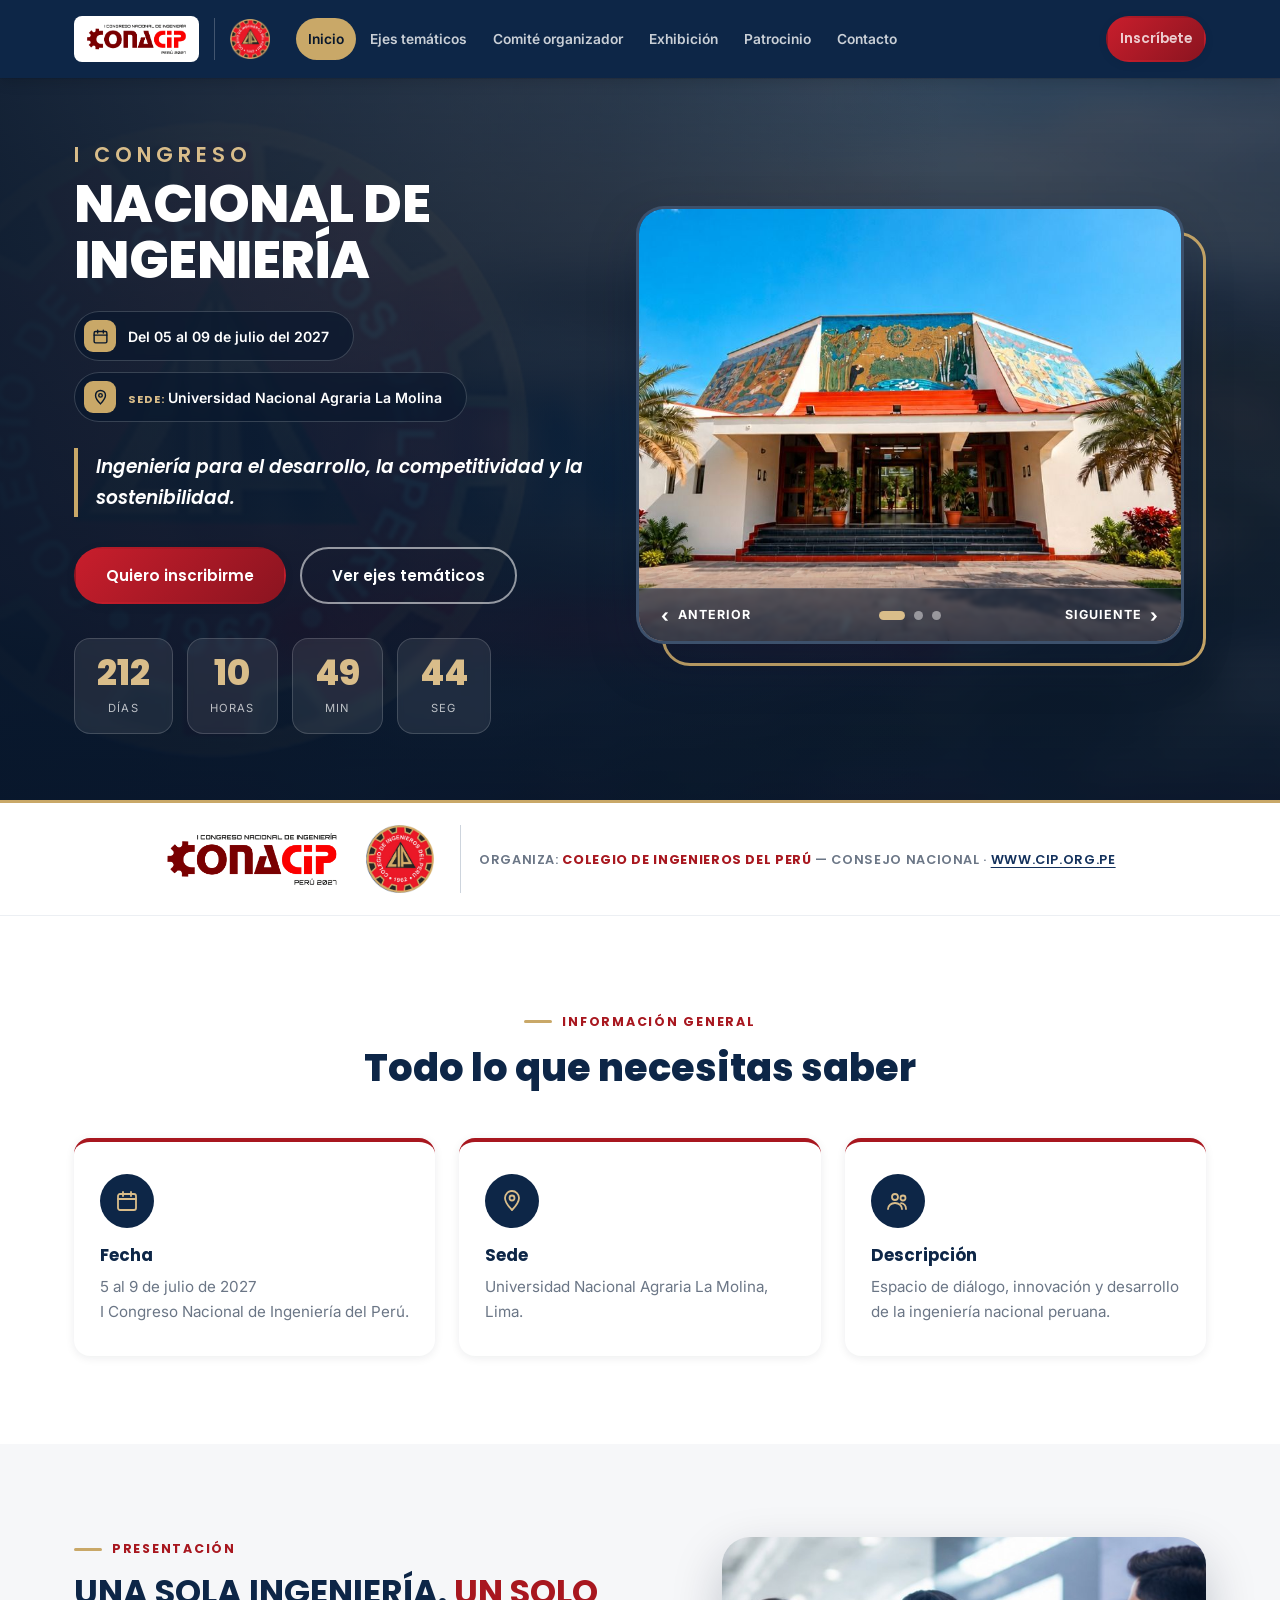
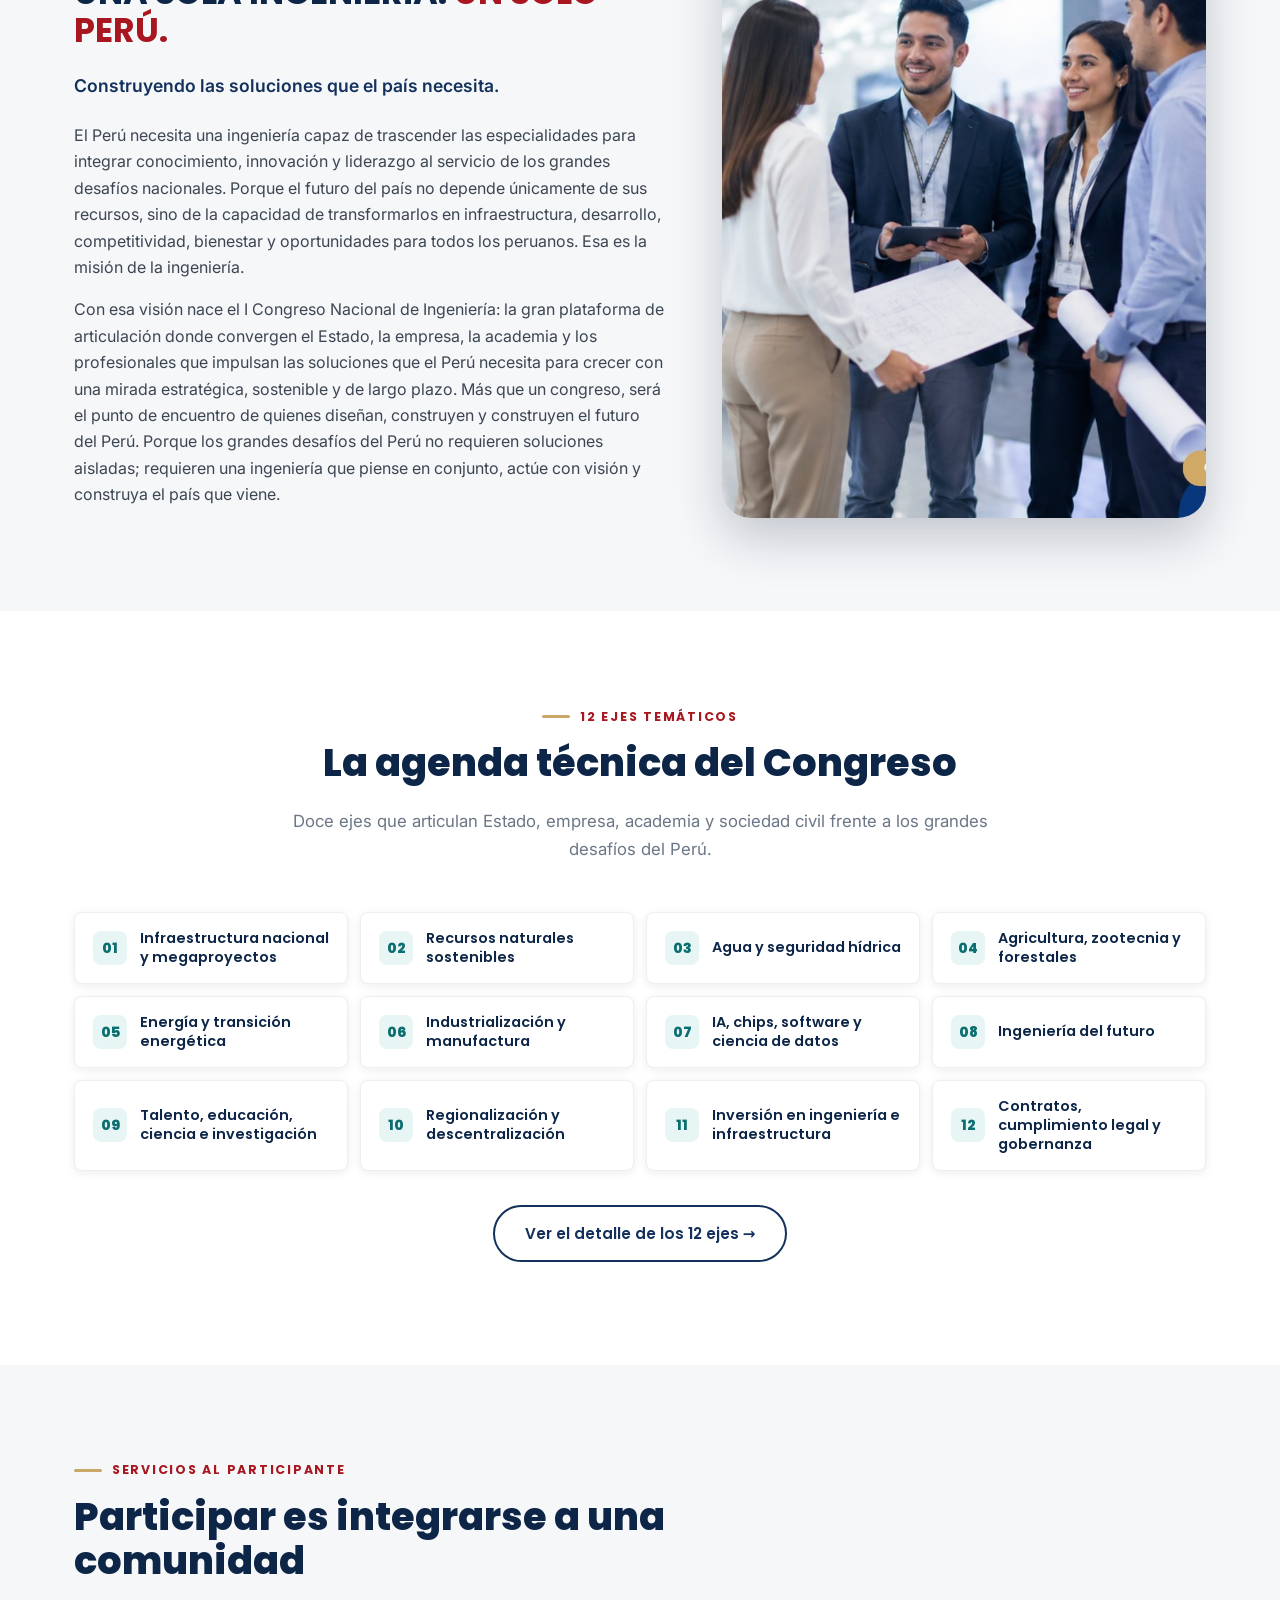
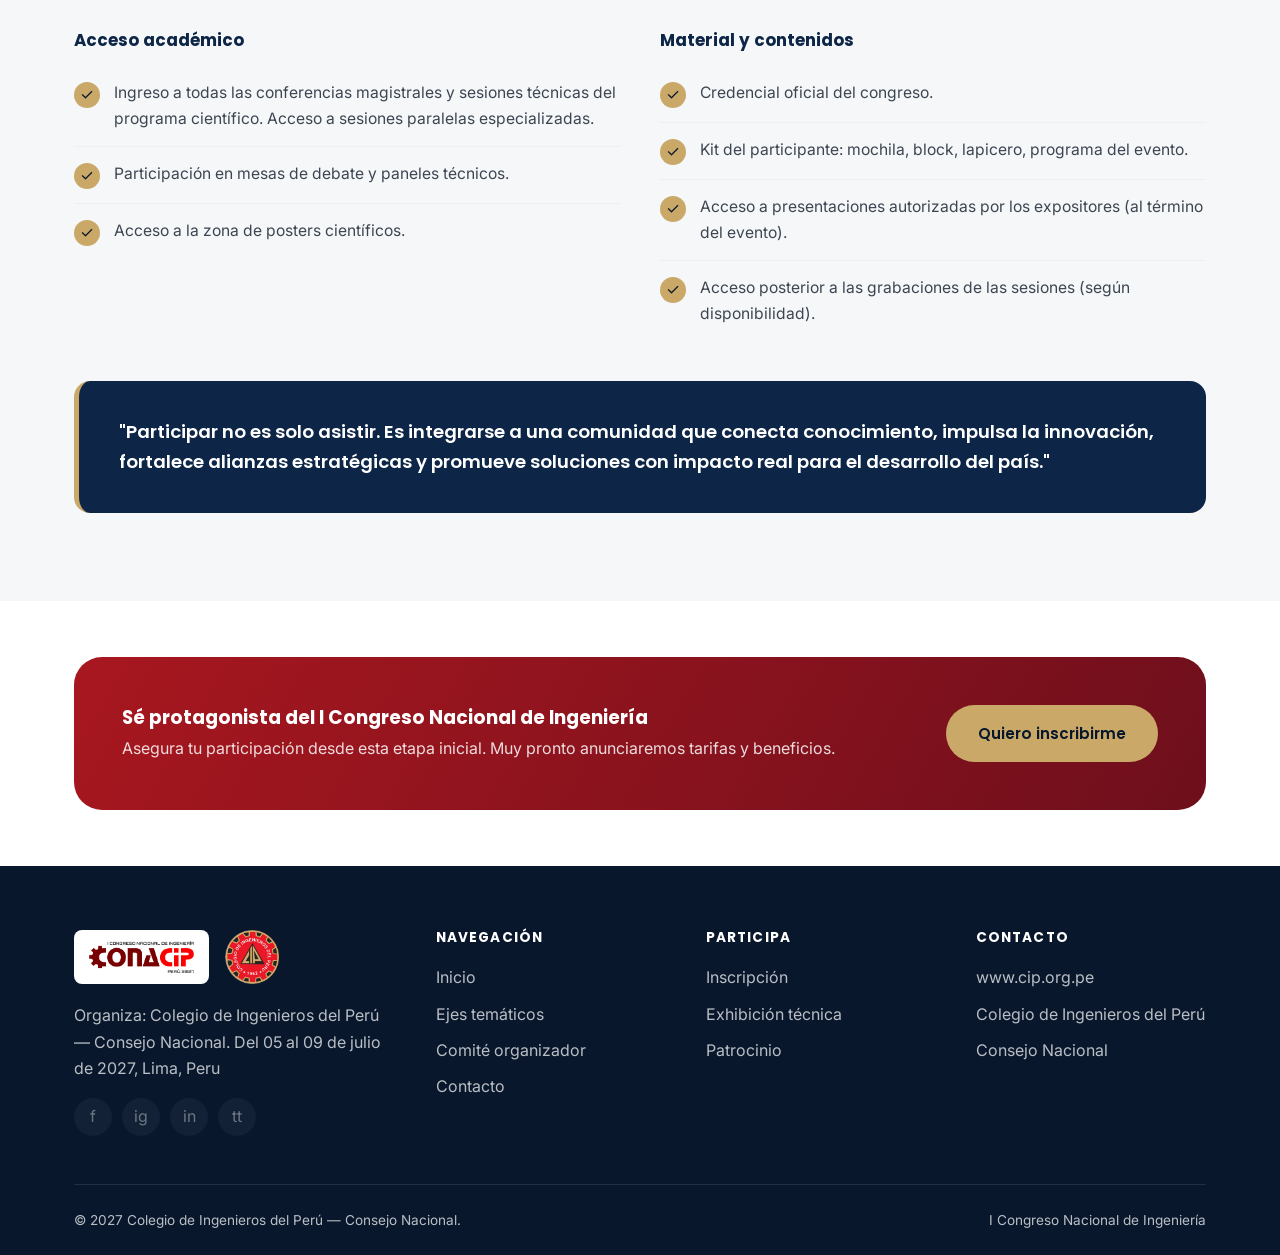
<file: index.html>
<!DOCTYPE html>
<html lang="es">
<head>
<meta charset="UTF-8">
<meta name="viewport" content="width=device-width, initial-scale=1.0">
<title>I Congreso Nacional de Ingeniería 2027 — CIP Consejo Nacional (Propuesta 3)</title>
<meta name="description" content="I Congreso Nacional de Ingeniería, organizado por el Colegio de Ingenieros del Perú - Consejo Nacional. Del 05 al 09 de julio de 2027, Lima, Peru">
<link rel="preconnect" href="https://fonts.googleapis.com">
<link rel="preconnect" href="https://fonts.gstatic.com" crossorigin>
<link href="https://fonts.googleapis.com/css2?family=Inter:wght@400;500;600;700&family=Poppins:wght@600;700;800&display=swap" rel="stylesheet">
<link rel="stylesheet" href="css/styles.css">
<link rel="stylesheet" href="css/styles-v3.css">
<script>
/* Habilita la aparicion al hacer scroll antes del primer pintado, para que el
   contenido no se vea y luego se esconda. Si js/main.js no llega a activar el
   observador, el respaldo muestra todo igualmente. */
(function () {
  var d = document.documentElement;
  d.classList.add("reveal-on");
  setTimeout(function () {
    if (!d.classList.contains("reveal-ready")) d.classList.remove("reveal-on");
  }, 2500);
})();
</script>
</head>
<body class="v3">

<header class="site-header">
  <div class="container">
    <a href="index.html" class="brand-lockup" aria-label="I Congreso Nacional de Ingeniería — Colegio de Ingenieros del Perú">
      <span class="plate"><img src="assets/img/logo-conacip.png" alt="I Congreso Nacional de Ingeniería — CONACIP Perú 2027"></span>
      <span class="rule" aria-hidden="true"></span>
      <img src="assets/img/logo-cip-seal.png" alt="Colegio de Ingenieros del Perú" class="seal">
    </a>
    <nav class="nav">
      <a href="index.html" class="active">Inicio</a>
      <a href="ejes-tematicos.html">Ejes temáticos</a>
      <a href="comite-organizador.html">Comité organizador</a>
      <a href="exhibicion.html">Exhibición</a>
      <a href="patrocinio.html">Patrocinio</a>
      <a href="contacto.html">Contacto</a>
      <a href="inscripcion.html" class="btn btn-primary nav-cta">Inscríbete</a>
    </nav>
    <button class="nav-toggle" aria-label="Abrir menú" aria-expanded="false">
      <span></span><span></span><span></span>
    </button>
  </div>
</header>

<section class="hero-v3">
  <div class="container">
    <div class="hero-v3-grid">
      <div class="hero-v3-content">
        <p class="kicker">I Congreso</p>
        <h1>Nacional de Ingeniería</h1>

        <div class="hero-v3-meta">
          <span class="chip-v3">
            <span class="ic" aria-hidden="true">
              <svg width="17" height="17" viewBox="0 0 24 24" fill="none" stroke="currentColor" stroke-width="2" stroke-linecap="round" stroke-linejoin="round"><rect x="3" y="5" width="18" height="16" rx="2"/><path d="M16 3v4M8 3v4M3 10h18"/></svg>
            </span>
            Del 05 al 09 de julio del 2027
          </span>
          <span class="chip-v3">
            <span class="ic" aria-hidden="true">
              <svg width="17" height="17" viewBox="0 0 24 24" fill="none" stroke="currentColor" stroke-width="2" stroke-linecap="round" stroke-linejoin="round"><path d="M12 21s7-7.2 7-12a7 7 0 1 0-14 0c0 4.8 7 12 7 12z"/><circle cx="12" cy="9" r="2.5"/></svg>
            </span>
            <span><span class="lbl">Sede:</span>Universidad Nacional Agraria La Molina</span>
          </span>
        </div>

        <p class="hero-v3-tagline">Ingeniería para el desarrollo, la competitividad y la sostenibilidad.</p>

        <div class="hero-actions">
          <a href="inscripcion.html" class="btn btn-primary">Quiero inscribirme</a>
          <a href="ejes-tematicos.html" class="btn btn-outline">Ver ejes temáticos</a>
        </div>

        <div class="countdown" data-countdown aria-label="Cuenta regresiva al 5 de julio de 2027">
          <div class="unit"><span class="num" data-days>00</span><span class="label">Días</span></div>
          <div class="unit"><span class="num" data-hours>00</span><span class="label">Horas</span></div>
          <div class="unit"><span class="num" data-minutes>00</span><span class="label">Min</span></div>
          <div class="unit"><span class="num" data-seconds>00</span><span class="label">Seg</span></div>
        </div>
      </div>

      <div class="hero-v3-visual">
        <span class="accent" aria-hidden="true"></span>
        <!-- Carrusel del hero: las imágenes se alternan solas cada 5 s.
             Para cambiarlas, agrega o quita <img> aquí; los puntos de
             navegación se generan solos según cuántas haya.
             La primera debe llevar class="is-active". -->
        <div class="frame hero-carousel" data-carousel
             aria-roledescription="carrusel"
             aria-label="Imágenes del I Congreso Nacional de Ingeniería">
          <img class="is-active" fetchpriority="high"
               src="assets/img/photo-sede-unalm.jpg"
               alt="Universidad Nacional Agraria La Molina, sede del Congreso">
          <img src="assets/img/photo-unalm-puerta.jpg" style="object-position: center"
               alt="Puerta principal de la Universidad Nacional Agraria La Molina">
          <img src="assets/img/photo-unalm-auditorio.jpg" style="object-position: center"
               alt="Auditorio de la Universidad Nacional Agraria La Molina lleno de asistentes">
        </div>
      </div>
    </div>
  </div>
</section>

<div class="organiza-strip">
  <div class="container">
    <span class="marks">
      <img src="assets/img/logo-conacip.png" alt="CONACIP Perú 2027" class="logo-event">
      <img src="assets/img/logo-cip-seal.png" alt="Sello del Colegio de Ingenieros del Perú" class="seal">
    </span>
    <p>Organiza: <strong>Colegio de Ingenieros del Perú</strong> — Consejo Nacional · <a href="https://www.cip.org.pe" target="_blank" rel="noopener">www.cip.org.pe</a></p>
  </div>
</div>

<!-- Franja de auspiciadores oculta por ahora; para mostrarla de nuevo,
     quita "hidden". -->
<div class="sponsor-strip" hidden>
  <div class="container">
    <span class="tag">Auspiciadores y aliados</span>
    <!-- Cinta giratoria de logos. js/main.js duplica los elementos las veces
         necesarias para que el giro no tenga cortes y calcula la duracion
         segun el ancho, para que siempre avance a la misma velocidad.
         Para poner un logo real: <span class="slot"><img src="..." alt="Nombre"></span> -->
    <div class="sponsor-marquee" data-marquee aria-label="Auspiciadores y aliados del Congreso">
      <div class="sponsor-slots">
        <span class="slot">Logo por confirmar</span>
        <span class="slot">Logo por confirmar</span>
        <span class="slot">Logo por confirmar</span>
        <span class="slot">Logo por confirmar</span>
        <span class="slot">Logo por confirmar</span>
        <span class="slot">Logo por confirmar</span>
      </div>
    </div>
  </div>
</div>

<section>
  <div class="container">
    <div class="section-head center">
      <span class="eyebrow" style="justify-content:center">Información general</span>
      <h2>Todo lo que necesitas saber</h2>
    </div>
    <div class="info-grid">
      <div class="info-card">
        <div class="icon">
          <svg width="24" height="24" viewBox="0 0 24 24" fill="none" stroke="currentColor" stroke-width="1.8" stroke-linecap="round" stroke-linejoin="round"><rect x="3" y="5" width="18" height="16" rx="2"/><path d="M16 3v4M8 3v4M3 10h18"/></svg>
        </div>
        <h3>Fecha</h3>
        <p>5 al 9 de julio de 2027<br>I Congreso Nacional de Ingeniería del Perú.</p>
      </div>
      <div class="info-card">
        <div class="icon">
          <svg width="24" height="24" viewBox="0 0 24 24" fill="none" stroke="currentColor" stroke-width="1.8" stroke-linecap="round" stroke-linejoin="round"><path d="M12 21s7-7.2 7-12a7 7 0 1 0-14 0c0 4.8 7 12 7 12z"/><circle cx="12" cy="9" r="2.5"/></svg>
        </div>
        <h3>Sede</h3>
        <p>Universidad Nacional Agraria La Molina, Lima.</p>
      </div>
      <div class="info-card">
        <div class="icon">
          <svg width="24" height="24" viewBox="0 0 24 24" fill="none" stroke="currentColor" stroke-width="1.8" stroke-linecap="round" stroke-linejoin="round"><circle cx="9" cy="8" r="3"/><path d="M2 20c0-3.3 3.1-6 7-6s7 2.7 7 6"/><circle cx="17" cy="9" r="2.5"/><path d="M15 14.2c2.9.5 5 2.7 5 5.8"/></svg>
        </div>
        <h3>Descripción</h3>
        <p>Espacio de diálogo, innovación y desarrollo de la ingeniería nacional peruana.</p>
      </div>
    </div>
  </div>
</section>

<section class="bg-gray">
  <div class="container">
    <div class="manifesto">
      <div class="manifesto-text">
        <span class="eyebrow">Presentación</span>
        <h2>UNA SOLA INGENIERÍA. <em>UN SOLO PERÚ.</em></h2>
        <p class="sub">Construyendo las soluciones que el país necesita.</p>
        <p>El Perú necesita una ingeniería capaz de trascender las especialidades para integrar conocimiento, innovación y liderazgo al servicio de los grandes desafíos nacionales. Porque el futuro del país no depende únicamente de sus recursos, sino de la capacidad de transformarlos en infraestructura, desarrollo, competitividad, bienestar y oportunidades para todos los peruanos. Esa es la misión de la ingeniería.</p>
        <p>Con esa visión nace el I Congreso Nacional de Ingeniería: la gran plataforma de articulación donde convergen el Estado, la empresa, la academia y los profesionales que impulsan las soluciones que el Perú necesita para crecer con una mirada estratégica, sostenible y de largo plazo. Más que un congreso, será el punto de encuentro de quienes diseñan, construyen y construyen el futuro del Perú. Porque los grandes desafíos del Perú no requieren soluciones aisladas; requieren una ingeniería que piense en conjunto, actúe con visión y construya el país que viene.</p>
      </div>
      <div class="manifesto-photo">
        <img src="assets/img/photo-comite.jpg" alt="Profesionales de la ingeniería revisando planos">
      </div>
    </div>
  </div>
</section>

<section>
  <div class="container">
    <div class="section-head center">
      <span class="eyebrow" style="justify-content:center">12 ejes temáticos</span>
      <h2>La agenda técnica del Congreso</h2>
      <p>Doce ejes que articulan Estado, empresa, academia y sociedad civil frente a los grandes desafíos del Perú.</p>
    </div>

    <!-- Se arma desde js/ejes-data.js; comparte datos con ejes-tematicos.html -->
    <div class="ejes-mini" id="ejes-mini"></div>

    <p class="ejes-note"><a href="ejes-tematicos.html" class="btn btn-outline-navy">Ver el detalle de los 12 ejes →</a></p>
  </div>
</section>

<section class="bg-gray">
  <div class="container">
    <div class="section-head">
      <span class="eyebrow">Servicios al participante</span>
      <h2>Participar es integrarse a una comunidad</h2>
    </div>
    <div class="services-grid">
      <div>
        <h3 style="font-size:1.05rem;margin-bottom:16px;">Acceso académico</h3>
        <ul class="service-list">
          <li><span class="check">✓</span>Ingreso a todas las conferencias magistrales y sesiones técnicas del programa científico. Acceso a sesiones paralelas especializadas.</li>
          <li><span class="check">✓</span>Participación en mesas de debate y paneles técnicos.</li>
          <li><span class="check">✓</span>Acceso a la zona de posters científicos.</li>
        </ul>
      </div>
      <div>
        <h3 style="font-size:1.05rem;margin-bottom:16px;">Material y contenidos</h3>
        <ul class="service-list">
          <li><span class="check">✓</span>Credencial oficial del congreso.</li>
          <li><span class="check">✓</span>Kit del participante: mochila, block, lapicero, programa del evento.</li>
          <li><span class="check">✓</span>Acceso a presentaciones autorizadas por los expositores (al término del evento).</li>
          <li><span class="check">✓</span>Acceso posterior a las grabaciones de las sesiones (según disponibilidad).</li>
        </ul>
      </div>
    </div>
    <div class="closing-quote">
      "Participar no es solo asistir. Es integrarse a una comunidad que conecta conocimiento, impulsa la innovación, fortalece alianzas estratégicas y promueve soluciones con impacto real para el desarrollo del país."
    </div>
  </div>
</section>

<section class="tight">
  <div class="container">
    <div class="cta-banner">
      <div>
        <h3>Sé protagonista del I Congreso Nacional de Ingeniería</h3>
        <p>Asegura tu participación desde esta etapa inicial. Muy pronto anunciaremos tarifas y beneficios.</p>
      </div>
      <a href="inscripcion.html" class="btn btn-gold">Quiero inscribirme</a>
    </div>
  </div>
</section>

<footer class="site-footer">
  <div class="container">
    <div class="footer-grid">
      <div class="footer-col">
        <div class="footer-brand">
          <span class="mark-badge"><img src="assets/img/logo-conacip.png" alt="I Congreso Nacional de Ingeniería"></span>
          <img src="assets/img/logo-cip-seal.png" alt="Colegio de Ingenieros del Perú" class="seal">
        </div>
        <p>Organiza: Colegio de Ingenieros del Perú — Consejo Nacional. Del 05 al 09 de julio de 2027, Lima, Peru</p>
        <div class="footer-social">
          <a href="#" aria-label="Facebook (próximamente)" title="Próximamente">f</a>
          <a href="#" aria-label="Instagram (próximamente)" title="Próximamente">ig</a>
          <a href="#" aria-label="LinkedIn (próximamente)" title="Próximamente">in</a>
          <a href="#" aria-label="TikTok (próximamente)" title="Próximamente">tt</a>
        </div>
      </div>
      <div class="footer-col">
        <h4>Navegación</h4>
        <ul>
          <li><a href="index.html">Inicio</a></li>
          <li><a href="ejes-tematicos.html">Ejes temáticos</a></li>
          <li><a href="comite-organizador.html">Comité organizador</a></li>
          <li><a href="contacto.html">Contacto</a></li>
        </ul>
      </div>
      <div class="footer-col">
        <h4>Participa</h4>
        <ul>
          <li><a href="inscripcion.html">Inscripción</a></li>
          <li><a href="exhibicion.html">Exhibición técnica</a></li>
          <li><a href="patrocinio.html">Patrocinio</a></li>
        </ul>
      </div>
      <div class="footer-col">
        <h4>Contacto</h4>
        <ul>
          <li><a href="https://www.cip.org.pe" target="_blank" rel="noopener">www.cip.org.pe</a></li>
          <li>Colegio de Ingenieros del Perú</li>
          <li>Consejo Nacional</li>
        </ul>
      </div>
    </div>
    <div class="footer-bottom">
      <span>© 2027 Colegio de Ingenieros del Perú — Consejo Nacional.</span>
      <span>I Congreso Nacional de Ingeniería</span>
    </div>
  </div>
</footer>

<script src="js/main.js"></script>
<script src="js/ejes-data.js"></script>
<script src="js/ejes.js"></script>
</body>
</html>
</file>
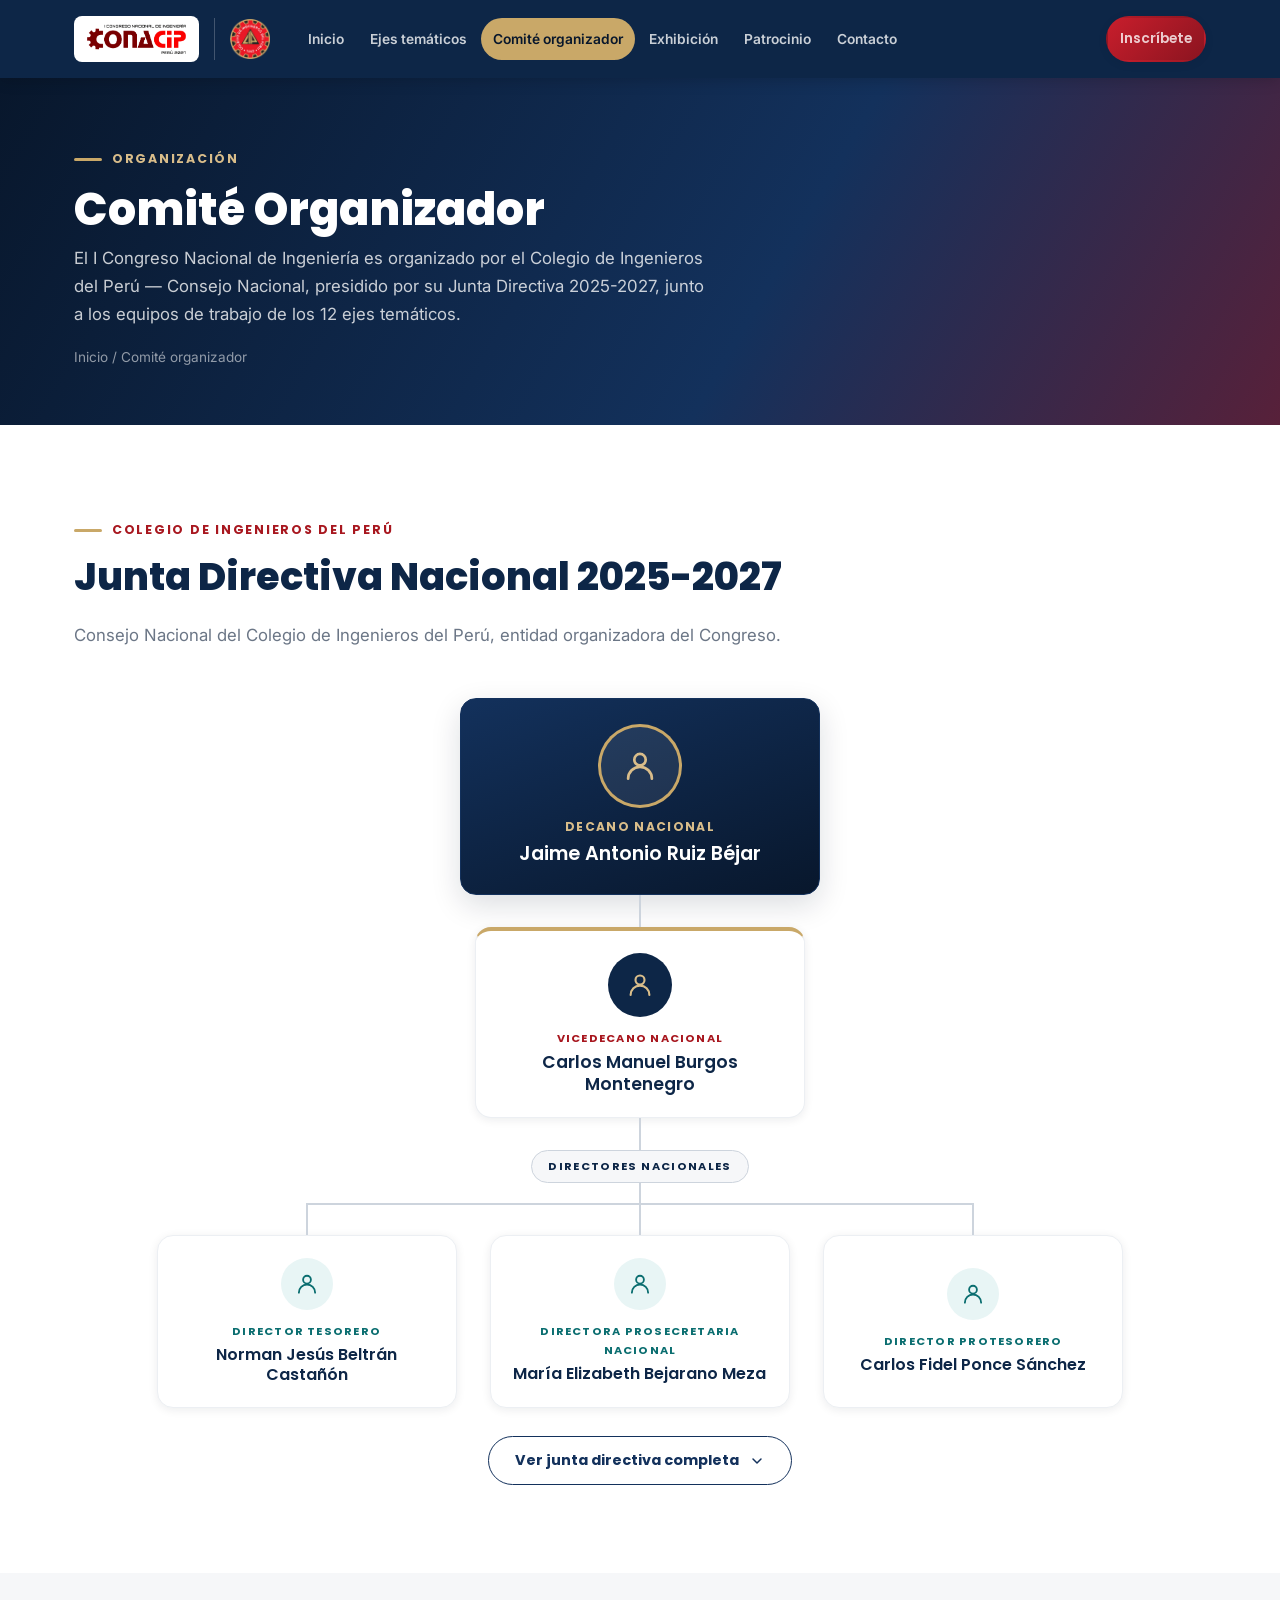
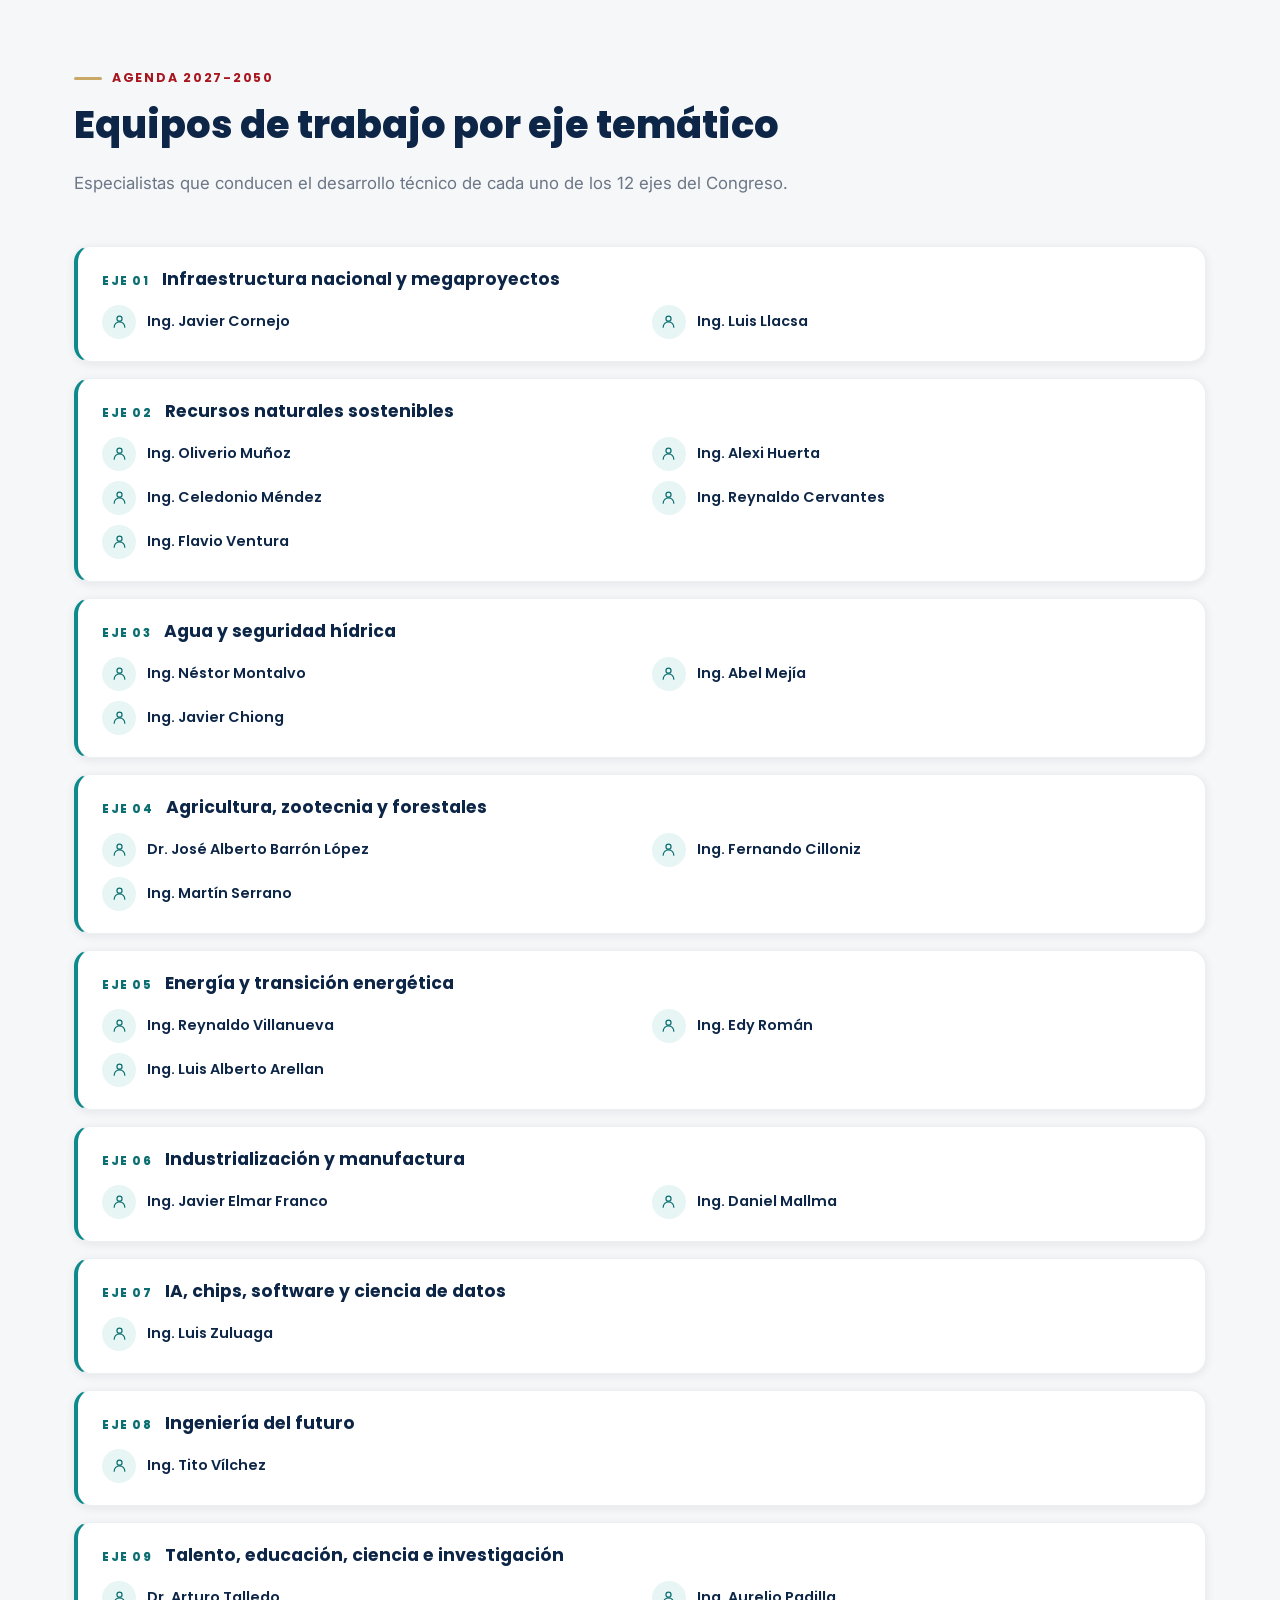
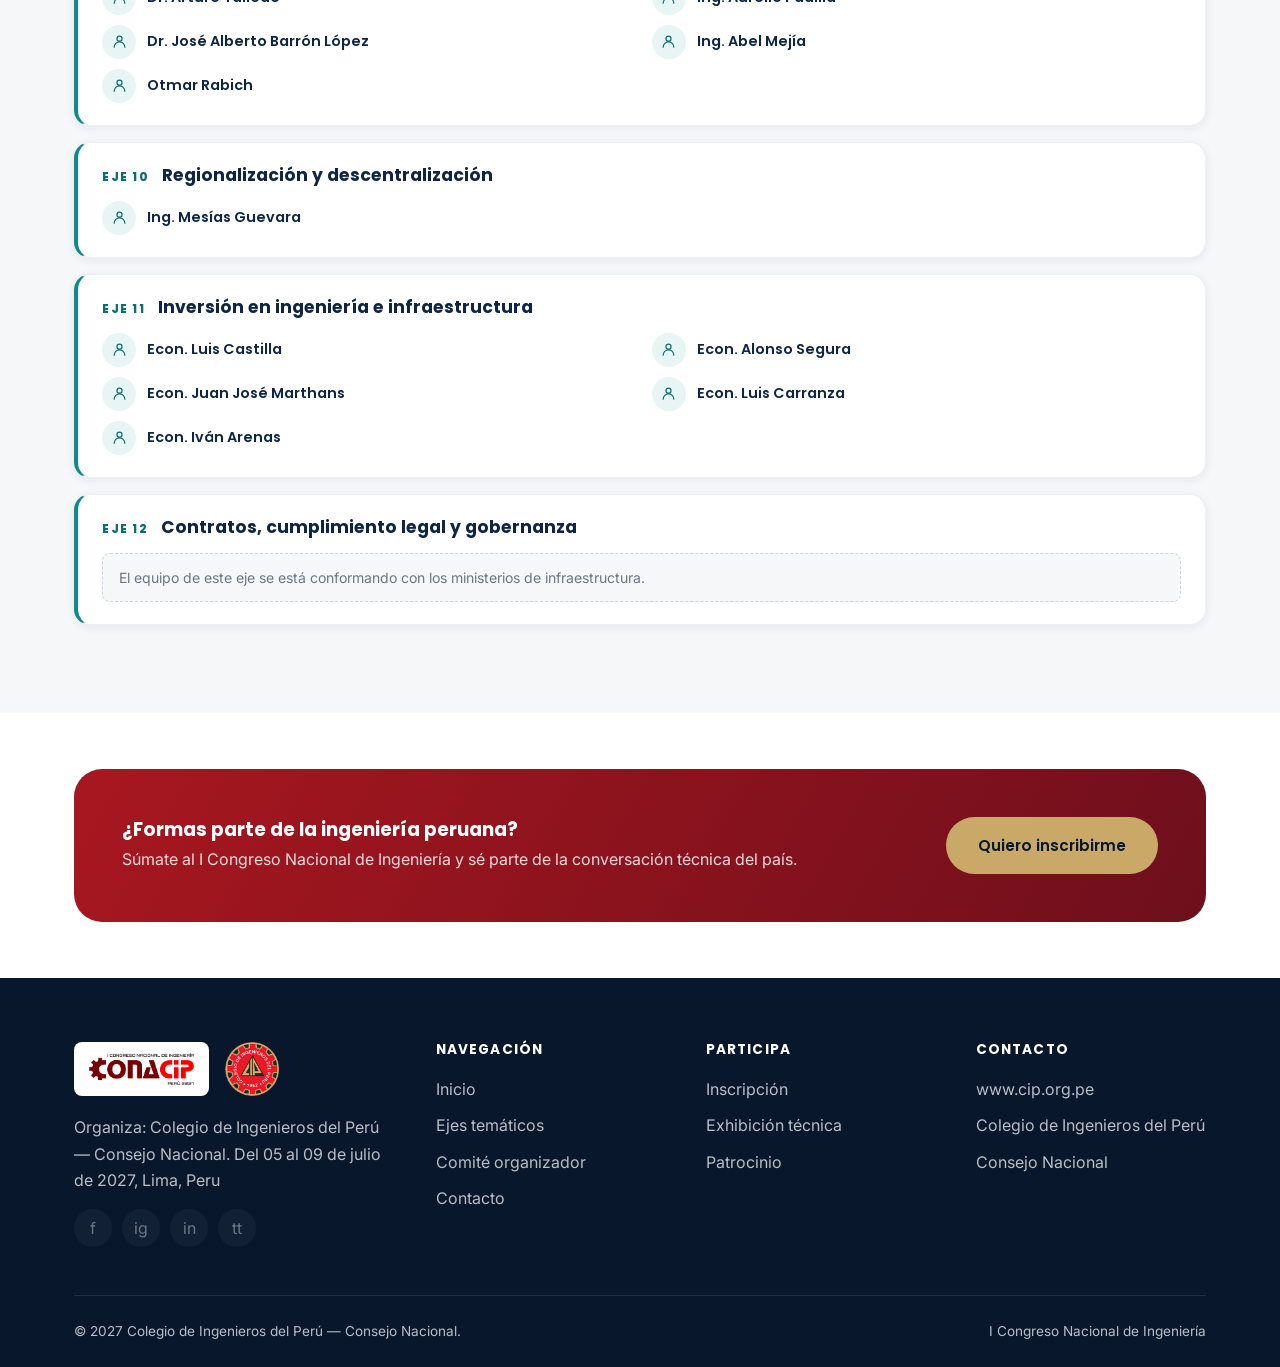
<file: comite-organizador.html>
<!DOCTYPE html>
<html lang="es">
<head>
<meta charset="UTF-8">
<meta name="viewport" content="width=device-width, initial-scale=1.0">
<title>Comité Organizador — I Congreso Nacional de Ingeniería 2027</title>
<meta name="description" content="Comité Organizador del I Congreso Nacional de Ingeniería: Junta Directiva 2025-2027 del Colegio de Ingenieros del Perú y equipos de trabajo de los 12 ejes temáticos.">
<link rel="preconnect" href="https://fonts.googleapis.com">
<link rel="preconnect" href="https://fonts.gstatic.com" crossorigin>
<link href="https://fonts.googleapis.com/css2?family=Inter:wght@400;500;600;700&family=Poppins:wght@600;700;800&display=swap" rel="stylesheet">
<link rel="stylesheet" href="css/styles.css">
<link rel="stylesheet" href="css/styles-v3.css">
<script>
/* Habilita la aparicion al hacer scroll antes del primer pintado, para que el
   contenido no se vea y luego se esconda. Si js/main.js no llega a activar el
   observador, el respaldo muestra todo igualmente. */
(function () {
  var d = document.documentElement;
  d.classList.add("reveal-on");
  setTimeout(function () {
    if (!d.classList.contains("reveal-ready")) d.classList.remove("reveal-on");
  }, 2500);
})();
</script>
</head>
<body class="v3">

<header class="site-header">
  <div class="container">
    <a href="index.html" class="brand-lockup" aria-label="I Congreso Nacional de Ingeniería — Colegio de Ingenieros del Perú">
      <span class="plate"><img src="assets/img/logo-conacip.png" alt="I Congreso Nacional de Ingeniería — CONACIP Perú 2027"></span>
      <span class="rule" aria-hidden="true"></span>
      <img src="assets/img/logo-cip-seal.png" alt="Colegio de Ingenieros del Perú" class="seal">
    </a>
    <nav class="nav">
      <a href="index.html">Inicio</a>
      <a href="ejes-tematicos.html">Ejes temáticos</a>
      <a href="comite-organizador.html" class="active">Comité organizador</a>
      <a href="exhibicion.html">Exhibición</a>
      <a href="patrocinio.html">Patrocinio</a>
      <a href="contacto.html">Contacto</a>
      <a href="inscripcion.html" class="btn btn-primary nav-cta">Inscríbete</a>
    </nav>
    <button class="nav-toggle" aria-label="Abrir menú" aria-expanded="false">
      <span></span><span></span><span></span>
    </button>
  </div>
</header>

<div class="page-header">
  <div class="container">
    <span class="eyebrow">Organización</span>
    <h1>Comité Organizador</h1>
    <p>El I Congreso Nacional de Ingeniería es organizado por el Colegio de Ingenieros del Perú — Consejo Nacional, presidido por su Junta Directiva 2025-2027, junto a los equipos de trabajo de los 12 ejes temáticos.</p>
    <p class="crumb"><a href="index.html">Inicio</a> / Comité organizador</p>
  </div>
</div>

<section>
  <div class="container">
    <div class="section-head">
      <span class="eyebrow">Colegio de Ingenieros del Perú</span>
      <h2>Junta Directiva Nacional 2025-2027</h2>
      <p>Consejo Nacional del Colegio de Ingenieros del Perú, entidad organizadora del Congreso.</p>
    </div>

    <!-- Junta Directiva Nacional en forma de organigrama:
         Decano > Vicedecano > Directores -->
    <div class="organigrama" role="list" aria-label="Organigrama de la Junta Directiva Nacional">
      <div class="org-nivel org-nivel-1" role="listitem">
        <div class="persona org-nodo org-decano">
          <span class="avatar"><svg viewBox="0 0 24 24" fill="none" stroke="currentColor" stroke-width="1.7" stroke-linecap="round" stroke-linejoin="round" aria-hidden="true"><circle cx="12" cy="8" r="3.6"/><path d="M4.5 20a7.5 7.5 0 0 1 15 0"/></svg></span>
          <div class="persona-datos">
            <span class="persona-cargo">Decano Nacional</span>
            <span class="persona-nombre">Jaime Antonio Ruiz Béjar</span>
          </div>
        </div>
      </div>

      <div class="org-nivel org-nivel-2" role="listitem">
        <div class="persona org-nodo org-vice">
          <span class="avatar"><svg viewBox="0 0 24 24" fill="none" stroke="currentColor" stroke-width="1.7" stroke-linecap="round" stroke-linejoin="round" aria-hidden="true"><circle cx="12" cy="8" r="3.6"/><path d="M4.5 20a7.5 7.5 0 0 1 15 0"/></svg></span>
          <div class="persona-datos">
            <span class="persona-cargo">Vicedecano Nacional</span>
            <span class="persona-nombre">Carlos Manuel Burgos Montenegro</span>
          </div>
        </div>
      </div>

      <div class="org-nivel org-nivel-3" role="listitem">
        <span class="org-etiqueta">Directores Nacionales</span>
        <div class="org-ramas">
          <div class="org-rama">
            <div class="persona org-nodo">
              <span class="avatar"><svg viewBox="0 0 24 24" fill="none" stroke="currentColor" stroke-width="1.7" stroke-linecap="round" stroke-linejoin="round" aria-hidden="true"><circle cx="12" cy="8" r="3.6"/><path d="M4.5 20a7.5 7.5 0 0 1 15 0"/></svg></span>
              <div class="persona-datos">
                <span class="persona-cargo">Director Tesorero</span>
                <span class="persona-nombre">Norman Jesús Beltrán Castañón</span>
              </div>
            </div>
          </div>
          <div class="org-rama">
            <div class="persona org-nodo">
              <span class="avatar"><svg viewBox="0 0 24 24" fill="none" stroke="currentColor" stroke-width="1.7" stroke-linecap="round" stroke-linejoin="round" aria-hidden="true"><circle cx="12" cy="8" r="3.6"/><path d="M4.5 20a7.5 7.5 0 0 1 15 0"/></svg></span>
              <div class="persona-datos">
                <span class="persona-cargo">Directora Prosecretaria Nacional</span>
                <span class="persona-nombre">María Elizabeth Bejarano Meza</span>
              </div>
            </div>
          </div>
          <div class="org-rama">
            <div class="persona org-nodo">
              <span class="avatar"><svg viewBox="0 0 24 24" fill="none" stroke="currentColor" stroke-width="1.7" stroke-linecap="round" stroke-linejoin="round" aria-hidden="true"><circle cx="12" cy="8" r="3.6"/><path d="M4.5 20a7.5 7.5 0 0 1 15 0"/></svg></span>
              <div class="persona-datos">
                <span class="persona-cargo">Director Protesorero</span>
                <span class="persona-nombre">Carlos Fidel Ponce Sánchez</span>
              </div>
            </div>
          </div>
        </div>
      </div>
    </div>

    <div class="ver-completo">
      <!-- El panel de abajo empieza abierto; js/main.js lo cierra al cargar.
           Asi, si el JavaScript falla, la informacion sigue estando visible. -->
      <button type="button" class="btn-ver" data-ver-completo
              aria-expanded="true" aria-controls="junta-completa">
        <span>Ver junta directiva completa</span>
        <svg viewBox="0 0 24 24" fill="none" stroke="currentColor" stroke-width="2.2"
             stroke-linecap="round" stroke-linejoin="round" aria-hidden="true">
          <path d="M6 9l6 6 6-6"/>
        </svg>
      </button>
    </div>

    <div class="panel-junta" id="junta-completa">
      <div class="bloque">
        <h3>Past Decana Nacional</h3>
        <div class="personas">
          <div class="persona">
            <span class="avatar"><svg viewBox="0 0 24 24" fill="none" stroke="currentColor" stroke-width="1.7" stroke-linecap="round" stroke-linejoin="round" aria-hidden="true"><circle cx="12" cy="8" r="3.6"/><path d="M4.5 20a7.5 7.5 0 0 1 15 0"/></svg></span>
            <div class="persona-datos">
              <span class="persona-cargo">Past Decana Nacional</span>
              <span class="persona-nombre">María del Carmen Ponce Mejía</span>
            </div>
          </div>
        </div>
      </div>

      <div class="bloque">
        <h3>Decanos de Consejos Departamentales</h3>
        <div class="personas">
          <div class="persona">
            <span class="avatar"><svg viewBox="0 0 24 24" fill="none" stroke="currentColor" stroke-width="1.7" stroke-linecap="round" stroke-linejoin="round" aria-hidden="true"><circle cx="12" cy="8" r="3.6"/><path d="M4.5 20a7.5 7.5 0 0 1 15 0"/></svg></span>
            <div class="persona-datos">
              <span class="persona-cargo">Decano CD Amazonas</span>
              <span class="persona-nombre">Carlos Humberto Durango Guerra</span>
            </div>
          </div>
          <div class="persona">
            <span class="avatar"><svg viewBox="0 0 24 24" fill="none" stroke="currentColor" stroke-width="1.7" stroke-linecap="round" stroke-linejoin="round" aria-hidden="true"><circle cx="12" cy="8" r="3.6"/><path d="M4.5 20a7.5 7.5 0 0 1 15 0"/></svg></span>
            <div class="persona-datos">
              <span class="persona-cargo">Decano CD Apurímac</span>
              <span class="persona-nombre">William Hurtado Casaverde</span>
            </div>
          </div>
          <div class="persona">
            <span class="avatar"><svg viewBox="0 0 24 24" fill="none" stroke="currentColor" stroke-width="1.7" stroke-linecap="round" stroke-linejoin="round" aria-hidden="true"><circle cx="12" cy="8" r="3.6"/><path d="M4.5 20a7.5 7.5 0 0 1 15 0"/></svg></span>
            <div class="persona-datos">
              <span class="persona-cargo">Decano CD Huancavelica</span>
              <span class="persona-nombre">José Cayllahua Castro</span>
            </div>
          </div>
          <div class="persona">
            <span class="avatar"><svg viewBox="0 0 24 24" fill="none" stroke="currentColor" stroke-width="1.7" stroke-linecap="round" stroke-linejoin="round" aria-hidden="true"><circle cx="12" cy="8" r="3.6"/><path d="M4.5 20a7.5 7.5 0 0 1 15 0"/></svg></span>
            <div class="persona-datos">
              <span class="persona-cargo">Decano CD Huánuco</span>
              <span class="persona-nombre">Fernando Husserl Espinoza Soto</span>
            </div>
          </div>
          <div class="persona">
            <span class="avatar"><svg viewBox="0 0 24 24" fill="none" stroke="currentColor" stroke-width="1.7" stroke-linecap="round" stroke-linejoin="round" aria-hidden="true"><circle cx="12" cy="8" r="3.6"/><path d="M4.5 20a7.5 7.5 0 0 1 15 0"/></svg></span>
            <div class="persona-datos">
              <span class="persona-cargo">Decano CD Ica</span>
              <span class="persona-nombre">Ángel Rosan Huanca Borda</span>
            </div>
          </div>
          <div class="persona">
            <span class="avatar"><svg viewBox="0 0 24 24" fill="none" stroke="currentColor" stroke-width="1.7" stroke-linecap="round" stroke-linejoin="round" aria-hidden="true"><circle cx="12" cy="8" r="3.6"/><path d="M4.5 20a7.5 7.5 0 0 1 15 0"/></svg></span>
            <div class="persona-datos">
              <span class="persona-cargo">Decano CD Junín</span>
              <span class="persona-nombre">Nilo Maximino Fernández Aquino</span>
            </div>
          </div>
          <div class="persona">
            <span class="avatar"><svg viewBox="0 0 24 24" fill="none" stroke="currentColor" stroke-width="1.7" stroke-linecap="round" stroke-linejoin="round" aria-hidden="true"><circle cx="12" cy="8" r="3.6"/><path d="M4.5 20a7.5 7.5 0 0 1 15 0"/></svg></span>
            <div class="persona-datos">
              <span class="persona-cargo">Decano CD Loreto</span>
              <span class="persona-nombre">Jimmy Max Ramírez Villacorta</span>
            </div>
          </div>
          <div class="persona">
            <span class="avatar"><svg viewBox="0 0 24 24" fill="none" stroke="currentColor" stroke-width="1.7" stroke-linecap="round" stroke-linejoin="round" aria-hidden="true"><circle cx="12" cy="8" r="3.6"/><path d="M4.5 20a7.5 7.5 0 0 1 15 0"/></svg></span>
            <div class="persona-datos">
              <span class="persona-cargo">Decano CD Pasco</span>
              <span class="persona-nombre">Eduardo Juan Rojas Quispe</span>
            </div>
          </div>
          <div class="persona">
            <span class="avatar"><svg viewBox="0 0 24 24" fill="none" stroke="currentColor" stroke-width="1.7" stroke-linecap="round" stroke-linejoin="round" aria-hidden="true"><circle cx="12" cy="8" r="3.6"/><path d="M4.5 20a7.5 7.5 0 0 1 15 0"/></svg></span>
            <div class="persona-datos">
              <span class="persona-cargo">Decano CD Puno</span>
              <span class="persona-nombre">Wilhem Rogger Limachi Viamonte</span>
            </div>
          </div>
          <div class="persona">
            <span class="avatar"><svg viewBox="0 0 24 24" fill="none" stroke="currentColor" stroke-width="1.7" stroke-linecap="round" stroke-linejoin="round" aria-hidden="true"><circle cx="12" cy="8" r="3.6"/><path d="M4.5 20a7.5 7.5 0 0 1 15 0"/></svg></span>
            <div class="persona-datos">
              <span class="persona-cargo">Decano CD Tacna</span>
              <span class="persona-nombre">Rómulo Martín Chapi Riquelme</span>
            </div>
          </div>
          <div class="persona">
            <span class="avatar"><svg viewBox="0 0 24 24" fill="none" stroke="currentColor" stroke-width="1.7" stroke-linecap="round" stroke-linejoin="round" aria-hidden="true"><circle cx="12" cy="8" r="3.6"/><path d="M4.5 20a7.5 7.5 0 0 1 15 0"/></svg></span>
            <div class="persona-datos">
              <span class="persona-cargo">Decano CD Ucayali</span>
              <span class="persona-nombre">Manuel Antonio Gómez Ramírez</span>
            </div>
          </div>
        </div>
      </div>

      <p class="fuente-oficial">Relación oficial de directivos en
        <a href="https://www.cip.org.pe/directivos/" target="_blank" rel="noopener">cip.org.pe/directivos</a>.</p>
    </div>
  </div>
</section>

<section class="bg-gray">
  <div class="container">
    <div class="section-head">
      <span class="eyebrow">Agenda 2027-2050</span>
      <h2>Equipos de trabajo por eje temático</h2>
      <p>Especialistas que conducen el desarrollo técnico de cada uno de los 12 ejes del Congreso.</p>
    </div>

    <div class="equipos">
      <article class="equipo">
        <div class="equipo-head">
          <span class="equipo-num">Eje 01</span>
          <h3><a href="eje.html?eje=1">Infraestructura nacional y megaproyectos</a></h3>
        </div>
        <ul class="equipo-miembros">
          <li><span class="avatar"><svg viewBox="0 0 24 24" fill="none" stroke="currentColor" stroke-width="1.7" stroke-linecap="round" stroke-linejoin="round" aria-hidden="true"><circle cx="12" cy="8" r="3.6"/><path d="M4.5 20a7.5 7.5 0 0 1 15 0"/></svg></span><b>Ing. Javier Cornejo</b></li>
          <li><span class="avatar"><svg viewBox="0 0 24 24" fill="none" stroke="currentColor" stroke-width="1.7" stroke-linecap="round" stroke-linejoin="round" aria-hidden="true"><circle cx="12" cy="8" r="3.6"/><path d="M4.5 20a7.5 7.5 0 0 1 15 0"/></svg></span><b>Ing. Luis Llacsa</b></li>
        </ul>
      </article>
      <article class="equipo">
        <div class="equipo-head">
          <span class="equipo-num">Eje 02</span>
          <h3><a href="eje.html?eje=2">Recursos naturales sostenibles</a></h3>
        </div>
        <ul class="equipo-miembros">
          <li><span class="avatar"><svg viewBox="0 0 24 24" fill="none" stroke="currentColor" stroke-width="1.7" stroke-linecap="round" stroke-linejoin="round" aria-hidden="true"><circle cx="12" cy="8" r="3.6"/><path d="M4.5 20a7.5 7.5 0 0 1 15 0"/></svg></span><b>Ing. Oliverio Muñoz</b></li>
          <li><span class="avatar"><svg viewBox="0 0 24 24" fill="none" stroke="currentColor" stroke-width="1.7" stroke-linecap="round" stroke-linejoin="round" aria-hidden="true"><circle cx="12" cy="8" r="3.6"/><path d="M4.5 20a7.5 7.5 0 0 1 15 0"/></svg></span><b>Ing. Alexi Huerta</b></li>
          <li><span class="avatar"><svg viewBox="0 0 24 24" fill="none" stroke="currentColor" stroke-width="1.7" stroke-linecap="round" stroke-linejoin="round" aria-hidden="true"><circle cx="12" cy="8" r="3.6"/><path d="M4.5 20a7.5 7.5 0 0 1 15 0"/></svg></span><b>Ing. Celedonio Méndez</b></li>
          <li><span class="avatar"><svg viewBox="0 0 24 24" fill="none" stroke="currentColor" stroke-width="1.7" stroke-linecap="round" stroke-linejoin="round" aria-hidden="true"><circle cx="12" cy="8" r="3.6"/><path d="M4.5 20a7.5 7.5 0 0 1 15 0"/></svg></span><b>Ing. Reynaldo Cervantes</b></li>
          <li><span class="avatar"><svg viewBox="0 0 24 24" fill="none" stroke="currentColor" stroke-width="1.7" stroke-linecap="round" stroke-linejoin="round" aria-hidden="true"><circle cx="12" cy="8" r="3.6"/><path d="M4.5 20a7.5 7.5 0 0 1 15 0"/></svg></span><b>Ing. Flavio Ventura</b></li>
        </ul>
      </article>
      <article class="equipo">
        <div class="equipo-head">
          <span class="equipo-num">Eje 03</span>
          <h3><a href="eje.html?eje=3">Agua y seguridad hídrica</a></h3>
        </div>
        <ul class="equipo-miembros">
          <li><span class="avatar"><svg viewBox="0 0 24 24" fill="none" stroke="currentColor" stroke-width="1.7" stroke-linecap="round" stroke-linejoin="round" aria-hidden="true"><circle cx="12" cy="8" r="3.6"/><path d="M4.5 20a7.5 7.5 0 0 1 15 0"/></svg></span><b>Ing. Néstor Montalvo</b></li>
          <li><span class="avatar"><svg viewBox="0 0 24 24" fill="none" stroke="currentColor" stroke-width="1.7" stroke-linecap="round" stroke-linejoin="round" aria-hidden="true"><circle cx="12" cy="8" r="3.6"/><path d="M4.5 20a7.5 7.5 0 0 1 15 0"/></svg></span><b>Ing. Abel Mejía</b></li>
          <li><span class="avatar"><svg viewBox="0 0 24 24" fill="none" stroke="currentColor" stroke-width="1.7" stroke-linecap="round" stroke-linejoin="round" aria-hidden="true"><circle cx="12" cy="8" r="3.6"/><path d="M4.5 20a7.5 7.5 0 0 1 15 0"/></svg></span><b>Ing. Javier Chiong</b></li>
        </ul>
      </article>
      <article class="equipo">
        <div class="equipo-head">
          <span class="equipo-num">Eje 04</span>
          <h3><a href="eje.html?eje=4">Agricultura, zootecnia y forestales</a></h3>
        </div>
        <ul class="equipo-miembros">
          <li><span class="avatar"><svg viewBox="0 0 24 24" fill="none" stroke="currentColor" stroke-width="1.7" stroke-linecap="round" stroke-linejoin="round" aria-hidden="true"><circle cx="12" cy="8" r="3.6"/><path d="M4.5 20a7.5 7.5 0 0 1 15 0"/></svg></span><b>Dr. José Alberto Barrón López</b></li>
          <li><span class="avatar"><svg viewBox="0 0 24 24" fill="none" stroke="currentColor" stroke-width="1.7" stroke-linecap="round" stroke-linejoin="round" aria-hidden="true"><circle cx="12" cy="8" r="3.6"/><path d="M4.5 20a7.5 7.5 0 0 1 15 0"/></svg></span><b>Ing. Fernando Cilloniz</b></li>
          <li><span class="avatar"><svg viewBox="0 0 24 24" fill="none" stroke="currentColor" stroke-width="1.7" stroke-linecap="round" stroke-linejoin="round" aria-hidden="true"><circle cx="12" cy="8" r="3.6"/><path d="M4.5 20a7.5 7.5 0 0 1 15 0"/></svg></span><b>Ing. Martín Serrano</b></li>
        </ul>
      </article>
      <article class="equipo">
        <div class="equipo-head">
          <span class="equipo-num">Eje 05</span>
          <h3><a href="eje.html?eje=5">Energía y transición energética</a></h3>
        </div>
        <ul class="equipo-miembros">
          <li><span class="avatar"><svg viewBox="0 0 24 24" fill="none" stroke="currentColor" stroke-width="1.7" stroke-linecap="round" stroke-linejoin="round" aria-hidden="true"><circle cx="12" cy="8" r="3.6"/><path d="M4.5 20a7.5 7.5 0 0 1 15 0"/></svg></span><b>Ing. Reynaldo Villanueva</b></li>
          <li><span class="avatar"><svg viewBox="0 0 24 24" fill="none" stroke="currentColor" stroke-width="1.7" stroke-linecap="round" stroke-linejoin="round" aria-hidden="true"><circle cx="12" cy="8" r="3.6"/><path d="M4.5 20a7.5 7.5 0 0 1 15 0"/></svg></span><b>Ing. Edy Román</b></li>
          <li><span class="avatar"><svg viewBox="0 0 24 24" fill="none" stroke="currentColor" stroke-width="1.7" stroke-linecap="round" stroke-linejoin="round" aria-hidden="true"><circle cx="12" cy="8" r="3.6"/><path d="M4.5 20a7.5 7.5 0 0 1 15 0"/></svg></span><b>Ing. Luis Alberto Arellan</b></li>
        </ul>
      </article>
      <article class="equipo">
        <div class="equipo-head">
          <span class="equipo-num">Eje 06</span>
          <h3><a href="eje.html?eje=6">Industrialización y manufactura</a></h3>
        </div>
        <ul class="equipo-miembros">
          <li><span class="avatar"><svg viewBox="0 0 24 24" fill="none" stroke="currentColor" stroke-width="1.7" stroke-linecap="round" stroke-linejoin="round" aria-hidden="true"><circle cx="12" cy="8" r="3.6"/><path d="M4.5 20a7.5 7.5 0 0 1 15 0"/></svg></span><b>Ing. Javier Elmar Franco</b></li>
          <li><span class="avatar"><svg viewBox="0 0 24 24" fill="none" stroke="currentColor" stroke-width="1.7" stroke-linecap="round" stroke-linejoin="round" aria-hidden="true"><circle cx="12" cy="8" r="3.6"/><path d="M4.5 20a7.5 7.5 0 0 1 15 0"/></svg></span><b>Ing. Daniel Mallma</b></li>
        </ul>
      </article>
      <article class="equipo">
        <div class="equipo-head">
          <span class="equipo-num">Eje 07</span>
          <h3><a href="eje.html?eje=7">IA, chips, software y ciencia de datos</a></h3>
        </div>
        <ul class="equipo-miembros">
          <li><span class="avatar"><svg viewBox="0 0 24 24" fill="none" stroke="currentColor" stroke-width="1.7" stroke-linecap="round" stroke-linejoin="round" aria-hidden="true"><circle cx="12" cy="8" r="3.6"/><path d="M4.5 20a7.5 7.5 0 0 1 15 0"/></svg></span><b>Ing. Luis Zuluaga</b></li>
        </ul>
      </article>
      <article class="equipo">
        <div class="equipo-head">
          <span class="equipo-num">Eje 08</span>
          <h3><a href="eje.html?eje=8">Ingeniería del futuro</a></h3>
        </div>
        <ul class="equipo-miembros">
          <li><span class="avatar"><svg viewBox="0 0 24 24" fill="none" stroke="currentColor" stroke-width="1.7" stroke-linecap="round" stroke-linejoin="round" aria-hidden="true"><circle cx="12" cy="8" r="3.6"/><path d="M4.5 20a7.5 7.5 0 0 1 15 0"/></svg></span><b>Ing. Tito Vílchez</b></li>
        </ul>
      </article>
      <article class="equipo">
        <div class="equipo-head">
          <span class="equipo-num">Eje 09</span>
          <h3><a href="eje.html?eje=9">Talento, educación, ciencia e investigación</a></h3>
        </div>
        <ul class="equipo-miembros">
          <li><span class="avatar"><svg viewBox="0 0 24 24" fill="none" stroke="currentColor" stroke-width="1.7" stroke-linecap="round" stroke-linejoin="round" aria-hidden="true"><circle cx="12" cy="8" r="3.6"/><path d="M4.5 20a7.5 7.5 0 0 1 15 0"/></svg></span><b>Dr. Arturo Talledo</b></li>
          <li><span class="avatar"><svg viewBox="0 0 24 24" fill="none" stroke="currentColor" stroke-width="1.7" stroke-linecap="round" stroke-linejoin="round" aria-hidden="true"><circle cx="12" cy="8" r="3.6"/><path d="M4.5 20a7.5 7.5 0 0 1 15 0"/></svg></span><b>Ing. Aurelio Padilla</b></li>
          <li><span class="avatar"><svg viewBox="0 0 24 24" fill="none" stroke="currentColor" stroke-width="1.7" stroke-linecap="round" stroke-linejoin="round" aria-hidden="true"><circle cx="12" cy="8" r="3.6"/><path d="M4.5 20a7.5 7.5 0 0 1 15 0"/></svg></span><b>Dr. José Alberto Barrón López</b></li>
          <li><span class="avatar"><svg viewBox="0 0 24 24" fill="none" stroke="currentColor" stroke-width="1.7" stroke-linecap="round" stroke-linejoin="round" aria-hidden="true"><circle cx="12" cy="8" r="3.6"/><path d="M4.5 20a7.5 7.5 0 0 1 15 0"/></svg></span><b>Ing. Abel Mejía</b></li>
          <li><span class="avatar"><svg viewBox="0 0 24 24" fill="none" stroke="currentColor" stroke-width="1.7" stroke-linecap="round" stroke-linejoin="round" aria-hidden="true"><circle cx="12" cy="8" r="3.6"/><path d="M4.5 20a7.5 7.5 0 0 1 15 0"/></svg></span><b>Otmar Rabich</b></li>
        </ul>
      </article>
      <article class="equipo">
        <div class="equipo-head">
          <span class="equipo-num">Eje 10</span>
          <h3><a href="eje.html?eje=10">Regionalización y descentralización</a></h3>
        </div>
        <ul class="equipo-miembros">
          <li><span class="avatar"><svg viewBox="0 0 24 24" fill="none" stroke="currentColor" stroke-width="1.7" stroke-linecap="round" stroke-linejoin="round" aria-hidden="true"><circle cx="12" cy="8" r="3.6"/><path d="M4.5 20a7.5 7.5 0 0 1 15 0"/></svg></span><b>Ing. Mesías Guevara</b></li>
        </ul>
      </article>
      <article class="equipo">
        <div class="equipo-head">
          <span class="equipo-num">Eje 11</span>
          <h3><a href="eje.html?eje=11">Inversión en ingeniería e infraestructura</a></h3>
        </div>
        <ul class="equipo-miembros">
          <li><span class="avatar"><svg viewBox="0 0 24 24" fill="none" stroke="currentColor" stroke-width="1.7" stroke-linecap="round" stroke-linejoin="round" aria-hidden="true"><circle cx="12" cy="8" r="3.6"/><path d="M4.5 20a7.5 7.5 0 0 1 15 0"/></svg></span><b>Econ. Luis Castilla</b></li>
          <li><span class="avatar"><svg viewBox="0 0 24 24" fill="none" stroke="currentColor" stroke-width="1.7" stroke-linecap="round" stroke-linejoin="round" aria-hidden="true"><circle cx="12" cy="8" r="3.6"/><path d="M4.5 20a7.5 7.5 0 0 1 15 0"/></svg></span><b>Econ. Alonso Segura</b></li>
          <li><span class="avatar"><svg viewBox="0 0 24 24" fill="none" stroke="currentColor" stroke-width="1.7" stroke-linecap="round" stroke-linejoin="round" aria-hidden="true"><circle cx="12" cy="8" r="3.6"/><path d="M4.5 20a7.5 7.5 0 0 1 15 0"/></svg></span><b>Econ. Juan José Marthans</b></li>
          <li><span class="avatar"><svg viewBox="0 0 24 24" fill="none" stroke="currentColor" stroke-width="1.7" stroke-linecap="round" stroke-linejoin="round" aria-hidden="true"><circle cx="12" cy="8" r="3.6"/><path d="M4.5 20a7.5 7.5 0 0 1 15 0"/></svg></span><b>Econ. Luis Carranza</b></li>
          <li><span class="avatar"><svg viewBox="0 0 24 24" fill="none" stroke="currentColor" stroke-width="1.7" stroke-linecap="round" stroke-linejoin="round" aria-hidden="true"><circle cx="12" cy="8" r="3.6"/><path d="M4.5 20a7.5 7.5 0 0 1 15 0"/></svg></span><b>Econ. Iván Arenas</b></li>
        </ul>
      </article>
      <article class="equipo">
        <div class="equipo-head">
          <span class="equipo-num">Eje 12</span>
          <h3><a href="eje.html?eje=12">Contratos, cumplimiento legal y gobernanza</a></h3>
        </div>
        <p class="equipo-pendiente">El equipo de este eje se está conformando con los ministerios de infraestructura.</p>
      </article>
    </div>
  </div>
</section>

<section class="tight">
  <div class="container">
    <div class="cta-banner">
      <div>
        <h3>¿Formas parte de la ingeniería peruana?</h3>
        <p>Súmate al I Congreso Nacional de Ingeniería y sé parte de la conversación técnica del país.</p>
      </div>
      <a href="inscripcion.html" class="btn btn-gold">Quiero inscribirme</a>
    </div>
  </div>
</section>

<footer class="site-footer">
  <div class="container">
    <div class="footer-grid">
      <div class="footer-col">
        <div class="footer-brand">
          <span class="mark-badge"><img src="assets/img/logo-conacip.png" alt="I Congreso Nacional de Ingeniería"></span>
          <img class="seal" src="assets/img/logo-cip-seal.png" alt="Colegio de Ingenieros del Perú">
        </div>
        <p>Organiza: Colegio de Ingenieros del Perú — Consejo Nacional. Del 05 al 09 de julio de 2027, Lima, Peru</p>
        <div class="footer-social">
          <a href="#" aria-label="Facebook (próximamente)" title="Próximamente">f</a>
          <a href="#" aria-label="Instagram (próximamente)" title="Próximamente">ig</a>
          <a href="#" aria-label="LinkedIn (próximamente)" title="Próximamente">in</a>
          <a href="#" aria-label="TikTok (próximamente)" title="Próximamente">tt</a>
        </div>
      </div>
      <div class="footer-col">
        <h4>Navegación</h4>
        <ul>
          <li><a href="index.html">Inicio</a></li>
          <li><a href="ejes-tematicos.html">Ejes temáticos</a></li>
          <li><a href="comite-organizador.html">Comité organizador</a></li>
          <li><a href="contacto.html">Contacto</a></li>
        </ul>
      </div>
      <div class="footer-col">
        <h4>Participa</h4>
        <ul>
          <li><a href="inscripcion.html">Inscripción</a></li>
          <li><a href="exhibicion.html">Exhibición técnica</a></li>
          <li><a href="patrocinio.html">Patrocinio</a></li>
        </ul>
      </div>
      <div class="footer-col">
        <h4>Contacto</h4>
        <ul>
          <li><a href="https://www.cip.org.pe" target="_blank" rel="noopener">www.cip.org.pe</a></li>
          <li>Colegio de Ingenieros del Perú</li>
          <li>Consejo Nacional</li>
        </ul>
      </div>
    </div>
    <div class="footer-bottom">
      <span>© 2027 Colegio de Ingenieros del Perú — Consejo Nacional.</span>
      <span>I Congreso Nacional de Ingeniería</span>
    </div>
  </div>
</footer>

<script src="js/main.js"></script>
</body>
</html>
</file>
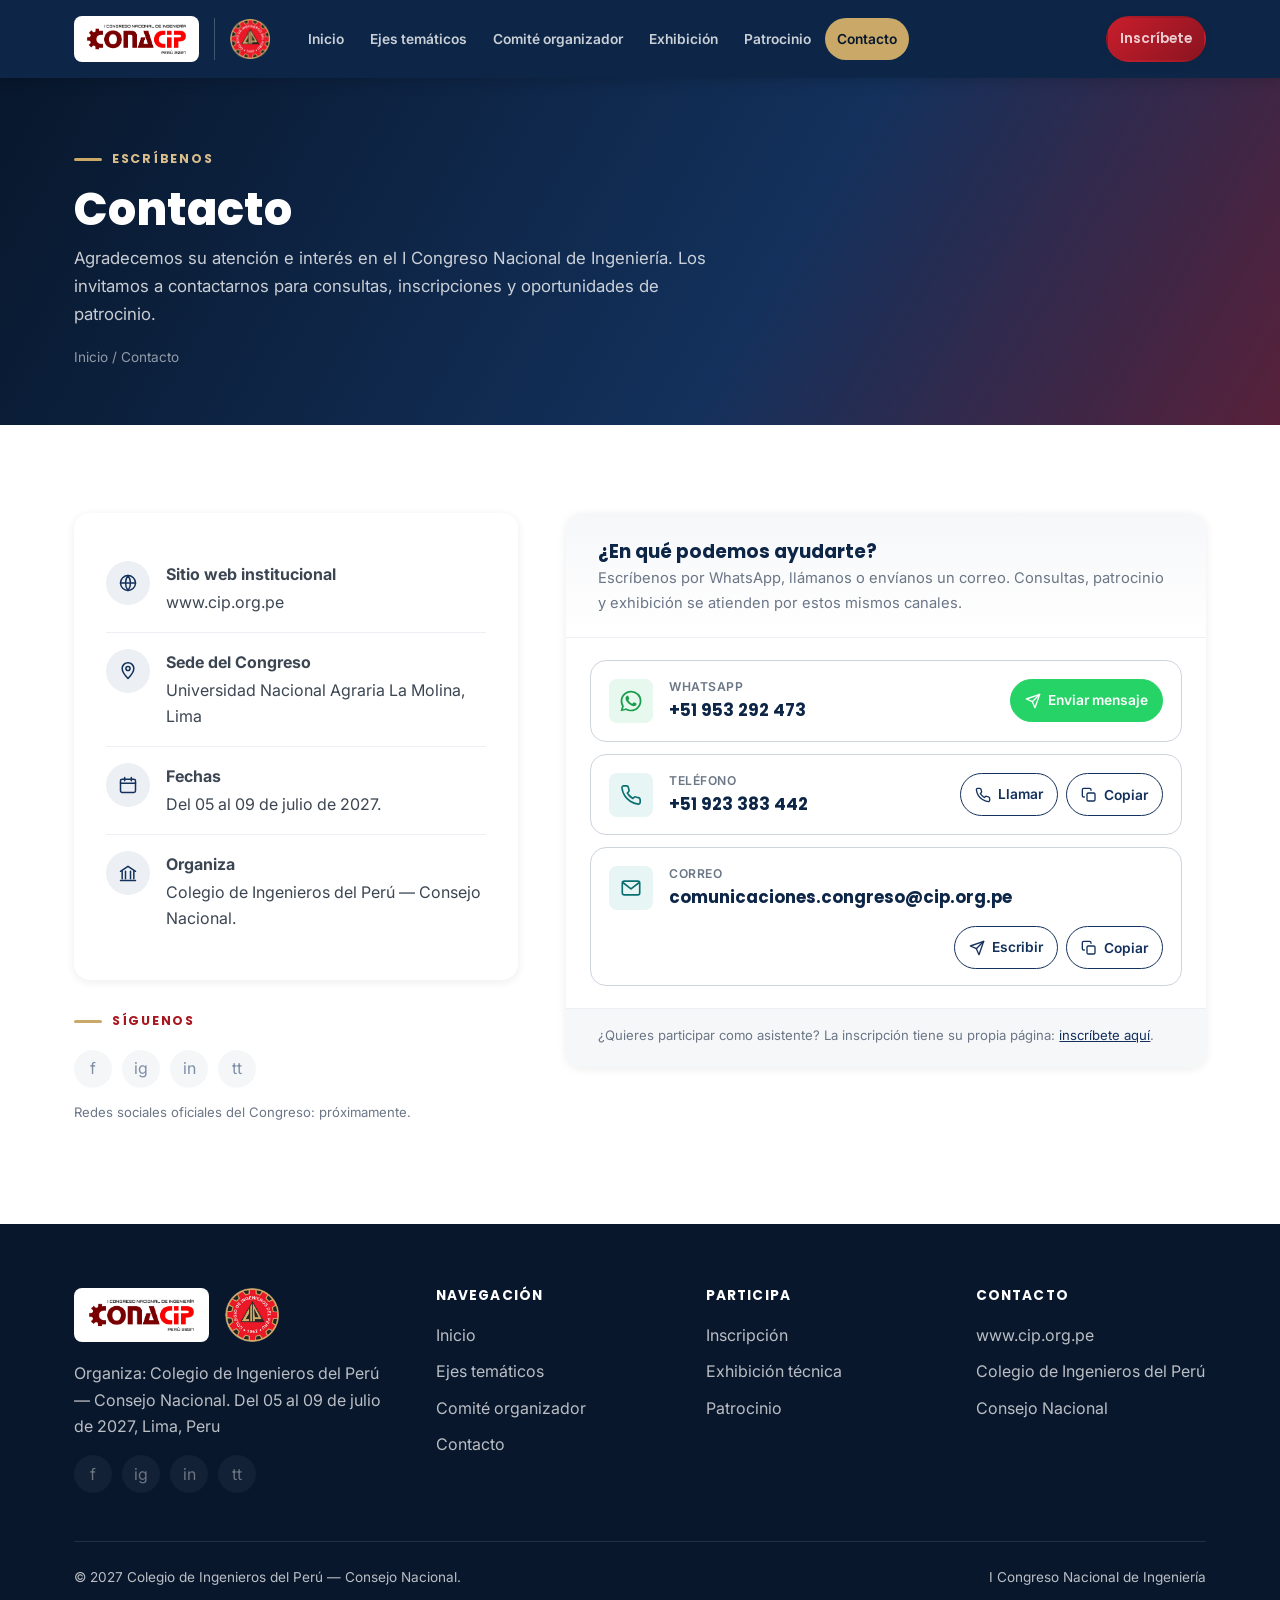
<file: contacto.html>
<!DOCTYPE html>
<html lang="es">
<head>
<meta charset="UTF-8">
<meta name="viewport" content="width=device-width, initial-scale=1.0">
<title>Contacto — I Congreso Nacional de Ingeniería 2027</title>
<meta name="description" content="Contáctanos para consultas, inscripciones y oportunidades de patrocinio del I Congreso Nacional de Ingeniería. Colegio de Ingenieros del Perú - Consejo Nacional.">
<link rel="preconnect" href="https://fonts.googleapis.com">
<link rel="preconnect" href="https://fonts.gstatic.com" crossorigin>
<link href="https://fonts.googleapis.com/css2?family=Inter:wght@400;500;600;700&family=Poppins:wght@600;700;800&display=swap" rel="stylesheet">
<link rel="stylesheet" href="css/styles.css">
<link rel="stylesheet" href="css/styles-v3.css">
<script>
/* Habilita la aparicion al hacer scroll antes del primer pintado, para que el
   contenido no se vea y luego se esconda. Si js/main.js no llega a activar el
   observador, el respaldo muestra todo igualmente. */
(function () {
  var d = document.documentElement;
  d.classList.add("reveal-on");
  setTimeout(function () {
    if (!d.classList.contains("reveal-ready")) d.classList.remove("reveal-on");
  }, 2500);
})();
</script>
</head>
<body class="v3">

<header class="site-header">
  <div class="container">
    <a href="index.html" class="brand-lockup" aria-label="I Congreso Nacional de Ingeniería — Colegio de Ingenieros del Perú">
      <span class="plate"><img src="assets/img/logo-conacip.png" alt="I Congreso Nacional de Ingeniería — CONACIP Perú 2027"></span>
      <span class="rule" aria-hidden="true"></span>
      <img src="assets/img/logo-cip-seal.png" alt="Colegio de Ingenieros del Perú" class="seal">
    </a>
    <nav class="nav">
      <a href="index.html">Inicio</a>
      <a href="ejes-tematicos.html">Ejes temáticos</a>
      <a href="comite-organizador.html">Comité organizador</a>
      <a href="exhibicion.html">Exhibición</a>
      <a href="patrocinio.html">Patrocinio</a>
      <a href="contacto.html" class="active">Contacto</a>
      <a href="inscripcion.html" class="btn btn-primary nav-cta">Inscríbete</a>
    </nav>
    <button class="nav-toggle" aria-label="Abrir menú" aria-expanded="false">
      <span></span><span></span><span></span>
    </button>
  </div>
</header>

<div class="page-header">
  <div class="container">
    <span class="eyebrow">Escríbenos</span>
    <h1>Contacto</h1>
    <p>Agradecemos su atención e interés en el I Congreso Nacional de Ingeniería. Los invitamos a contactarnos para consultas, inscripciones y oportunidades de patrocinio.</p>
    <p class="crumb"><a href="index.html">Inicio</a> / Contacto</p>
  </div>
</div>

<section>
  <div class="container">
    <div class="contact-grid">
      <div>
        <div class="contact-card">
          <div class="contact-item">
            <span class="icon">
              <svg width="20" height="20" viewBox="0 0 24 24" fill="none" stroke="currentColor" stroke-width="1.8" stroke-linecap="round" stroke-linejoin="round"><circle cx="12" cy="12" r="9"/><path d="M3 12h18M12 3a15 15 0 0 1 0 18M12 3a15 15 0 0 0 0 18"/></svg>
            </span>
            <div>
              <strong>Sitio web institucional</strong>
              <p style="margin:2px 0 0;"><a href="https://www.cip.org.pe" target="_blank" rel="noopener">www.cip.org.pe</a></p>
            </div>
          </div>
          <div class="contact-item">
            <span class="icon">
              <svg width="20" height="20" viewBox="0 0 24 24" fill="none" stroke="currentColor" stroke-width="1.8" stroke-linecap="round" stroke-linejoin="round"><path d="M12 21s7-7.2 7-12a7 7 0 1 0-14 0c0 4.8 7 12 7 12z"/><circle cx="12" cy="9" r="2.5"/></svg>
            </span>
            <div>
              <strong>Sede del Congreso</strong>
              <p style="margin:2px 0 0;">Universidad Nacional Agraria La Molina, Lima</p>
            </div>
          </div>
          <div class="contact-item">
            <span class="icon">
              <svg width="20" height="20" viewBox="0 0 24 24" fill="none" stroke="currentColor" stroke-width="1.8" stroke-linecap="round" stroke-linejoin="round"><rect x="3" y="5" width="18" height="16" rx="2"/><path d="M16 3v4M8 3v4M3 10h18"/></svg>
            </span>
            <div>
              <strong>Fechas</strong>
              <p style="margin:2px 0 0;">Del 05 al 09 de julio de 2027.</p>
            </div>
          </div>
          <div class="contact-item">
            <span class="icon">
              <svg width="20" height="20" viewBox="0 0 24 24" fill="none" stroke="currentColor" stroke-width="1.8" stroke-linecap="round" stroke-linejoin="round"><path d="M3 10l9-6 9 6"/><path d="M5 10v9M9 10v9M15 10v9M19 10v9"/><path d="M3 21h18"/></svg>
            </span>
            <div>
              <strong>Organiza</strong>
              <p style="margin:2px 0 0;">Colegio de Ingenieros del Perú — Consejo Nacional.</p>
            </div>
          </div>
        </div>

        <div style="margin-top:24px;">
          <span class="eyebrow">Síguenos</span>
          <div class="footer-social" style="margin-top:4px;">
            <a href="#" aria-label="Facebook (próximamente)" title="Próximamente" style="background:var(--gray-100); color:var(--navy-800);">f</a>
            <a href="#" aria-label="Instagram (próximamente)" title="Próximamente" style="background:var(--gray-100); color:var(--navy-800);">ig</a>
            <a href="#" aria-label="LinkedIn (próximamente)" title="Próximamente" style="background:var(--gray-100); color:var(--navy-800);">in</a>
            <a href="#" aria-label="TikTok (próximamente)" title="Próximamente" style="background:var(--gray-100); color:var(--navy-800);">tt</a>
          </div>
          <p class="form-note">Redes sociales oficiales del Congreso: próximamente.</p>
        </div>
      </div>

      <div>
        <!-- ====================================================================
             CANALES DE CONTACTO
             WhatsApp: el numero se configura en js/main.js (WHATSAPP_COMERCIAL);
             el href de aqui es solo el respaldo si no carga el JS.
             Telefono y correo: boton para llamar/escribir y otro para copiar
             (data-copiar, ver initCopiar en js/main.js).
             ==================================================================== -->
        <div class="contact-card contact-card--form">
          <div class="form-head">
            <h3>¿En qué podemos ayudarte?</h3>
            <p>Escríbenos por WhatsApp, llámanos o envíanos un correo. Consultas, patrocinio y exhibición se atienden por estos mismos canales.</p>
          </div>

          <div class="canales">
            <div class="canal canal--wa">
              <span class="ico">
                <svg viewBox="0 0 24 24" fill="currentColor" aria-hidden="true"><path d="M17.47 14.38c-.3-.15-1.75-.86-2.02-.96-.27-.1-.47-.15-.67.15-.2.3-.77.96-.94 1.16-.17.2-.35.22-.65.07-.3-.15-1.25-.46-2.38-1.47-.88-.79-1.47-1.76-1.65-2.06-.17-.3-.02-.46.13-.61.13-.13.3-.35.45-.52.15-.17.2-.3.3-.5.1-.2.05-.37-.02-.52-.08-.15-.67-1.62-.92-2.22-.24-.58-.49-.5-.67-.51h-.57c-.2 0-.52.07-.79.37-.27.3-1.04 1.02-1.04 2.48s1.07 2.88 1.21 3.08c.15.2 2.1 3.2 5.08 4.49.71.31 1.26.49 1.69.63.71.23 1.36.2 1.87.12.57-.08 1.75-.72 2-1.41.25-.69.25-1.29.17-1.41-.07-.12-.27-.2-.57-.35zM12.04 21.5h-.01a9.43 9.43 0 0 1-4.8-1.32l-.35-.2-3.57.93.95-3.48-.22-.36a9.4 9.4 0 0 1-1.44-5.02c0-5.2 4.24-9.44 9.45-9.44 2.52 0 4.89.99 6.67 2.77a9.37 9.37 0 0 1 2.76 6.68c0 5.2-4.24 9.44-9.44 9.44zm8.04-17.48A11.3 11.3 0 0 0 12.04.7C5.77.7.67 5.8.67 12.06c0 2 .52 3.96 1.52 5.68L.57 23.3l5.7-1.5a11.35 11.35 0 0 0 5.77 1.47c6.26 0 11.36-5.1 11.36-11.36 0-3.03-1.18-5.88-3.32-8.02z"/></svg>
              </span>
              <div class="canal-texto">
                <small>WhatsApp</small>
                <b>+51 953 292 473</b>
              </div>
              <div class="canal-acciones">
                <a class="canal-btn canal-btn--wa" href="https://wa.me/51953292473" target="_blank" rel="noopener"
                   data-whatsapp="Hola, quisiera información sobre el I Congreso Nacional de Ingeniería.">
                  <svg viewBox="0 0 24 24" fill="none" stroke="currentColor" stroke-width="2" stroke-linecap="round" stroke-linejoin="round" aria-hidden="true"><path d="M22 2L11 13"/><path d="M22 2l-7 20-4-9-9-4 20-7z"/></svg>
                  Enviar mensaje
                </a>
              </div>
            </div>

            <div class="canal">
              <span class="ico">
                <svg viewBox="0 0 24 24" fill="none" stroke="currentColor" stroke-width="1.8" stroke-linecap="round" stroke-linejoin="round" aria-hidden="true"><path d="M22 16.9v3a2 2 0 0 1-2.2 2 19.8 19.8 0 0 1-8.6-3.1 19.5 19.5 0 0 1-6-6A19.8 19.8 0 0 1 2.1 4.2 2 2 0 0 1 4.1 2h3a2 2 0 0 1 2 1.7c.1.9.4 1.8.7 2.7a2 2 0 0 1-.5 2.1L8 9.8a16 16 0 0 0 6 6l1.3-1.3a2 2 0 0 1 2.1-.4c.9.3 1.8.6 2.7.7a2 2 0 0 1 1.7 2z"/></svg>
              </span>
              <div class="canal-texto">
                <small>Teléfono</small>
                <b>+51 923 383 442</b>
              </div>
              <div class="canal-acciones">
                <a class="canal-btn" href="tel:+51923383442">
                  <svg viewBox="0 0 24 24" fill="none" stroke="currentColor" stroke-width="2" stroke-linecap="round" stroke-linejoin="round" aria-hidden="true"><path d="M22 16.9v3a2 2 0 0 1-2.2 2 19.8 19.8 0 0 1-8.6-3.1 19.5 19.5 0 0 1-6-6A19.8 19.8 0 0 1 2.1 4.2 2 2 0 0 1 4.1 2h3a2 2 0 0 1 2 1.7c.1.9.4 1.8.7 2.7a2 2 0 0 1-.5 2.1L8 9.8a16 16 0 0 0 6 6l1.3-1.3a2 2 0 0 1 2.1-.4c.9.3 1.8.6 2.7.7a2 2 0 0 1 1.7 2z"/></svg>
                  Llamar
                </a>
                <button type="button" class="canal-btn" data-copiar="+51 923 383 442" aria-label="Copiar número de teléfono">
                  <svg viewBox="0 0 24 24" fill="none" stroke="currentColor" stroke-width="2" stroke-linecap="round" stroke-linejoin="round" aria-hidden="true"><rect x="9" y="9" width="12" height="12" rx="2"/><path d="M5 15H4a2 2 0 0 1-2-2V4a2 2 0 0 1 2-2h9a2 2 0 0 1 2 2v1"/></svg>
                  <span>Copiar</span>
                </button>
              </div>
            </div>

            <div class="canal">
              <span class="ico">
                <svg viewBox="0 0 24 24" fill="none" stroke="currentColor" stroke-width="1.8" stroke-linecap="round" stroke-linejoin="round" aria-hidden="true"><rect x="2.5" y="4.5" width="19" height="15" rx="2"/><path d="M3 6l9 7 9-7"/></svg>
              </span>
              <div class="canal-texto">
                <small>Correo</small>
                <b>comunicaciones.congreso@cip.org.pe</b>
              </div>
              <div class="canal-acciones">
                <a class="canal-btn" href="mailto:comunicaciones.congreso@cip.org.pe?subject=Consulta%20-%20I%20Congreso%20Nacional%20de%20Ingenier%C3%ADa">
                  <svg viewBox="0 0 24 24" fill="none" stroke="currentColor" stroke-width="2" stroke-linecap="round" stroke-linejoin="round" aria-hidden="true"><path d="M22 2L11 13"/><path d="M22 2l-7 20-4-9-9-4 20-7z"/></svg>
                  Escribir
                </a>
                <button type="button" class="canal-btn" data-copiar="comunicaciones.congreso@cip.org.pe" aria-label="Copiar correo electrónico">
                  <svg viewBox="0 0 24 24" fill="none" stroke="currentColor" stroke-width="2" stroke-linecap="round" stroke-linejoin="round" aria-hidden="true"><rect x="9" y="9" width="12" height="12" rx="2"/><path d="M5 15H4a2 2 0 0 1-2-2V4a2 2 0 0 1 2-2h9a2 2 0 0 1 2 2v1"/></svg>
                  <span>Copiar</span>
                </button>
              </div>
            </div>
          </div>

          <p class="form-note">¿Quieres participar como asistente? La inscripción tiene su propia página: <a href="inscripcion.html">inscríbete aquí</a>.</p>
        </div>
      </div>

    </div>
  </div>
</section>

<footer class="site-footer">
  <div class="container">
    <div class="footer-grid">
      <div class="footer-col">
        <div class="footer-brand">
          <span class="mark-badge"><img src="assets/img/logo-conacip.png" alt="I Congreso Nacional de Ingeniería"></span>
          <img class="seal" src="assets/img/logo-cip-seal.png" alt="Colegio de Ingenieros del Perú">
        </div>
        <p>Organiza: Colegio de Ingenieros del Perú — Consejo Nacional. Del 05 al 09 de julio de 2027, Lima, Peru</p>
        <div class="footer-social">
          <a href="#" aria-label="Facebook (próximamente)" title="Próximamente">f</a>
          <a href="#" aria-label="Instagram (próximamente)" title="Próximamente">ig</a>
          <a href="#" aria-label="LinkedIn (próximamente)" title="Próximamente">in</a>
          <a href="#" aria-label="TikTok (próximamente)" title="Próximamente">tt</a>
        </div>
      </div>
      <div class="footer-col">
        <h4>Navegación</h4>
        <ul>
          <li><a href="index.html">Inicio</a></li>
          <li><a href="ejes-tematicos.html">Ejes temáticos</a></li>
          <li><a href="comite-organizador.html">Comité organizador</a></li>
          <li><a href="contacto.html">Contacto</a></li>
        </ul>
      </div>
      <div class="footer-col">
        <h4>Participa</h4>
        <ul>
          <li><a href="inscripcion.html">Inscripción</a></li>
          <li><a href="exhibicion.html">Exhibición técnica</a></li>
          <li><a href="patrocinio.html">Patrocinio</a></li>
        </ul>
      </div>
      <div class="footer-col">
        <h4>Contacto</h4>
        <ul>
          <li><a href="https://www.cip.org.pe" target="_blank" rel="noopener">www.cip.org.pe</a></li>
          <li>Colegio de Ingenieros del Perú</li>
          <li>Consejo Nacional</li>
        </ul>
      </div>
    </div>
    <div class="footer-bottom">
      <span>© 2027 Colegio de Ingenieros del Perú — Consejo Nacional.</span>
      <span>I Congreso Nacional de Ingeniería</span>
    </div>
  </div>
</footer>

<script src="js/main.js"></script>
</body>
</html>
</file>
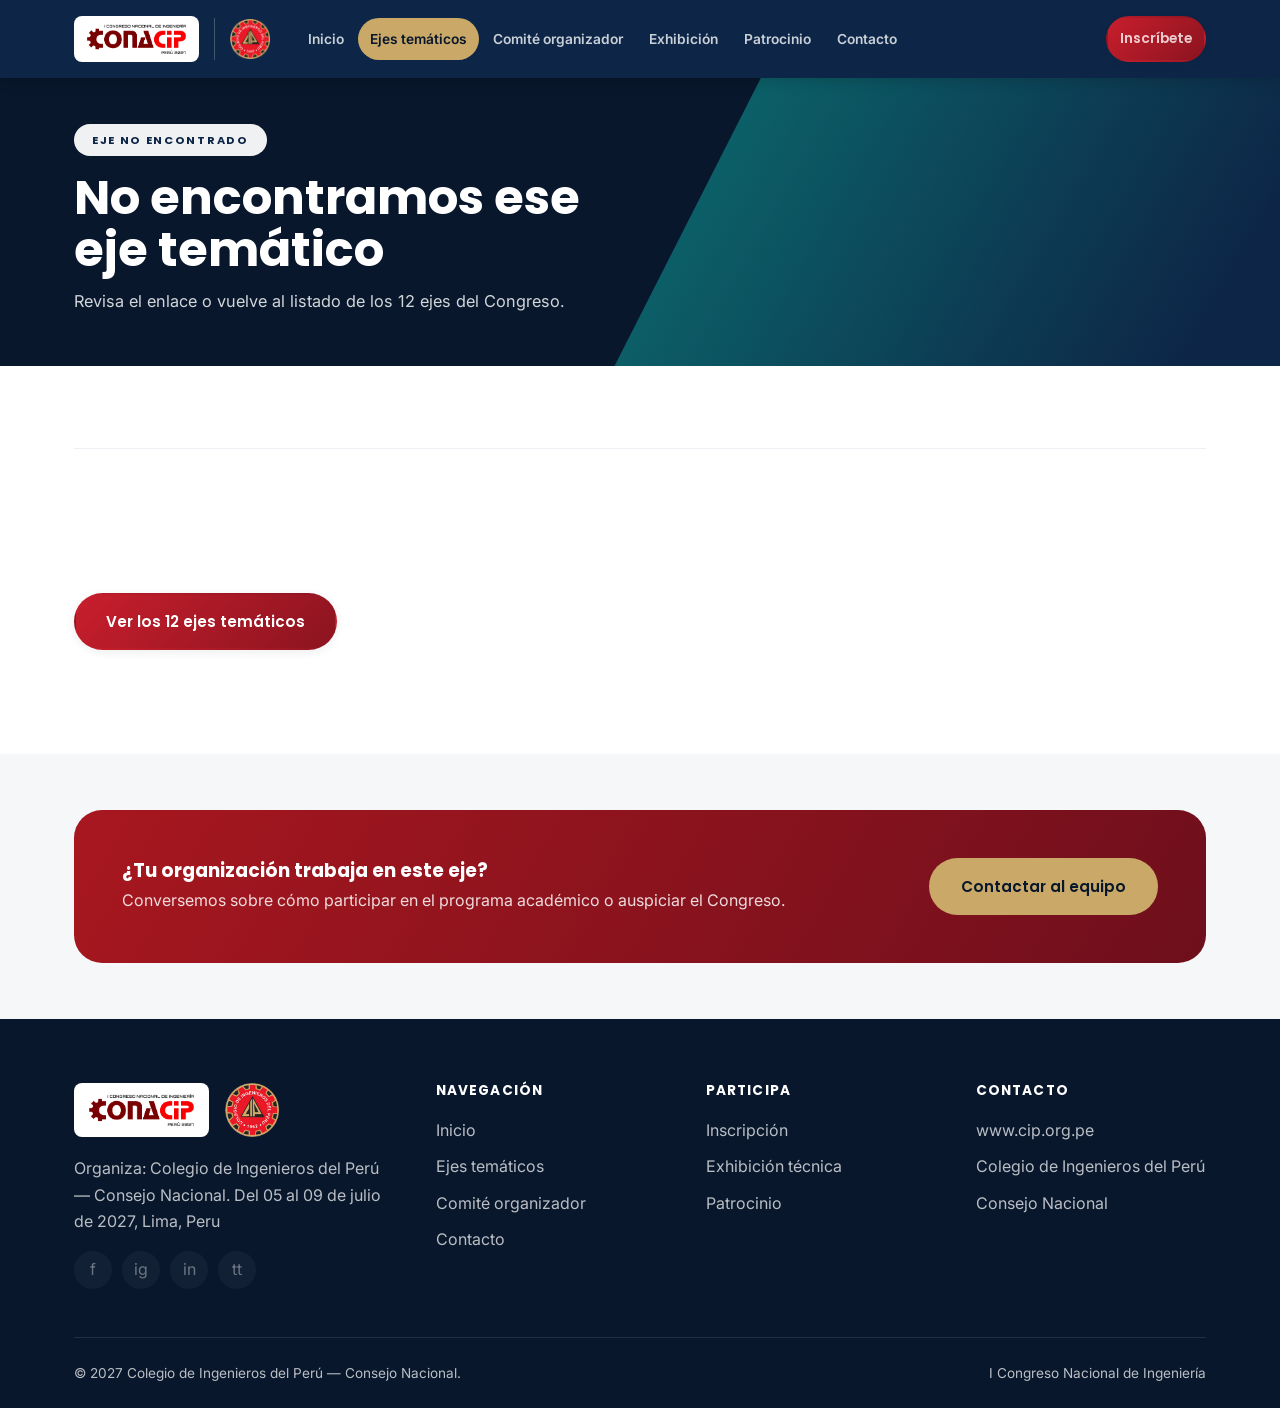
<file: eje.html>
<!DOCTYPE html>
<html lang="es">
<head>
<meta charset="UTF-8">
<meta name="viewport" content="width=device-width, initial-scale=1.0">
<title>Eje temático — I Congreso Nacional de Ingeniería 2027</title>
<meta name="description" content="Ficha del eje temático del I Congreso Nacional de Ingeniería: objetivo estratégico, prioridad, alcance, metas, indicadores y declaración del Congreso.">
<link rel="preconnect" href="https://fonts.googleapis.com">
<link rel="preconnect" href="https://fonts.gstatic.com" crossorigin>
<link href="https://fonts.googleapis.com/css2?family=Inter:wght@400;500;600;700&family=Poppins:wght@600;700;800&display=swap" rel="stylesheet">
<link rel="stylesheet" href="css/styles.css">
<link rel="stylesheet" href="css/styles-v3.css">
<script>
/* Habilita la aparicion al hacer scroll antes del primer pintado, para que el
   contenido no se vea y luego se esconda. Si js/main.js no llega a activar el
   observador, el respaldo muestra todo igualmente. */
(function () {
  var d = document.documentElement;
  d.classList.add("reveal-on");
  setTimeout(function () {
    if (!d.classList.contains("reveal-ready")) d.classList.remove("reveal-on");
  }, 2500);
})();
</script>
</head>
<body class="v3">

<header class="site-header">
  <div class="container">
    <a href="index.html" class="brand-lockup" aria-label="I Congreso Nacional de Ingeniería — Colegio de Ingenieros del Perú">
      <span class="plate"><img src="assets/img/logo-conacip.png" alt="I Congreso Nacional de Ingeniería — CONACIP Perú 2027"></span>
      <span class="rule" aria-hidden="true"></span>
      <img src="assets/img/logo-cip-seal.png" alt="Colegio de Ingenieros del Perú" class="seal">
    </a>
    <nav class="nav">
      <a href="index.html">Inicio</a>
      <a href="ejes-tematicos.html" class="active">Ejes temáticos</a>
      <a href="comite-organizador.html">Comité organizador</a>
      <a href="exhibicion.html">Exhibición</a>
      <a href="patrocinio.html">Patrocinio</a>
      <a href="contacto.html">Contacto</a>
      <a href="inscripcion.html" class="btn btn-primary nav-cta">Inscríbete</a>
    </nav>
    <button class="nav-toggle" aria-label="Abrir menú" aria-expanded="false">
      <span></span><span></span><span></span>
    </button>
  </div>
</header>

<!-- ======================================================================
     FICHA DE EJE TEMÁTICO
     Se arma en el navegador según el parámetro de la URL: eje.html?eje=2
     Los contenidos viven en js/ejes-data.js (fuente única).
     ====================================================================== -->
<div class="eje-hero" id="eje-hero"></div>

<section class="tight">
  <div class="container">
    <nav class="eje-nav" id="eje-nav" aria-label="Navegación entre ejes"></nav>
  </div>
</section>

<section>
  <div class="container">
    <div class="eje-layout">
      <div id="eje-main"></div>
      <aside class="eje-aside" id="eje-aside"></aside>
    </div>
  </div>
</section>

<section class="tight bg-gray">
  <div class="container">
    <div class="cta-banner">
      <div>
        <h3>¿Tu organización trabaja en este eje?</h3>
        <p>Conversemos sobre cómo participar en el programa académico o auspiciar el Congreso.</p>
      </div>
      <a href="contacto.html" class="btn btn-gold">Contactar al equipo</a>
    </div>
  </div>
</section>

<footer class="site-footer">
  <div class="container">
    <div class="footer-grid">
      <div class="footer-col">
        <div class="footer-brand">
          <span class="mark-badge"><img src="assets/img/logo-conacip.png" alt="I Congreso Nacional de Ingeniería"></span>
          <img class="seal" src="assets/img/logo-cip-seal.png" alt="Colegio de Ingenieros del Perú">
        </div>
        <p>Organiza: Colegio de Ingenieros del Perú — Consejo Nacional. Del 05 al 09 de julio de 2027, Lima, Peru</p>
        <div class="footer-social">
          <a href="#" aria-label="Facebook (próximamente)" title="Próximamente">f</a>
          <a href="#" aria-label="Instagram (próximamente)" title="Próximamente">ig</a>
          <a href="#" aria-label="LinkedIn (próximamente)" title="Próximamente">in</a>
          <a href="#" aria-label="TikTok (próximamente)" title="Próximamente">tt</a>
        </div>
      </div>
      <div class="footer-col">
        <h4>Navegación</h4>
        <ul>
          <li><a href="index.html">Inicio</a></li>
          <li><a href="ejes-tematicos.html">Ejes temáticos</a></li>
          <li><a href="comite-organizador.html">Comité organizador</a></li>
          <li><a href="contacto.html">Contacto</a></li>
        </ul>
      </div>
      <div class="footer-col">
        <h4>Participa</h4>
        <ul>
          <li><a href="inscripcion.html">Inscripción</a></li>
          <li><a href="exhibicion.html">Exhibición técnica</a></li>
          <li><a href="patrocinio.html">Patrocinio</a></li>
        </ul>
      </div>
      <div class="footer-col">
        <h4>Contacto</h4>
        <ul>
          <li><a href="https://www.cip.org.pe" target="_blank" rel="noopener">www.cip.org.pe</a></li>
          <li>Colegio de Ingenieros del Perú</li>
          <li>Consejo Nacional</li>
        </ul>
      </div>
    </div>
    <div class="footer-bottom">
      <span>© 2027 Colegio de Ingenieros del Perú — Consejo Nacional.</span>
      <span>I Congreso Nacional de Ingeniería</span>
    </div>
  </div>
</footer>
<script src="js/main.js"></script>
<script src="js/ejes-data.js"></script>
<script src="js/ejes.js"></script>
</body>
</html>
</file>
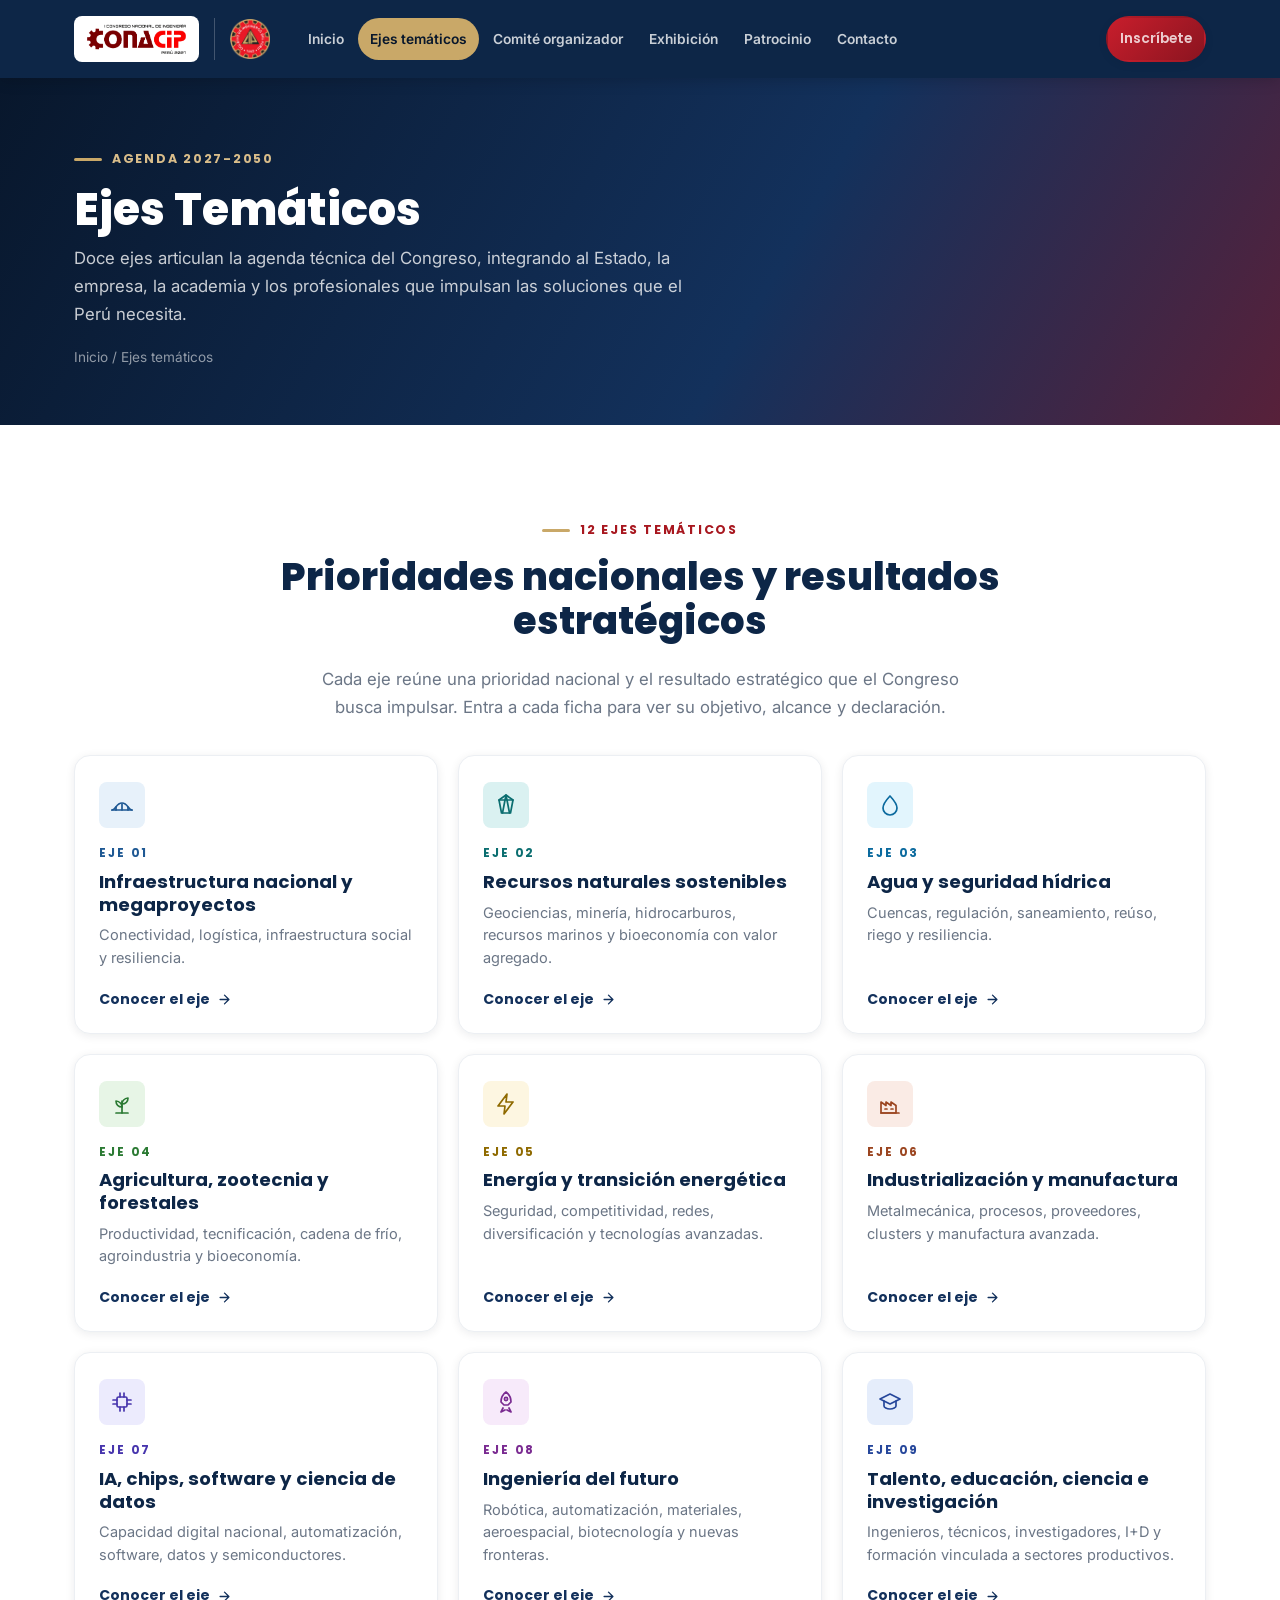
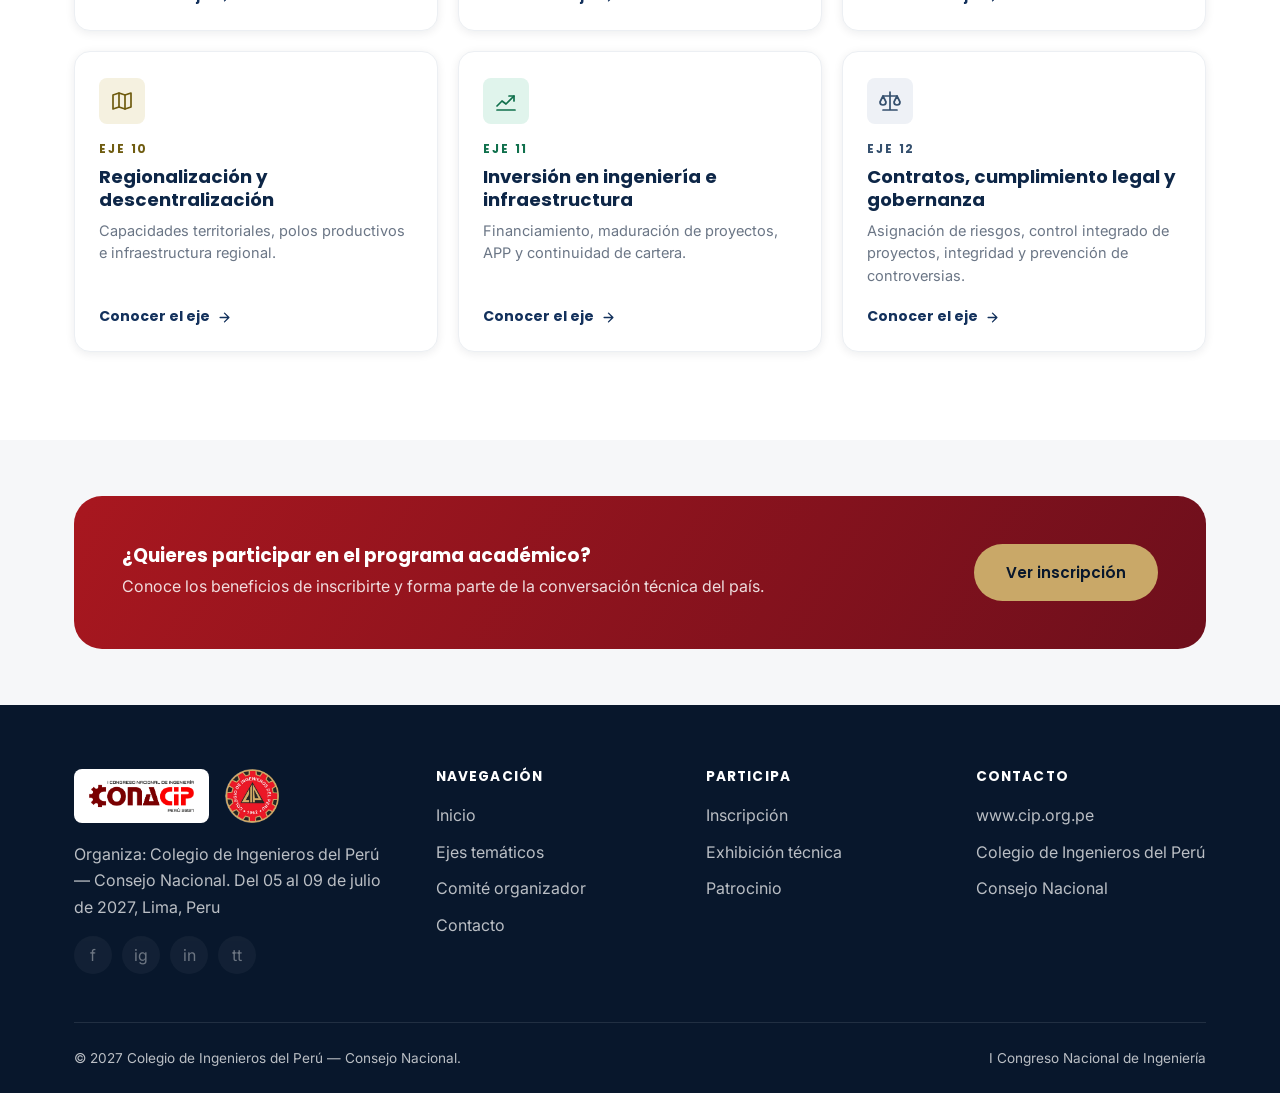
<file: ejes-tematicos.html>
<!DOCTYPE html>
<html lang="es">
<head>
<meta charset="UTF-8">
<meta name="viewport" content="width=device-width, initial-scale=1.0">
<title>Ejes Temáticos — I Congreso Nacional de Ingeniería 2027</title>
<meta name="description" content="Los 12 ejes temáticos del I Congreso Nacional de Ingeniería: infraestructura, recursos naturales, agua, agroindustria, energía, manufactura, inteligencia artificial, ingeniería del futuro, talento, descentralización, inversión y gobernanza.">
<link rel="preconnect" href="https://fonts.googleapis.com">
<link rel="preconnect" href="https://fonts.gstatic.com" crossorigin>
<link href="https://fonts.googleapis.com/css2?family=Inter:wght@400;500;600;700&family=Poppins:wght@600;700;800&display=swap" rel="stylesheet">
<link rel="stylesheet" href="css/styles.css">
<link rel="stylesheet" href="css/styles-v3.css">
<script>
/* Habilita la aparicion al hacer scroll antes del primer pintado, para que el
   contenido no se vea y luego se esconda. Si js/main.js no llega a activar el
   observador, el respaldo muestra todo igualmente. */
(function () {
  var d = document.documentElement;
  d.classList.add("reveal-on");
  setTimeout(function () {
    if (!d.classList.contains("reveal-ready")) d.classList.remove("reveal-on");
  }, 2500);
})();
</script>
</head>
<body class="v3">

<header class="site-header">
  <div class="container">
    <a href="index.html" class="brand-lockup" aria-label="I Congreso Nacional de Ingeniería — Colegio de Ingenieros del Perú">
      <span class="plate"><img src="assets/img/logo-conacip.png" alt="I Congreso Nacional de Ingeniería — CONACIP Perú 2027"></span>
      <span class="rule" aria-hidden="true"></span>
      <img src="assets/img/logo-cip-seal.png" alt="Colegio de Ingenieros del Perú" class="seal">
    </a>
    <nav class="nav">
      <a href="index.html">Inicio</a>
      <a href="ejes-tematicos.html" class="active">Ejes temáticos</a>
      <a href="comite-organizador.html">Comité organizador</a>
      <a href="exhibicion.html">Exhibición</a>
      <a href="patrocinio.html">Patrocinio</a>
      <a href="contacto.html">Contacto</a>
      <a href="inscripcion.html" class="btn btn-primary nav-cta">Inscríbete</a>
    </nav>
    <button class="nav-toggle" aria-label="Abrir menú" aria-expanded="false">
      <span></span><span></span><span></span>
    </button>
  </div>
</header>

<div class="page-header">
  <div class="container">
    <span class="eyebrow">Agenda 2027-2050</span>
    <h1>Ejes Temáticos</h1>
    <p>Doce ejes articulan la agenda técnica del Congreso, integrando al Estado, la empresa, la academia y los profesionales que impulsan las soluciones que el Perú necesita.</p>
    <p class="crumb"><a href="index.html">Inicio</a> / Ejes temáticos</p>
  </div>
</div>

<section>
  <div class="container">
    <div class="section-head center" style="margin-bottom:34px;">
      <span class="eyebrow" style="justify-content:center">12 ejes temáticos</span>
      <h2>Prioridades nacionales y resultados estratégicos</h2>
      <p style="max-width:680px;margin:0 auto;">Cada eje reúne una prioridad nacional y el resultado estratégico que el Congreso busca impulsar. Entra a cada ficha para ver su objetivo, alcance y declaración.</p>
    </div>

    <!-- La grilla se arma desde js/ejes-data.js a través de js/ejes.js -->
    <div class="ejes-tiles" id="ejes-grid"></div>

    <noscript>
      <div class="note-box" style="margin-top:28px;">
        <h4>Activa JavaScript para ver los 12 ejes</h4>
        <p>El listado de ejes temáticos se carga con JavaScript. Actívalo en tu navegador o escríbenos desde la <a href="contacto.html">página de contacto</a> y te enviamos la agenda completa.</p>
      </div>
    </noscript>
  </div>
</section>

<section class="tight bg-gray">
  <div class="container">
    <div class="cta-banner">
      <div>
        <h3>¿Quieres participar en el programa académico?</h3>
        <p>Conoce los beneficios de inscribirte y forma parte de la conversación técnica del país.</p>
      </div>
      <a href="inscripcion.html" class="btn btn-gold">Ver inscripción</a>
    </div>
  </div>
</section>

<footer class="site-footer">
  <div class="container">
    <div class="footer-grid">
      <div class="footer-col">
        <div class="footer-brand">
          <span class="mark-badge"><img src="assets/img/logo-conacip.png" alt="I Congreso Nacional de Ingeniería"></span>
          <img class="seal" src="assets/img/logo-cip-seal.png" alt="Colegio de Ingenieros del Perú">
        </div>
        <p>Organiza: Colegio de Ingenieros del Perú — Consejo Nacional. Del 05 al 09 de julio de 2027, Lima, Peru</p>
        <div class="footer-social">
          <a href="#" aria-label="Facebook (próximamente)" title="Próximamente">f</a>
          <a href="#" aria-label="Instagram (próximamente)" title="Próximamente">ig</a>
          <a href="#" aria-label="LinkedIn (próximamente)" title="Próximamente">in</a>
          <a href="#" aria-label="TikTok (próximamente)" title="Próximamente">tt</a>
        </div>
      </div>
      <div class="footer-col">
        <h4>Navegación</h4>
        <ul>
          <li><a href="index.html">Inicio</a></li>
          <li><a href="ejes-tematicos.html">Ejes temáticos</a></li>
          <li><a href="comite-organizador.html">Comité organizador</a></li>
          <li><a href="contacto.html">Contacto</a></li>
        </ul>
      </div>
      <div class="footer-col">
        <h4>Participa</h4>
        <ul>
          <li><a href="inscripcion.html">Inscripción</a></li>
          <li><a href="exhibicion.html">Exhibición técnica</a></li>
          <li><a href="patrocinio.html">Patrocinio</a></li>
        </ul>
      </div>
      <div class="footer-col">
        <h4>Contacto</h4>
        <ul>
          <li><a href="https://www.cip.org.pe" target="_blank" rel="noopener">www.cip.org.pe</a></li>
          <li>Colegio de Ingenieros del Perú</li>
          <li>Consejo Nacional</li>
        </ul>
      </div>
    </div>
    <div class="footer-bottom">
      <span>© 2027 Colegio de Ingenieros del Perú — Consejo Nacional.</span>
      <span>I Congreso Nacional de Ingeniería</span>
    </div>
  </div>
</footer>
<script src="js/main.js"></script>
<script src="js/ejes-data.js"></script>
<script src="js/ejes.js"></script>
</body>
</html>
</file>
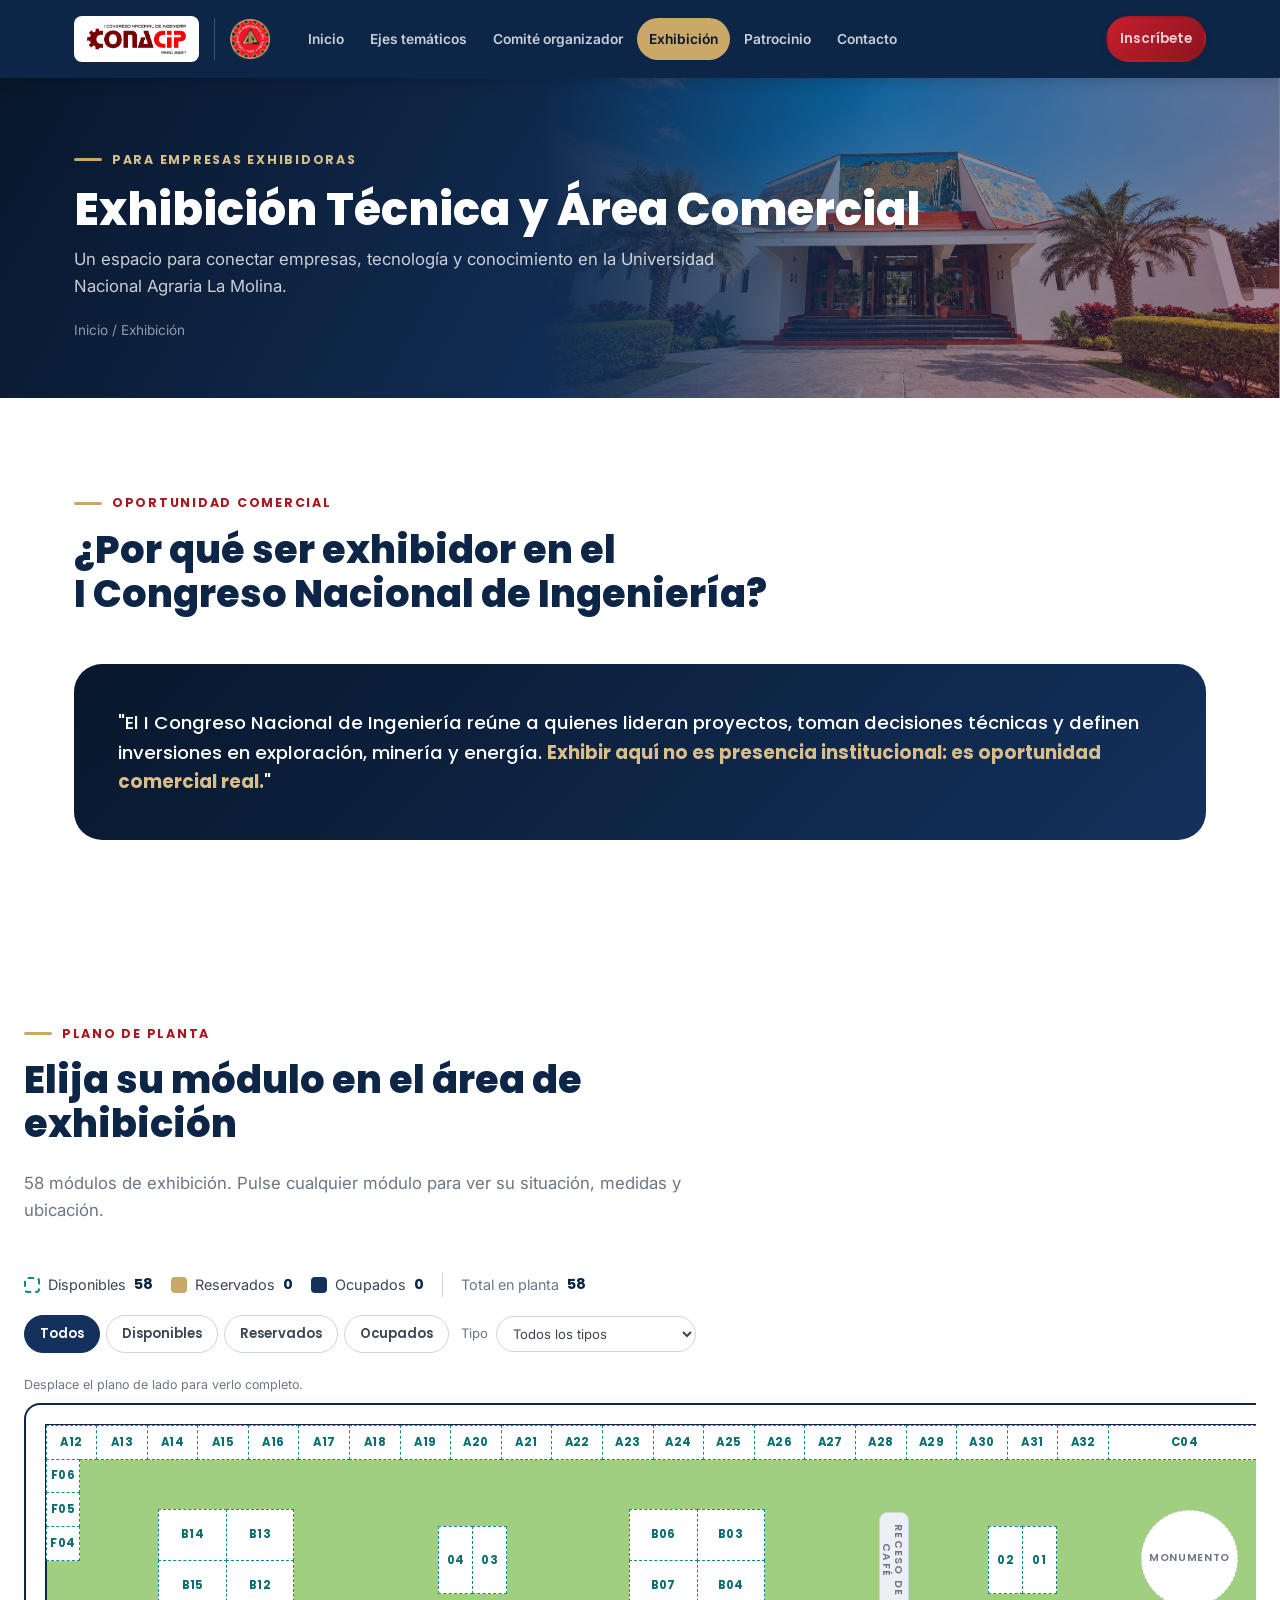
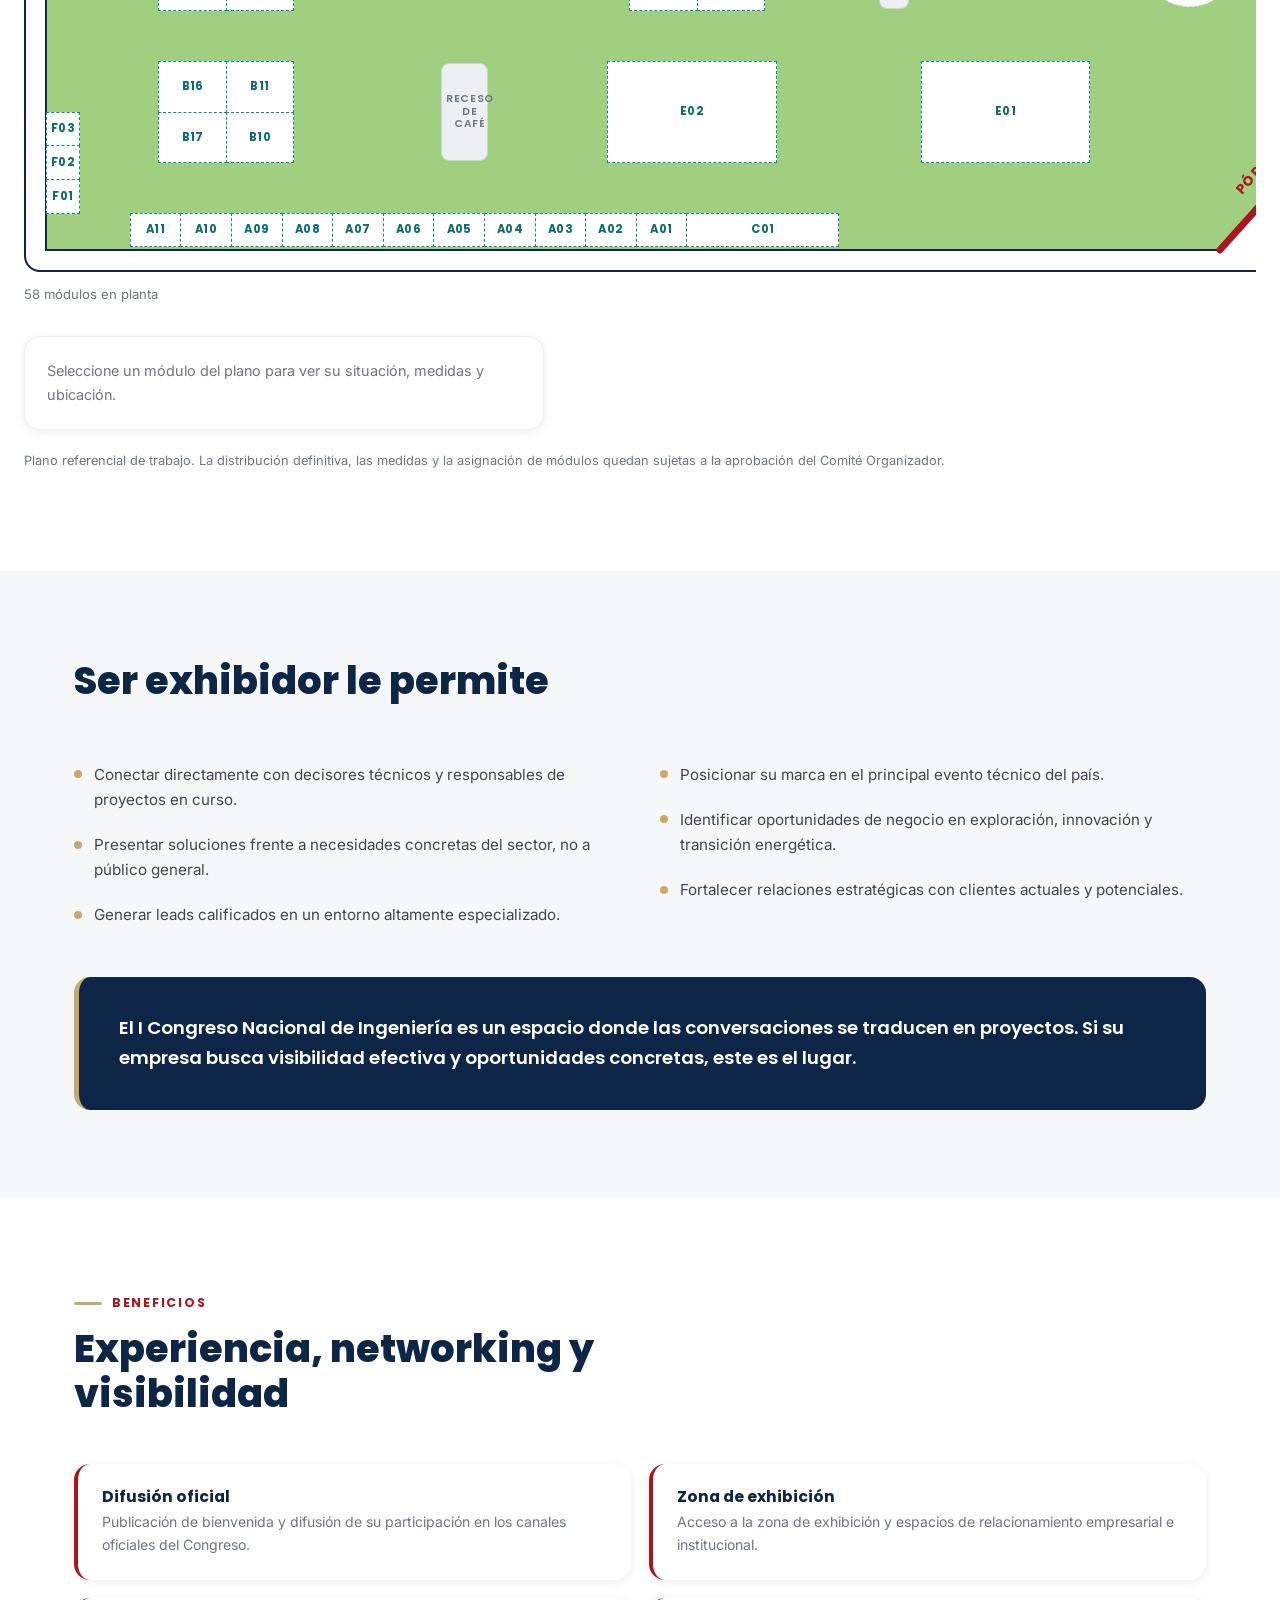
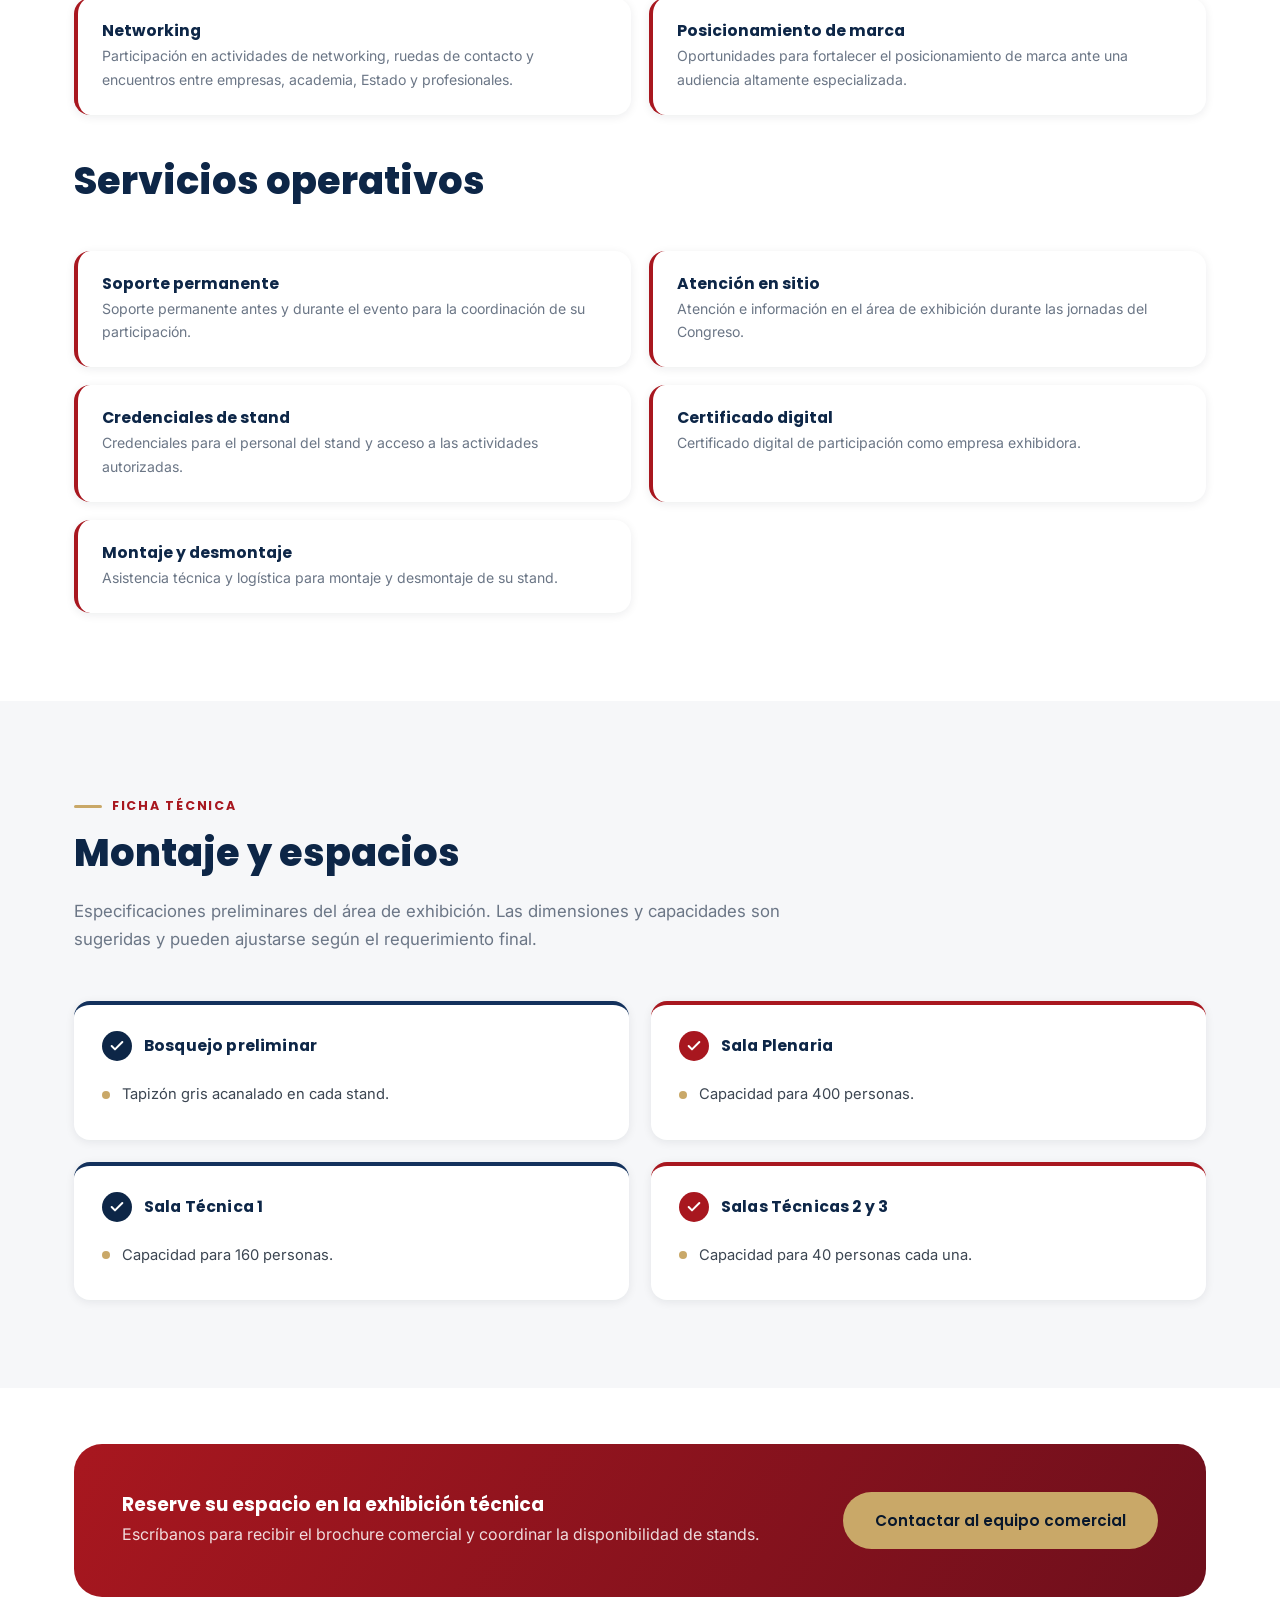
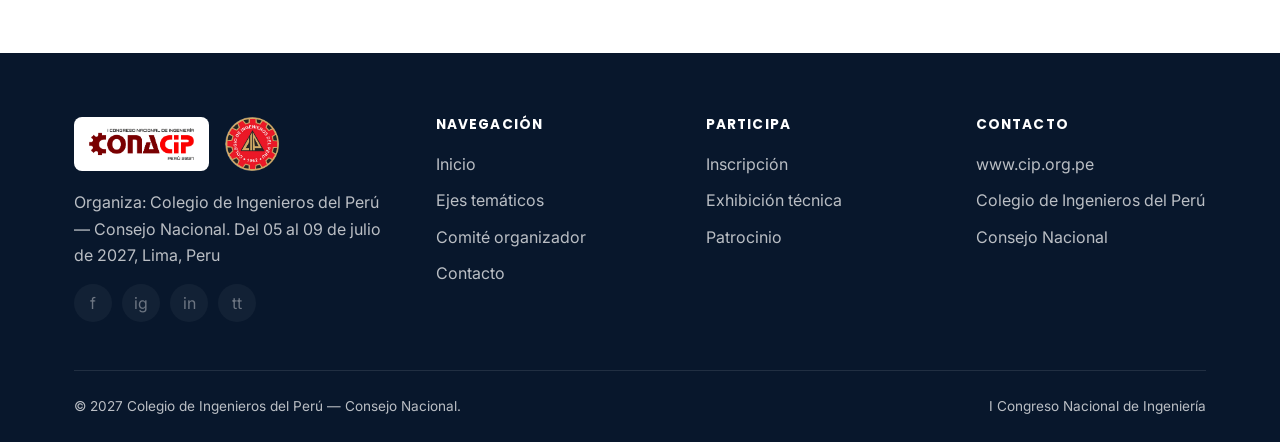
<file: exhibicion.html>
<!DOCTYPE html>
<html lang="es">
<head>
<meta charset="UTF-8">
<meta name="viewport" content="width=device-width, initial-scale=1.0">
<title>Exhibición Técnica y Área Comercial — I Congreso Nacional de Ingeniería 2027</title>
<meta name="description" content="Exhibición técnica y área comercial del I Congreso Nacional de Ingeniería en la Universidad Nacional Agraria La Molina. Conecta con decisores técnicos y genera oportunidades comerciales reales.">
<link rel="preconnect" href="https://fonts.googleapis.com">
<link rel="preconnect" href="https://fonts.gstatic.com" crossorigin>
<link href="https://fonts.googleapis.com/css2?family=Inter:wght@400;500;600;700&family=Poppins:wght@600;700;800&display=swap" rel="stylesheet">
<link rel="stylesheet" href="css/styles.css">
<link rel="stylesheet" href="css/styles-v3.css">
<script>
/* Habilita la aparicion al hacer scroll antes del primer pintado, para que el
   contenido no se vea y luego se esconda. Si js/main.js no llega a activar el
   observador, el respaldo muestra todo igualmente. */
(function () {
  var d = document.documentElement;
  d.classList.add("reveal-on");
  setTimeout(function () {
    if (!d.classList.contains("reveal-ready")) d.classList.remove("reveal-on");
  }, 2500);
})();
</script>
</head>
<body class="v3">

<header class="site-header">
  <div class="container">
    <a href="index.html" class="brand-lockup" aria-label="I Congreso Nacional de Ingeniería — Colegio de Ingenieros del Perú">
      <span class="plate"><img src="assets/img/logo-conacip.png" alt="I Congreso Nacional de Ingeniería — CONACIP Perú 2027"></span>
      <span class="rule" aria-hidden="true"></span>
      <img src="assets/img/logo-cip-seal.png" alt="Colegio de Ingenieros del Perú" class="seal">
    </a>
    <nav class="nav">
      <a href="index.html">Inicio</a>
      <a href="ejes-tematicos.html">Ejes temáticos</a>
      <a href="comite-organizador.html">Comité organizador</a>
      <a href="exhibicion.html" class="active">Exhibición</a>
      <a href="patrocinio.html">Patrocinio</a>
      <a href="contacto.html">Contacto</a>
      <a href="inscripcion.html" class="btn btn-primary nav-cta">Inscríbete</a>
    </nav>
    <button class="nav-toggle" aria-label="Abrir menú" aria-expanded="false">
      <span></span><span></span><span></span>
    </button>
  </div>
</header>

<div class="page-header page-header--photo">
  <div class="container">
    <span class="eyebrow">Para empresas exhibidoras</span>
    <h1>Exhibición Técnica y Área Comercial</h1>
    <p>Un espacio para conectar empresas, tecnología y conocimiento en la Universidad Nacional Agraria La Molina.</p>
    <p class="crumb"><a href="index.html">Inicio</a> / Exhibición</p>
  </div>
</div>

<section>
  <div class="container">
    <div class="section-head">
      <span class="eyebrow">Oportunidad comercial</span>
      <h2>¿Por qué ser exhibidor en el <span style="white-space:nowrap">I Congreso Nacional de Ingeniería?</span></h2>
    </div>
    <div class="quote-block">
      "El I Congreso Nacional de Ingeniería reúne a quienes lideran proyectos, toman decisiones técnicas y definen inversiones en exploración, minería y energía. <strong>Exhibir aquí no es presencia institucional: es oportunidad comercial real.</strong>"
    </div>
  </div>
</section>

<!-- ==========================================================================
     PLANO DE EXHIBICIÓN
     Todo el plano (recinto, módulos y servicios) lo dibuja js/plano.js
     dentro de #plano-recinto con la planta de js/plano-data.js. El estado de
     cada módulo (disponible / reservado / ocupado) se edita en data/modulos.json.
     ========================================================================== -->
<section id="plano" class="plano-seccion">
  <div class="container">
    <div class="section-head">
      <span class="eyebrow">Plano de planta</span>
      <h2>Elija su módulo en el área de exhibición</h2>
      <p>58 módulos de exhibición. Pulse cualquier módulo para ver su situación, medidas y ubicación.</p>
    </div>

    <div class="plano-barra">
      <ul class="plano-leyenda">
        <li><span class="marca es-disponible"></span>Disponibles <strong data-conteo="disponible">0</strong></li>
        <li><span class="marca es-reservado"></span>Reservados <strong data-conteo="reservado">0</strong></li>
        <li><span class="marca es-ocupado"></span>Ocupados <strong data-conteo="ocupado">0</strong></li>
        <li class="total">Total en planta <strong data-conteo-total>0</strong></li>
      </ul>

      <div class="plano-filtros">
        <div class="plano-chips" role="group" aria-label="Filtrar por situación">
          <button type="button" data-filtro-estado="todos" aria-pressed="true">Todos</button>
          <button type="button" data-filtro-estado="disponible" aria-pressed="false">Disponibles</button>
          <button type="button" data-filtro-estado="reservado" aria-pressed="false">Reservados</button>
          <button type="button" data-filtro-estado="ocupado" aria-pressed="false">Ocupados</button>
        </div>
        <label class="plano-select">
          <span>Tipo</span>
          <select id="plano-zona">
            <option value="todas">Todos los tipos</option>
            <option value="A">A · Stands 3 × 2 m</option>
            <option value="B">B · Stands 4 × 3 m</option>
            <option value="C">C · Stands 9 × 2 m</option>
            <option value="E">E · Islas 10 × 6 m</option>
            <option value="F">F · Stands 2 × 2 m</option>
            <option value="M">01–04 · Módulos 4 × 2 m</option>
          </select>
        </label>
      </div>
    </div>

    <div class="plano-wrap">
      <div class="plano-lienzo">
        <p class="plano-scroll-aviso">Desplace el plano de lado para verlo completo.</p>

        <div class="plano-mapa" id="plano-mapa">
          <!-- Recinto a escala: lo rellena js/plano.js -->
          <div class="plano-recinto" id="plano-recinto"></div>
        </div>

        <p class="plano-visibles" data-visibles aria-live="polite"></p>
      </div>

      <aside class="plano-panel">
        <div class="plano-ficha" id="plano-ficha" aria-live="polite"></div>
      </aside>
    </div>

    <p class="plano-nota">Plano referencial de trabajo. La distribución definitiva, las medidas y la asignación de módulos quedan sujetas a la aprobación del Comité Organizador.</p>
  </div>
</section>

<section class="bg-gray">
  <div class="container">
    <div class="section-head">
      <h2>Ser exhibidor le permite</h2>
    </div>
    <div class="services-grid">
      <ul class="checklist">
        <li><span class="dot"></span>Conectar directamente con decisores técnicos y responsables de proyectos en curso.</li>
        <li><span class="dot"></span>Presentar soluciones frente a necesidades concretas del sector, no a público general.</li>
        <li><span class="dot"></span>Generar leads calificados en un entorno altamente especializado.</li>
      </ul>
      <ul class="checklist">
        <li><span class="dot"></span>Posicionar su marca en el principal evento técnico del país.</li>
        <li><span class="dot"></span>Identificar oportunidades de negocio en exploración, innovación y transición energética.</li>
        <li><span class="dot"></span>Fortalecer relaciones estratégicas con clientes actuales y potenciales.</li>
      </ul>
    </div>
    <div class="closing-quote">
      El I Congreso Nacional de Ingeniería es un espacio donde las conversaciones se traducen en proyectos. Si su empresa busca visibilidad efectiva y oportunidades concretas, este es el lugar.
    </div>
  </div>
</section>

<section>
  <div class="container">
    <div class="section-head">
      <span class="eyebrow">Beneficios</span>
      <h2>Experiencia, networking y visibilidad</h2>
    </div>
    <div class="benefit-grid" style="margin-bottom:44px;">
      <div class="benefit-card">
        <h4>Difusión oficial</h4>
        <p>Publicación de bienvenida y difusión de su participación en los canales oficiales del Congreso.</p>
      </div>
      <div class="benefit-card">
        <h4>Zona de exhibición</h4>
        <p>Acceso a la zona de exhibición y espacios de relacionamiento empresarial e institucional.</p>
      </div>
      <div class="benefit-card">
        <h4>Networking</h4>
        <p>Participación en actividades de networking, ruedas de contacto y encuentros entre empresas, academia, Estado y profesionales.</p>
      </div>
      <div class="benefit-card">
        <h4>Posicionamiento de marca</h4>
        <p>Oportunidades para fortalecer el posicionamiento de marca ante una audiencia altamente especializada.</p>
      </div>
    </div>

    <div class="section-head">
      <h2>Servicios operativos</h2>
    </div>
    <div class="benefit-grid">
      <div class="benefit-card">
        <h4>Soporte permanente</h4>
        <p>Soporte permanente antes y durante el evento para la coordinación de su participación.</p>
      </div>
      <div class="benefit-card">
        <h4>Atención en sitio</h4>
        <p>Atención e información en el área de exhibición durante las jornadas del Congreso.</p>
      </div>
      <div class="benefit-card">
        <h4>Credenciales de stand</h4>
        <p>Credenciales para el personal del stand y acceso a las actividades autorizadas.</p>
      </div>
      <div class="benefit-card">
        <h4>Certificado digital</h4>
        <p>Certificado digital de participación como empresa exhibidora.</p>
      </div>
      <div class="benefit-card">
        <h4>Montaje y desmontaje</h4>
        <p>Asistencia técnica y logística para montaje y desmontaje de su stand.</p>
      </div>
    </div>
  </div>
</section>

<!-- CAPACIDAD DE LA EXHIBICIÓN: oculta por pedido del Comité hasta tener
     las cifras de la nueva sede. Para volver a mostrarla, quitar el
     comentario y actualizar los datos.
<section class="bg-gray">
  <div class="container">
    <div class="section-head center">
      <span class="eyebrow" style="justify-content:center">Área comercial</span>
      <h2>Capacidad de la exhibición</h2>
    </div>
    <div class="capacity-box">
      <div class="stat-box">
        <div class="big">1,824 m²</div>
        <div class="small">carpa de exhibición (57 × 32 m)</div>
      </div>
      <div class="stat-box">
        <div class="big">105</div>
        <div class="small">stands disponibles de 3 × 2 m</div>
      </div>
      <div class="stat-box">
        <div class="big">84 + 43</div>
        <div class="small">aforo del auditorio y de la sala de prensa</div>
      </div>
    </div>
  </div>
</section>
-->

<section class="bg-gray">
  <div class="container">
    <div class="section-head">
      <span class="eyebrow">Ficha técnica</span>
      <h2>Montaje y espacios</h2>
      <p>Especificaciones preliminares del área de exhibición. Las dimensiones y capacidades son sugeridas y pueden ajustarse según el requerimiento final.</p>
    </div>
    <div class="spec-grid">
      <div class="spec-card">
        <div class="spec-head">
          <span class="tick" aria-hidden="true">
            <svg width="16" height="16" viewBox="0 0 24 24" fill="none" stroke="currentColor" stroke-width="3" stroke-linecap="round" stroke-linejoin="round"><path d="M20 6L9 17l-5-5"/></svg>
          </span>
          <h3>Bosquejo preliminar</h3>
        </div>
        <ul class="checklist">
          <li hidden><span class="dot"></span>Tarima y toldo: área total de stands de 520 m².</li>
          <li><span class="dot"></span>Tapizón gris acanalado en cada stand.</li>
        </ul>
      </div>

      <div class="spec-card accent-red">
        <div class="spec-head">
          <span class="tick" aria-hidden="true">
            <svg width="16" height="16" viewBox="0 0 24 24" fill="none" stroke="currentColor" stroke-width="3" stroke-linecap="round" stroke-linejoin="round"><path d="M20 6L9 17l-5-5"/></svg>
          </span>
          <h3>Sala Plenaria</h3>
        </div>
        <ul class="checklist">
          <li><span class="dot"></span>Capacidad para 400 personas.</li>
        </ul>
      </div>

      <div class="spec-card">
        <div class="spec-head">
          <span class="tick" aria-hidden="true">
            <svg width="16" height="16" viewBox="0 0 24 24" fill="none" stroke="currentColor" stroke-width="3" stroke-linecap="round" stroke-linejoin="round"><path d="M20 6L9 17l-5-5"/></svg>
          </span>
          <h3>Sala Técnica 1</h3>
        </div>
        <ul class="checklist">
          <li><span class="dot"></span>Capacidad para 160 personas.</li>
        </ul>
      </div>

      <div class="spec-card accent-red">
        <div class="spec-head">
          <span class="tick" aria-hidden="true">
            <svg width="16" height="16" viewBox="0 0 24 24" fill="none" stroke="currentColor" stroke-width="3" stroke-linecap="round" stroke-linejoin="round"><path d="M20 6L9 17l-5-5"/></svg>
          </span>
          <h3>Salas Técnicas 2 y 3</h3>
        </div>
        <ul class="checklist">
          <li><span class="dot"></span>Capacidad para 40 personas cada una.</li>
        </ul>
      </div>
    </div>
  </div>
</section>

<section class="tight">
  <div class="container">
    <div class="cta-banner">
      <div>
        <h3>Reserve su espacio en la exhibición técnica</h3>
        <p>Escríbanos para recibir el brochure comercial y coordinar la disponibilidad de stands.</p>
      </div>
      <a href="contacto.html" class="btn btn-gold" data-whatsapp="Hola, quisiera información para participar como exhibidor en el I Congreso Nacional de Ingeniería.">Contactar al equipo comercial</a>
    </div>
  </div>
</section>

<footer class="site-footer">
  <div class="container">
    <div class="footer-grid">
      <div class="footer-col">
        <div class="footer-brand">
          <span class="mark-badge"><img src="assets/img/logo-conacip.png" alt="I Congreso Nacional de Ingeniería"></span>
          <img class="seal" src="assets/img/logo-cip-seal.png" alt="Colegio de Ingenieros del Perú">
        </div>
        <p>Organiza: Colegio de Ingenieros del Perú — Consejo Nacional. Del 05 al 09 de julio de 2027, Lima, Peru</p>
        <div class="footer-social">
          <a href="#" aria-label="Facebook (próximamente)" title="Próximamente">f</a>
          <a href="#" aria-label="Instagram (próximamente)" title="Próximamente">ig</a>
          <a href="#" aria-label="LinkedIn (próximamente)" title="Próximamente">in</a>
          <a href="#" aria-label="TikTok (próximamente)" title="Próximamente">tt</a>
        </div>
      </div>
      <div class="footer-col">
        <h4>Navegación</h4>
        <ul>
          <li><a href="index.html">Inicio</a></li>
          <li><a href="ejes-tematicos.html">Ejes temáticos</a></li>
          <li><a href="comite-organizador.html">Comité organizador</a></li>
          <li><a href="contacto.html">Contacto</a></li>
        </ul>
      </div>
      <div class="footer-col">
        <h4>Participa</h4>
        <ul>
          <li><a href="inscripcion.html">Inscripción</a></li>
          <li><a href="exhibicion.html">Exhibición técnica</a></li>
          <li><a href="patrocinio.html">Patrocinio</a></li>
        </ul>
      </div>
      <div class="footer-col">
        <h4>Contacto</h4>
        <ul>
          <li><a href="https://www.cip.org.pe" target="_blank" rel="noopener">www.cip.org.pe</a></li>
          <li>Colegio de Ingenieros del Perú</li>
          <li>Consejo Nacional</li>
        </ul>
      </div>
    </div>
    <div class="footer-bottom">
      <span>© 2027 Colegio de Ingenieros del Perú — Consejo Nacional.</span>
      <span>I Congreso Nacional de Ingeniería</span>
    </div>
  </div>
</footer>

<script src="js/main.js"></script>
<!-- Plano de exhibición: primero los datos, luego el que los dibuja -->
<script src="js/plano-data.js"></script>
<script src="js/plano.js"></script>
</body>
</html>
</file>
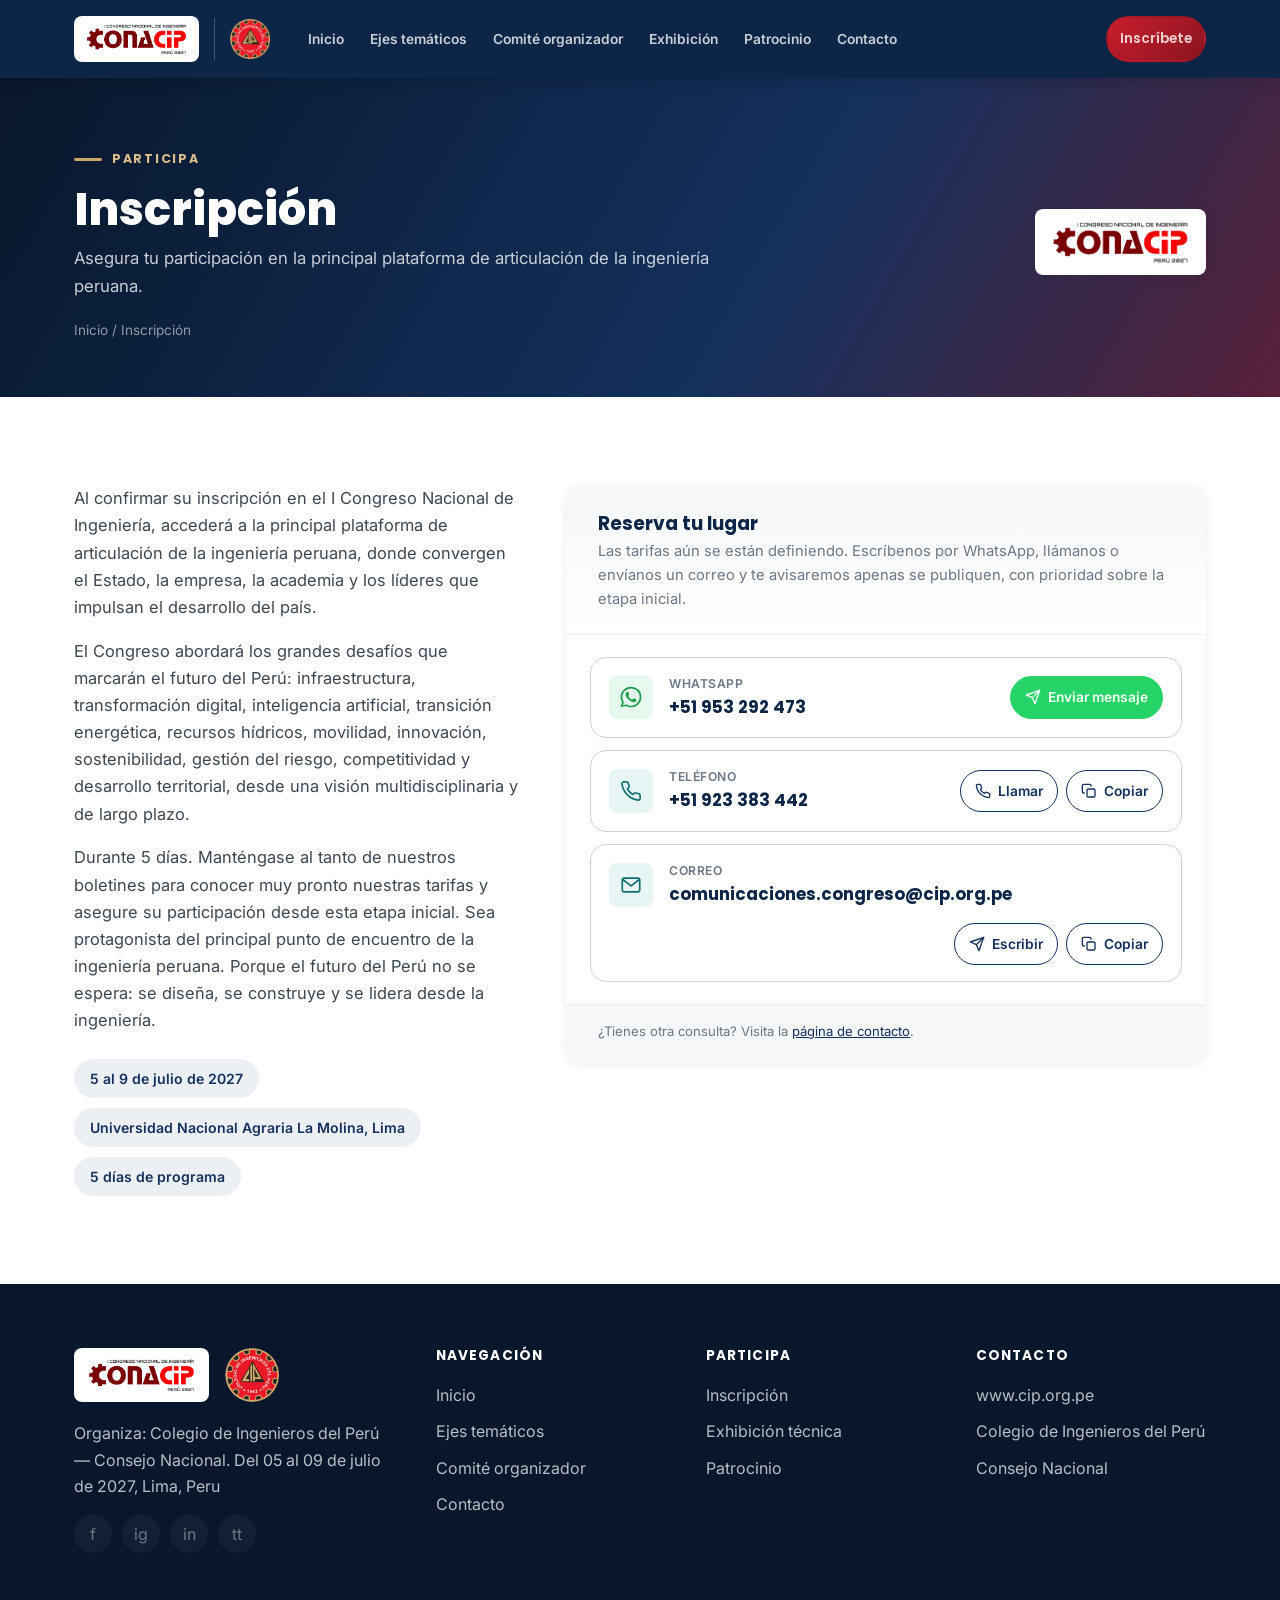
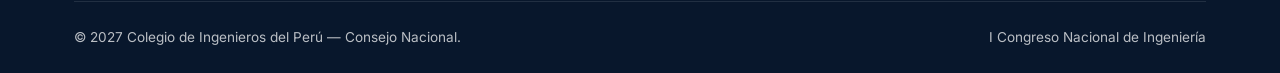
<file: inscripcion.html>
<!DOCTYPE html>
<html lang="es">
<head>
<meta charset="UTF-8">
<meta name="viewport" content="width=device-width, initial-scale=1.0">
<title>Inscripción — I Congreso Nacional de Ingeniería 2027</title>
<meta name="description" content="Inscríbete al I Congreso Nacional de Ingeniería. Tarifas próximamente — suscríbete a nuestro boletín para conocer los detalles.">
<link rel="preconnect" href="https://fonts.googleapis.com">
<link rel="preconnect" href="https://fonts.gstatic.com" crossorigin>
<link href="https://fonts.googleapis.com/css2?family=Inter:wght@400;500;600;700&family=Poppins:wght@600;700;800&display=swap" rel="stylesheet">
<link rel="stylesheet" href="css/styles.css">
<link rel="stylesheet" href="css/styles-v3.css">
<script>
/* Habilita la aparicion al hacer scroll antes del primer pintado, para que el
   contenido no se vea y luego se esconda. Si js/main.js no llega a activar el
   observador, el respaldo muestra todo igualmente. */
(function () {
  var d = document.documentElement;
  d.classList.add("reveal-on");
  setTimeout(function () {
    if (!d.classList.contains("reveal-ready")) d.classList.remove("reveal-on");
  }, 2500);
})();
</script>
</head>
<body class="v3">

<header class="site-header">
  <div class="container">
    <a href="index.html" class="brand-lockup" aria-label="I Congreso Nacional de Ingeniería — Colegio de Ingenieros del Perú">
      <span class="plate"><img src="assets/img/logo-conacip.png" alt="I Congreso Nacional de Ingeniería — CONACIP Perú 2027"></span>
      <span class="rule" aria-hidden="true"></span>
      <img src="assets/img/logo-cip-seal.png" alt="Colegio de Ingenieros del Perú" class="seal">
    </a>
    <nav class="nav">
      <a href="index.html">Inicio</a>
      <a href="ejes-tematicos.html">Ejes temáticos</a>
      <a href="comite-organizador.html">Comité organizador</a>
      <a href="exhibicion.html">Exhibición</a>
      <a href="patrocinio.html">Patrocinio</a>
      <a href="contacto.html">Contacto</a>
      <a href="inscripcion.html" class="btn btn-primary nav-cta">Inscríbete</a>
    </nav>
    <button class="nav-toggle" aria-label="Abrir menú" aria-expanded="false">
      <span></span><span></span><span></span>
    </button>
  </div>
</header>

<div class="page-header">
  <div class="container ph-con-marca">
    <div class="ph-texto">
      <span class="eyebrow">Participa</span>
      <h1>Inscripción</h1>
      <p>Asegura tu participación en la principal plataforma de articulación de la ingeniería peruana.</p>
      <p class="crumb"><a href="index.html">Inicio</a> / Inscripción</p>
    </div>
    <!-- El logo va a la derecha. Lleva tinta oscura, asi que se apoya en una
         placa blanca para que se lea sobre el degradado de la cabecera. -->
    <span class="ph-marca">
      <img src="assets/img/logo-conacip.png" alt="I Congreso Nacional de Ingeniería — CONACIP Perú 2027">
    </span>
  </div>
</div>

<section>
  <div class="container">
    <div class="two-col two-col--form">
      <div class="prose">
        <p>Al confirmar su inscripción en el I Congreso Nacional de Ingeniería, accederá a la principal plataforma de articulación de la ingeniería peruana, donde convergen el Estado, la empresa, la academia y los líderes que impulsan el desarrollo del país.</p>
        <p>El Congreso abordará los grandes desafíos que marcarán el futuro del Perú: infraestructura, transformación digital, inteligencia artificial, transición energética, recursos hídricos, movilidad, innovación, sostenibilidad, gestión del riesgo, competitividad y desarrollo territorial, desde una visión multidisciplinaria y de largo plazo.</p>
        <p>Durante 5 días. Manténgase al tanto de nuestros boletines para conocer muy pronto nuestras tarifas y asegure su participación desde esta etapa inicial. Sea protagonista del principal punto de encuentro de la ingeniería peruana. Porque el futuro del Perú no se espera: se diseña, se construye y se lidera desde la ingeniería.</p>

        <ul class="pill-list" style="margin-top:24px;">
          <li>5 al 9 de julio de 2027</li>
          <li>Universidad Nacional Agraria La Molina, Lima</li>
          <li>5 días de programa</li>
        </ul>
      </div>

      <!-- ====================================================================
           INSCRIPCION — CANALES DE CONTACTO
           WhatsApp: el numero se configura en js/main.js (WHATSAPP_COMERCIAL);
           el href de aqui es solo el respaldo si no carga el JS.
           Telefono y correo: boton para llamar/escribir y otro para copiar
           (data-copiar, ver initCopiar en js/main.js).
           ==================================================================== -->
      <div class="contact-card contact-card--form">
        <div class="form-head">
          <h3>Reserva tu lugar</h3>
          <p>Las tarifas aún se están definiendo. Escríbenos por WhatsApp, llámanos o envíanos un correo y te avisaremos apenas se publiquen, con prioridad sobre la etapa inicial.</p>
        </div>

        <div class="canales">
          <div class="canal canal--wa">
            <span class="ico">
              <svg viewBox="0 0 24 24" fill="currentColor" aria-hidden="true"><path d="M17.47 14.38c-.3-.15-1.75-.86-2.02-.96-.27-.1-.47-.15-.67.15-.2.3-.77.96-.94 1.16-.17.2-.35.22-.65.07-.3-.15-1.25-.46-2.38-1.47-.88-.79-1.47-1.76-1.65-2.06-.17-.3-.02-.46.13-.61.13-.13.3-.35.45-.52.15-.17.2-.3.3-.5.1-.2.05-.37-.02-.52-.08-.15-.67-1.62-.92-2.22-.24-.58-.49-.5-.67-.51h-.57c-.2 0-.52.07-.79.37-.27.3-1.04 1.02-1.04 2.48s1.07 2.88 1.21 3.08c.15.2 2.1 3.2 5.08 4.49.71.31 1.26.49 1.69.63.71.23 1.36.2 1.87.12.57-.08 1.75-.72 2-1.41.25-.69.25-1.29.17-1.41-.07-.12-.27-.2-.57-.35zM12.04 21.5h-.01a9.43 9.43 0 0 1-4.8-1.32l-.35-.2-3.57.93.95-3.48-.22-.36a9.4 9.4 0 0 1-1.44-5.02c0-5.2 4.24-9.44 9.45-9.44 2.52 0 4.89.99 6.67 2.77a9.37 9.37 0 0 1 2.76 6.68c0 5.2-4.24 9.44-9.44 9.44zm8.04-17.48A11.3 11.3 0 0 0 12.04.7C5.77.7.67 5.8.67 12.06c0 2 .52 3.96 1.52 5.68L.57 23.3l5.7-1.5a11.35 11.35 0 0 0 5.77 1.47c6.26 0 11.36-5.1 11.36-11.36 0-3.03-1.18-5.88-3.32-8.02z"/></svg>
            </span>
            <div class="canal-texto">
              <small>WhatsApp</small>
              <b>+51 953 292 473</b>
            </div>
            <div class="canal-acciones">
              <a class="canal-btn canal-btn--wa" href="https://wa.me/51953292473" target="_blank" rel="noopener"
                 data-whatsapp="Hola, quisiera información sobre la inscripción del I Congreso Nacional de Ingeniería.">
                <svg viewBox="0 0 24 24" fill="none" stroke="currentColor" stroke-width="2" stroke-linecap="round" stroke-linejoin="round" aria-hidden="true"><path d="M22 2L11 13"/><path d="M22 2l-7 20-4-9-9-4 20-7z"/></svg>
                Enviar mensaje
              </a>
            </div>
          </div>

          <div class="canal">
            <span class="ico">
              <svg viewBox="0 0 24 24" fill="none" stroke="currentColor" stroke-width="1.8" stroke-linecap="round" stroke-linejoin="round" aria-hidden="true"><path d="M22 16.9v3a2 2 0 0 1-2.2 2 19.8 19.8 0 0 1-8.6-3.1 19.5 19.5 0 0 1-6-6A19.8 19.8 0 0 1 2.1 4.2 2 2 0 0 1 4.1 2h3a2 2 0 0 1 2 1.7c.1.9.4 1.8.7 2.7a2 2 0 0 1-.5 2.1L8 9.8a16 16 0 0 0 6 6l1.3-1.3a2 2 0 0 1 2.1-.4c.9.3 1.8.6 2.7.7a2 2 0 0 1 1.7 2z"/></svg>
            </span>
            <div class="canal-texto">
              <small>Teléfono</small>
              <b>+51 923 383 442</b>
            </div>
            <div class="canal-acciones">
              <a class="canal-btn" href="tel:+51923383442">
                <svg viewBox="0 0 24 24" fill="none" stroke="currentColor" stroke-width="2" stroke-linecap="round" stroke-linejoin="round" aria-hidden="true"><path d="M22 16.9v3a2 2 0 0 1-2.2 2 19.8 19.8 0 0 1-8.6-3.1 19.5 19.5 0 0 1-6-6A19.8 19.8 0 0 1 2.1 4.2 2 2 0 0 1 4.1 2h3a2 2 0 0 1 2 1.7c.1.9.4 1.8.7 2.7a2 2 0 0 1-.5 2.1L8 9.8a16 16 0 0 0 6 6l1.3-1.3a2 2 0 0 1 2.1-.4c.9.3 1.8.6 2.7.7a2 2 0 0 1 1.7 2z"/></svg>
                Llamar
              </a>
              <button type="button" class="canal-btn" data-copiar="+51 923 383 442" aria-label="Copiar número de teléfono">
                <svg viewBox="0 0 24 24" fill="none" stroke="currentColor" stroke-width="2" stroke-linecap="round" stroke-linejoin="round" aria-hidden="true"><rect x="9" y="9" width="12" height="12" rx="2"/><path d="M5 15H4a2 2 0 0 1-2-2V4a2 2 0 0 1 2-2h9a2 2 0 0 1 2 2v1"/></svg>
                <span>Copiar</span>
              </button>
            </div>
          </div>

          <div class="canal">
            <span class="ico">
              <svg viewBox="0 0 24 24" fill="none" stroke="currentColor" stroke-width="1.8" stroke-linecap="round" stroke-linejoin="round" aria-hidden="true"><rect x="2.5" y="4.5" width="19" height="15" rx="2"/><path d="M3 6l9 7 9-7"/></svg>
            </span>
            <div class="canal-texto">
              <small>Correo</small>
              <b>comunicaciones.congreso@cip.org.pe</b>
            </div>
            <div class="canal-acciones">
              <a class="canal-btn" href="mailto:comunicaciones.congreso@cip.org.pe?subject=Inscripci%C3%B3n%20-%20I%20Congreso%20Nacional%20de%20Ingenier%C3%ADa">
                <svg viewBox="0 0 24 24" fill="none" stroke="currentColor" stroke-width="2" stroke-linecap="round" stroke-linejoin="round" aria-hidden="true"><path d="M22 2L11 13"/><path d="M22 2l-7 20-4-9-9-4 20-7z"/></svg>
                Escribir
              </a>
              <button type="button" class="canal-btn" data-copiar="comunicaciones.congreso@cip.org.pe" aria-label="Copiar correo electrónico">
                <svg viewBox="0 0 24 24" fill="none" stroke="currentColor" stroke-width="2" stroke-linecap="round" stroke-linejoin="round" aria-hidden="true"><rect x="9" y="9" width="12" height="12" rx="2"/><path d="M5 15H4a2 2 0 0 1-2-2V4a2 2 0 0 1 2-2h9a2 2 0 0 1 2 2v1"/></svg>
                <span>Copiar</span>
              </button>
            </div>
          </div>
        </div>

        <p class="form-note">¿Tienes otra consulta? Visita la <a href="contacto.html">página de contacto</a>.</p>
      </div>
    </div>
  </div>
</section>


<footer class="site-footer">
  <div class="container">
    <div class="footer-grid">
      <div class="footer-col">
        <div class="footer-brand">
          <span class="mark-badge"><img src="assets/img/logo-conacip.png" alt="I Congreso Nacional de Ingeniería"></span>
          <img class="seal" src="assets/img/logo-cip-seal.png" alt="Colegio de Ingenieros del Perú">
        </div>
        <p>Organiza: Colegio de Ingenieros del Perú — Consejo Nacional. Del 05 al 09 de julio de 2027, Lima, Peru</p>
        <div class="footer-social">
          <a href="#" aria-label="Facebook (próximamente)" title="Próximamente">f</a>
          <a href="#" aria-label="Instagram (próximamente)" title="Próximamente">ig</a>
          <a href="#" aria-label="LinkedIn (próximamente)" title="Próximamente">in</a>
          <a href="#" aria-label="TikTok (próximamente)" title="Próximamente">tt</a>
        </div>
      </div>
      <div class="footer-col">
        <h4>Navegación</h4>
        <ul>
          <li><a href="index.html">Inicio</a></li>
          <li><a href="ejes-tematicos.html">Ejes temáticos</a></li>
          <li><a href="comite-organizador.html">Comité organizador</a></li>
          <li><a href="contacto.html">Contacto</a></li>
        </ul>
      </div>
      <div class="footer-col">
        <h4>Participa</h4>
        <ul>
          <li><a href="inscripcion.html">Inscripción</a></li>
          <li><a href="exhibicion.html">Exhibición técnica</a></li>
          <li><a href="patrocinio.html">Patrocinio</a></li>
        </ul>
      </div>
      <div class="footer-col">
        <h4>Contacto</h4>
        <ul>
          <li><a href="https://www.cip.org.pe" target="_blank" rel="noopener">www.cip.org.pe</a></li>
          <li>Colegio de Ingenieros del Perú</li>
          <li>Consejo Nacional</li>
        </ul>
      </div>
    </div>
    <div class="footer-bottom">
      <span>© 2027 Colegio de Ingenieros del Perú — Consejo Nacional.</span>
      <span>I Congreso Nacional de Ingeniería</span>
    </div>
  </div>
</footer>

<script src="js/main.js"></script>
</body>
</html>
</file>
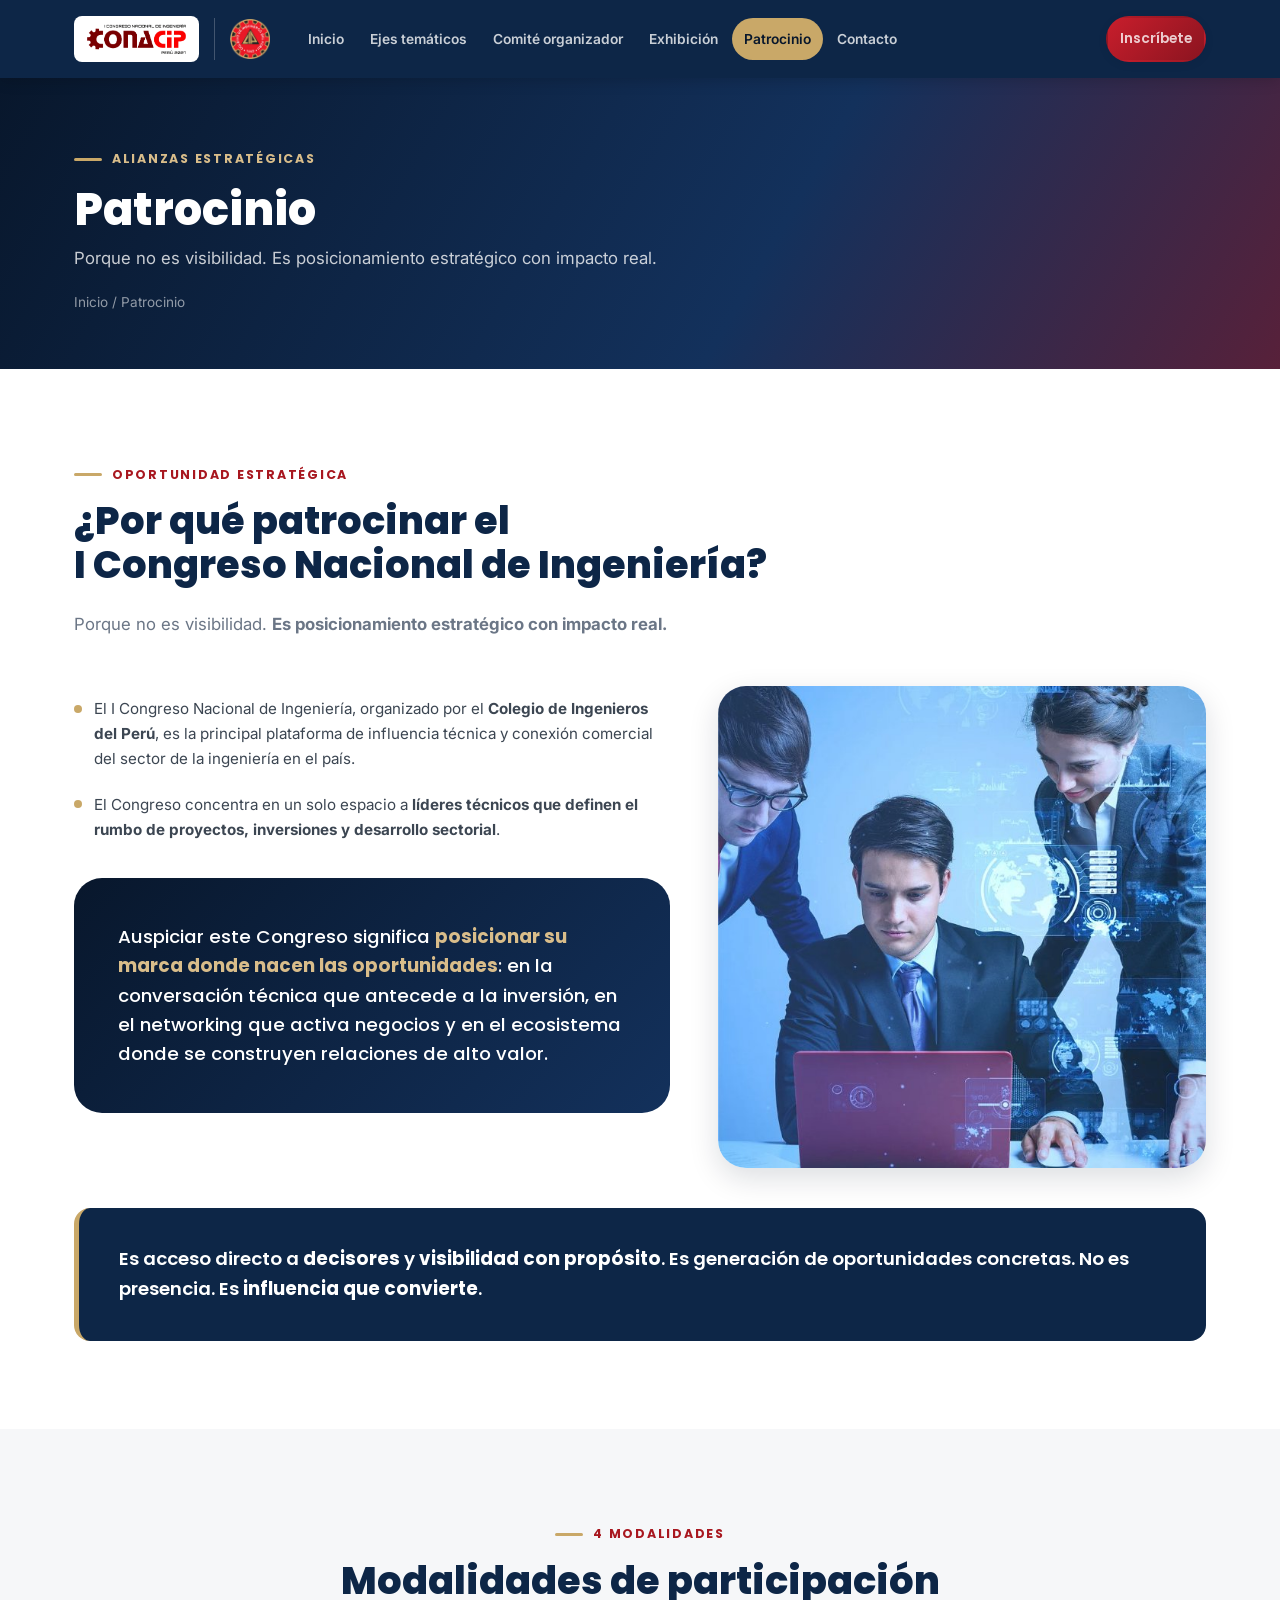
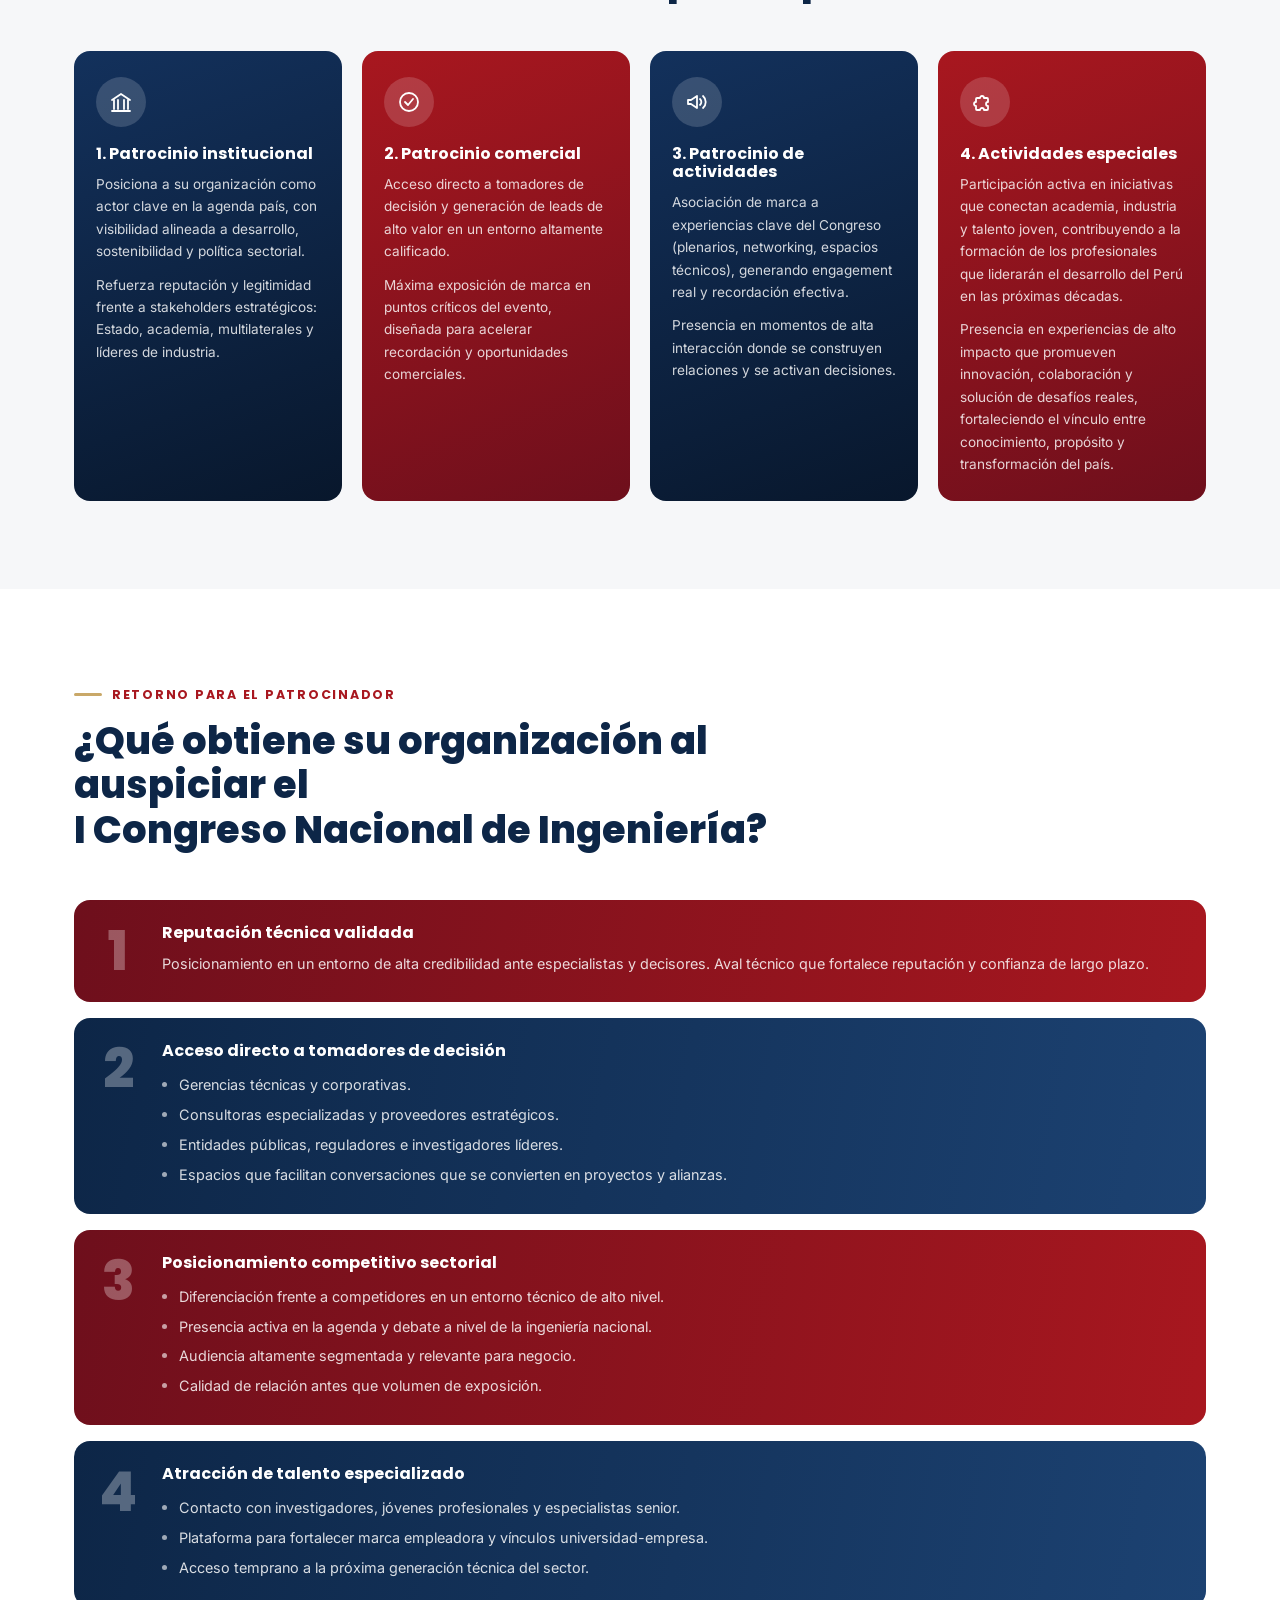
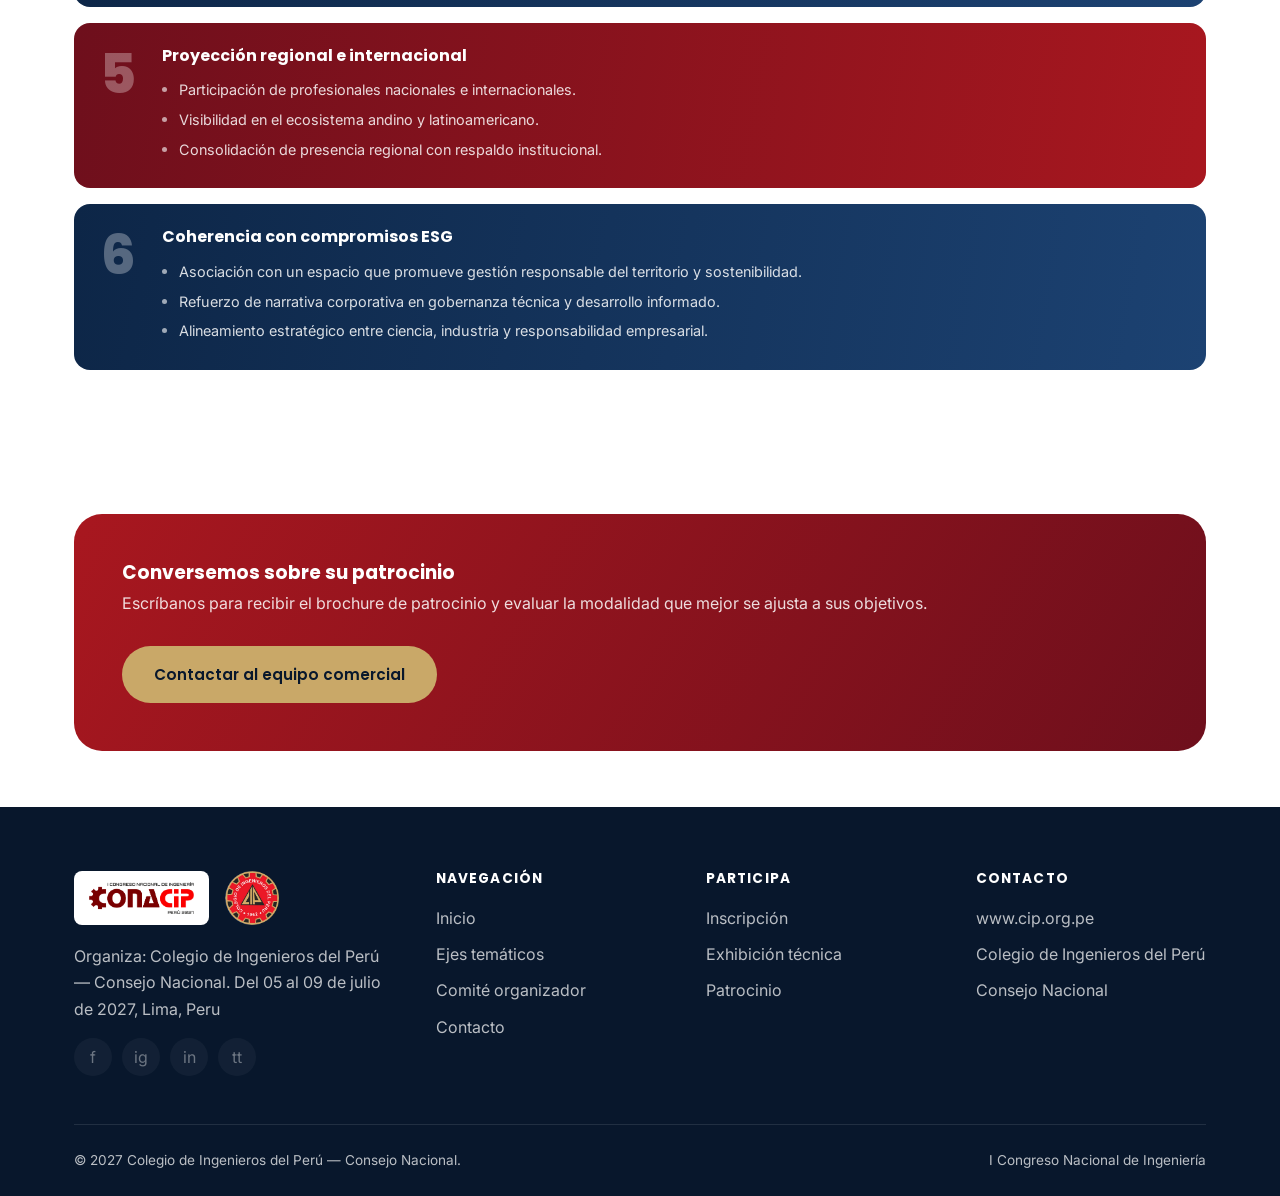
<file: patrocinio.html>
<!DOCTYPE html>
<html lang="es">
<head>
<meta charset="UTF-8">
<meta name="viewport" content="width=device-width, initial-scale=1.0">
<title>Patrocinio — I Congreso Nacional de Ingeniería 2027</title>
<meta name="description" content="Patrocinio del I Congreso Nacional de Ingeniería: modalidades de participación y retorno para su organización. Conecte su marca con los decisores de la ingeniería peruana.">
<link rel="preconnect" href="https://fonts.googleapis.com">
<link rel="preconnect" href="https://fonts.gstatic.com" crossorigin>
<link href="https://fonts.googleapis.com/css2?family=Inter:wght@400;500;600;700&family=Poppins:wght@600;700;800&display=swap" rel="stylesheet">
<link rel="stylesheet" href="css/styles.css">
<link rel="stylesheet" href="css/styles-v3.css">
<script>
/* Habilita la aparicion al hacer scroll antes del primer pintado, para que el
   contenido no se vea y luego se esconda. Si js/main.js no llega a activar el
   observador, el respaldo muestra todo igualmente. */
(function () {
  var d = document.documentElement;
  d.classList.add("reveal-on");
  setTimeout(function () {
    if (!d.classList.contains("reveal-ready")) d.classList.remove("reveal-on");
  }, 2500);
})();
</script>
</head>
<body class="v3">

<header class="site-header">
  <div class="container">
    <a href="index.html" class="brand-lockup" aria-label="I Congreso Nacional de Ingeniería — Colegio de Ingenieros del Perú">
      <span class="plate"><img src="assets/img/logo-conacip.png" alt="I Congreso Nacional de Ingeniería — CONACIP Perú 2027"></span>
      <span class="rule" aria-hidden="true"></span>
      <img src="assets/img/logo-cip-seal.png" alt="Colegio de Ingenieros del Perú" class="seal">
    </a>
    <nav class="nav">
      <a href="index.html">Inicio</a>
      <a href="ejes-tematicos.html">Ejes temáticos</a>
      <a href="comite-organizador.html">Comité organizador</a>
      <a href="exhibicion.html">Exhibición</a>
      <a href="patrocinio.html" class="active">Patrocinio</a>
      <a href="contacto.html">Contacto</a>
      <a href="inscripcion.html" class="btn btn-primary nav-cta">Inscríbete</a>
    </nav>
    <button class="nav-toggle" aria-label="Abrir menú" aria-expanded="false">
      <span></span><span></span><span></span>
    </button>
  </div>
</header>

<div class="page-header">
  <div class="container">
    <span class="eyebrow">Alianzas estratégicas</span>
    <h1>Patrocinio</h1>
    <p>Porque no es visibilidad. Es posicionamiento estratégico con impacto real.</p>
    <p class="crumb"><a href="index.html">Inicio</a> / Patrocinio</p>
  </div>
</div>

<section>
  <div class="container">
    <div class="section-head">
      <span class="eyebrow">Oportunidad estratégica</span>
      <h2>¿Por qué patrocinar el <span style="white-space:nowrap">I Congreso Nacional de Ingeniería?</span></h2>
      <p>Porque no es visibilidad. <strong>Es posicionamiento estratégico con impacto real.</strong></p>
    </div>
    <div class="two-col">
      <div>
        <ul class="checklist" style="margin-bottom:26px;">
          <li><span class="dot"></span>El I Congreso Nacional de Ingeniería, organizado por el <strong>Colegio de Ingenieros del Perú</strong>, es la principal plataforma de influencia técnica y conexión comercial del sector de la ingeniería en el país.</li>
          <li><span class="dot"></span>El Congreso concentra en un solo espacio a <strong>líderes técnicos que definen el rumbo de proyectos, inversiones y desarrollo sectorial</strong>.</li>
        </ul>
        <div class="quote-block">
          Auspiciar este Congreso significa <strong>posicionar su marca donde nacen las oportunidades</strong>: en la conversación técnica que antecede a la inversión, en el networking que activa negocios y en el ecosistema donde se construyen relaciones de alto valor.
        </div>
      </div>
      <div>
        <img src="assets/img/photo-patrocinio.jpg" alt="Equipo revisando información estratégica" style="border-radius:var(--radius-lg); box-shadow:var(--shadow-md);">
      </div>
    </div>
    <div class="closing-quote">
      Es acceso directo a <strong>decisores</strong> y <strong>visibilidad con propósito</strong>. Es generación de oportunidades concretas. No es presencia. Es <strong>influencia que convierte</strong>.
    </div>
  </div>
</section>

<section class="bg-gray">
  <div class="container">
    <div class="section-head center">
      <span class="eyebrow" style="justify-content:center">4 modalidades</span>
      <h2>Modalidades de participación</h2>
    </div>
    <div class="modality-grid">
      <div class="modality-card">
        <div class="icon-badge">
          <svg width="24" height="24" viewBox="0 0 24 24" fill="none" stroke="currentColor" stroke-width="1.8" stroke-linecap="round" stroke-linejoin="round"><path d="M3 10l9-6 9 6"/><path d="M5 10v9M9 10v9M15 10v9M19 10v9"/><path d="M3 21h18"/></svg>
        </div>
        <h4>1. Patrocinio institucional</h4>
        <p>Posiciona a su organización como actor clave en la agenda país, con visibilidad alineada a desarrollo, sostenibilidad y política sectorial.</p>
        <p>Refuerza reputación y legitimidad frente a stakeholders estratégicos: Estado, academia, multilaterales y líderes de industria.</p>
      </div>
      <div class="modality-card">
        <div class="icon-badge">
          <svg width="24" height="24" viewBox="0 0 24 24" fill="none" stroke="currentColor" stroke-width="1.8" stroke-linecap="round" stroke-linejoin="round"><circle cx="12" cy="12" r="9"/><path d="M8 12l3 3 5-6"/></svg>
        </div>
        <h4>2. Patrocinio comercial</h4>
        <p>Acceso directo a tomadores de decisión y generación de leads de alto valor en un entorno altamente calificado.</p>
        <p>Máxima exposición de marca en puntos críticos del evento, diseñada para acelerar recordación y oportunidades comerciales.</p>
      </div>
      <div class="modality-card">
        <div class="icon-badge">
          <svg width="24" height="24" viewBox="0 0 24 24" fill="none" stroke="currentColor" stroke-width="1.8" stroke-linecap="round" stroke-linejoin="round"><path d="M3 10v4h3l6 4V6L6 10H3z"/><path d="M15 9a4 4 0 0 1 0 6M18 6a8 8 0 0 1 0 12"/></svg>
        </div>
        <h4>3. Patrocinio de actividades</h4>
        <p>Asociación de marca a experiencias clave del Congreso (plenarios, networking, espacios técnicos), generando engagement real y recordación efectiva.</p>
        <p>Presencia en momentos de alta interacción donde se construyen relaciones y se activan decisiones.</p>
      </div>
      <div class="modality-card">
        <div class="icon-badge">
          <svg width="24" height="24" viewBox="0 0 24 24" fill="none" stroke="currentColor" stroke-width="1.8" stroke-linecap="round" stroke-linejoin="round"><path d="M4 8h3a2 2 0 1 1 4 0h3a1 1 0 0 1 1 1v3a2 2 0 1 0 0 4v3a1 1 0 0 1-1 1h-3a2 2 0 1 0-4 0H4a1 1 0 0 1-1-1v-3a2 2 0 1 1 0-4V9a1 1 0 0 1 1-1z"/></svg>
        </div>
        <h4>4. Actividades especiales</h4>
        <p>Participación activa en iniciativas que conectan academia, industria y talento joven, contribuyendo a la formación de los profesionales que liderarán el desarrollo del Perú en las próximas décadas.</p>
        <p>Presencia en experiencias de alto impacto que promueven innovación, colaboración y solución de desafíos reales, fortaleciendo el vínculo entre conocimiento, propósito y transformación del país.</p>
      </div>
    </div>
  </div>
</section>

<section>
  <div class="container">
    <div class="section-head">
      <span class="eyebrow">Retorno para el patrocinador</span>
      <h2>¿Qué obtiene su organización al auspiciar el <span style="white-space:nowrap">I Congreso Nacional de Ingeniería?</span></h2>
    </div>
    <div class="gain-list">
      <div class="gain-item">
        <div class="gain-num">1</div>
        <div class="gain-body">
          <h3>Reputación técnica validada</h3>
          <p>Posicionamiento en un entorno de alta credibilidad ante especialistas y decisores. Aval técnico que fortalece reputación y confianza de largo plazo.</p>
        </div>
      </div>
      <div class="gain-item">
        <div class="gain-num">2</div>
        <div class="gain-body">
          <h3>Acceso directo a tomadores de decisión</h3>
          <ul>
            <li>Gerencias técnicas y corporativas.</li>
            <li>Consultoras especializadas y proveedores estratégicos.</li>
            <li>Entidades públicas, reguladores e investigadores líderes.</li>
            <li>Espacios que facilitan conversaciones que se convierten en proyectos y alianzas.</li>
          </ul>
        </div>
      </div>
      <div class="gain-item">
        <div class="gain-num">3</div>
        <div class="gain-body">
          <h3>Posicionamiento competitivo sectorial</h3>
          <ul>
            <li>Diferenciación frente a competidores en un entorno técnico de alto nivel.</li>
            <li>Presencia activa en la agenda y debate a nivel de la ingeniería nacional.</li>
            <li>Audiencia altamente segmentada y relevante para negocio.</li>
            <li>Calidad de relación antes que volumen de exposición.</li>
          </ul>
        </div>
      </div>
      <div class="gain-item">
        <div class="gain-num">4</div>
        <div class="gain-body">
          <h3>Atracción de talento especializado</h3>
          <ul>
            <li>Contacto con investigadores, jóvenes profesionales y especialistas senior.</li>
            <li>Plataforma para fortalecer marca empleadora y vínculos universidad-empresa.</li>
            <li>Acceso temprano a la próxima generación técnica del sector.</li>
          </ul>
        </div>
      </div>
      <div class="gain-item">
        <div class="gain-num">5</div>
        <div class="gain-body">
          <h3>Proyección regional e internacional</h3>
          <ul>
            <li>Participación de profesionales nacionales e internacionales.</li>
            <li>Visibilidad en el ecosistema andino y latinoamericano.</li>
            <li>Consolidación de presencia regional con respaldo institucional.</li>
          </ul>
        </div>
      </div>
      <div class="gain-item">
        <div class="gain-num">6</div>
        <div class="gain-body">
          <h3>Coherencia con compromisos ESG</h3>
          <ul>
            <li>Asociación con un espacio que promueve gestión responsable del territorio y sostenibilidad.</li>
            <li>Refuerzo de narrativa corporativa en gobernanza técnica y desarrollo informado.</li>
            <li>Alineamiento estratégico entre ciencia, industria y responsabilidad empresarial.</li>
          </ul>
        </div>
      </div>
    </div>
  </div>
</section>

<section class="tight">
  <div class="container">
    <div class="cta-banner">
      <div>
        <h3>Conversemos sobre su patrocinio</h3>
        <p>Escríbanos para recibir el brochure de patrocinio y evaluar la modalidad que mejor se ajusta a sus objetivos.</p>
      </div>
      <a href="contacto.html" class="btn btn-gold" data-whatsapp="Hola, quisiera información sobre el patrocinio del I Congreso Nacional de Ingeniería.">Contactar al equipo comercial</a>
    </div>
  </div>
</section>

<footer class="site-footer">
  <div class="container">
    <div class="footer-grid">
      <div class="footer-col">
        <div class="footer-brand">
          <span class="mark-badge"><img src="assets/img/logo-conacip.png" alt="I Congreso Nacional de Ingeniería"></span>
          <img class="seal" src="assets/img/logo-cip-seal.png" alt="Colegio de Ingenieros del Perú">
        </div>
        <p>Organiza: Colegio de Ingenieros del Perú — Consejo Nacional. Del 05 al 09 de julio de 2027, Lima, Peru</p>
        <div class="footer-social">
          <a href="#" aria-label="Facebook (próximamente)" title="Próximamente">f</a>
          <a href="#" aria-label="Instagram (próximamente)" title="Próximamente">ig</a>
          <a href="#" aria-label="LinkedIn (próximamente)" title="Próximamente">in</a>
          <a href="#" aria-label="TikTok (próximamente)" title="Próximamente">tt</a>
        </div>
      </div>
      <div class="footer-col">
        <h4>Navegación</h4>
        <ul>
          <li><a href="index.html">Inicio</a></li>
          <li><a href="ejes-tematicos.html">Ejes temáticos</a></li>
          <li><a href="comite-organizador.html">Comité organizador</a></li>
          <li><a href="contacto.html">Contacto</a></li>
        </ul>
      </div>
      <div class="footer-col">
        <h4>Participa</h4>
        <ul>
          <li><a href="inscripcion.html">Inscripción</a></li>
          <li><a href="exhibicion.html">Exhibición técnica</a></li>
          <li><a href="patrocinio.html">Patrocinio</a></li>
        </ul>
      </div>
      <div class="footer-col">
        <h4>Contacto</h4>
        <ul>
          <li><a href="https://www.cip.org.pe" target="_blank" rel="noopener">www.cip.org.pe</a></li>
          <li>Colegio de Ingenieros del Perú</li>
          <li>Consejo Nacional</li>
        </ul>
      </div>
    </div>
    <div class="footer-bottom">
      <span>© 2027 Colegio de Ingenieros del Perú — Consejo Nacional.</span>
      <span>I Congreso Nacional de Ingeniería</span>
    </div>
  </div>
</footer>

<script src="js/main.js"></script>
</body>
</html>
</file>
<file: css/styles.css>
/* ==========================================================================
   I Congreso Nacional de Ingeniería — CIP-CN 2027
   ========================================================================== */

:root {
  --navy-950: #08172c;
  --navy-900: #0d2647;
  --navy-800: #13315c;
  --navy-700: #1c4272;
  --red-900: #6e0f1c;
  --red-800: #8b1420;
  --red-700: #a8171f;
  --red-600: #c81e2c;
  --gold-500: #c9a868;
  --gold-400: #d9bd8a;
  --gray-050: #f6f7f9;
  --gray-100: #eceff3;
  --gray-300: #cdd4dd;
  --gray-500: #6b7686;
  --gray-700: #3c4652;
  --white: #ffffff;

  --font-head: "Poppins", "Montserrat", system-ui, sans-serif;
  --font-body: "Inter", system-ui, -apple-system, sans-serif;

  --radius-sm: 8px;
  --radius-md: 16px;
  --radius-lg: 28px;
  --radius-pill: 999px;

  --shadow-sm: 0 2px 10px rgba(8, 23, 44, 0.08);
  --shadow-md: 0 10px 30px rgba(8, 23, 44, 0.14);
  --shadow-lg: 0 20px 50px rgba(8, 23, 44, 0.22);

  --container-w: 1180px;
}

/* Reset ------------------------------------------------------------------ */

*, *::before, *::after { box-sizing: border-box; }
html { scroll-behavior: smooth; }
body {
  margin: 0;
  font-family: var(--font-body);
  color: var(--gray-700);
  background: var(--white);
  line-height: 1.65;
  -webkit-font-smoothing: antialiased;
}
img { max-width: 100%; display: block; }
a { color: inherit; text-decoration: none; }
ul { margin: 0; padding: 0; list-style: none; }
h1, h2, h3, h4 {
  font-family: var(--font-head);
  color: var(--navy-900);
  line-height: 1.15;
  margin: 0 0 0.6em;
}
p { margin: 0 0 1em; }
button { font-family: inherit; cursor: pointer; }
input, textarea { font-family: inherit; }

.container {
  width: 100%;
  max-width: var(--container-w);
  margin: 0 auto;
  padding: 0 24px;
}

section { padding: 88px 0; }
section.tight { padding: 56px 0; }
.bg-gray { background: var(--gray-050); }
.bg-navy { background: var(--navy-900); color: rgba(255,255,255,0.9); }
.bg-navy h2, .bg-navy h3 { color: #fff; }

/* Section heading ---------------------------------------------------------*/

.eyebrow {
  display: inline-flex;
  align-items: center;
  gap: 10px;
  font-family: var(--font-head);
  font-weight: 700;
  font-size: 0.78rem;
  letter-spacing: 0.14em;
  text-transform: uppercase;
  color: var(--red-700);
  margin-bottom: 14px;
}
.eyebrow::before {
  content: "";
  width: 28px;
  height: 3px;
  background: var(--gold-500);
  border-radius: 2px;
}
.section-head { max-width: 720px; margin-bottom: 48px; }
.section-head.center { margin-left: auto; margin-right: auto; text-align: center; }
.section-head h2 { font-size: clamp(1.7rem, 3vw, 2.4rem); font-weight: 800; }
.section-head p { color: var(--gray-500); font-size: 1.05rem; }

/* Buttons ------------------------------------------------------------------*/

.btn {
  display: inline-flex;
  align-items: center;
  justify-content: center;
  gap: 8px;
  padding: 14px 30px;
  border-radius: var(--radius-pill);
  font-family: var(--font-head);
  font-weight: 600;
  font-size: 0.95rem;
  border: 2px solid transparent;
  transition: transform 0.15s ease, box-shadow 0.15s ease, background 0.15s ease, color .15s ease;
  white-space: nowrap;
}
.btn:hover { transform: translateY(-2px); }
.btn-primary { background: linear-gradient(135deg, var(--red-600), var(--red-800)); color: #fff; box-shadow: var(--shadow-sm); }
.btn-primary:hover { box-shadow: var(--shadow-md); }
.btn-gold { background: var(--gold-500); color: var(--navy-950); }
.btn-outline { background: transparent; border-color: rgba(255,255,255,0.55); color: #fff; }
.btn-outline:hover { background: rgba(255,255,255,0.12); }
.btn-outline-navy { background: transparent; border-color: var(--navy-800); color: var(--navy-800); }
.btn-outline-navy:hover { background: var(--navy-900); color: #fff; }
.btn-block { width: 100%; }

/* Header -------------------------------------------------------------------*/

.site-header {
  position: sticky;
  top: 0;
  z-index: 100;
  background: var(--navy-900);
  box-shadow: 0 2px 14px rgba(0,0,0,0.18);
}
.site-header .container {
  display: flex;
  align-items: center;
  justify-content: space-between;
  height: 78px;
}
.brand { display: flex; align-items: center; gap: 12px; flex-shrink: 0; }
.brand img { height: 48px; width: auto; }
.brand-name {
  font-family: var(--font-head);
  font-weight: 700;
  font-size: 0.82rem;
  color: #fff;
  line-height: 1.25;
  white-space: nowrap;
}
.brand-name span { display: block; font-size: 0.68rem; font-weight: 500; color: var(--gold-400); letter-spacing: 0.06em; white-space: nowrap; }

.nav { display: flex; align-items: center; gap: 2px; }
.nav a {
  display: block;
  padding: 10px 12px;
  font-size: 0.86rem;
  font-weight: 600;
  color: rgba(255,255,255,0.78);
  border-radius: var(--radius-pill);
  white-space: nowrap;
  transition: background 0.15s ease, color 0.15s ease;
}
.nav a:hover { color: #fff; background: rgba(255,255,255,0.08); }
.nav a.active { color: var(--navy-950); background: var(--gold-500); }
.nav-cta { margin-left: 12px; }

.nav-toggle {
  display: none;
  flex-direction: column;
  gap: 5px;
  background: none;
  border: none;
  padding: 8px;
}
.nav-toggle span { width: 26px; height: 2.5px; background: #fff; border-radius: 2px; }

/* Footer ---------------------------------------------------------------- */

.site-footer { background: var(--navy-950); color: rgba(255,255,255,0.72); padding: 64px 0 0; }
.footer-grid {
  display: grid;
  grid-template-columns: 1.4fr 1fr 1fr 1fr;
  gap: 40px;
  padding-bottom: 48px;
  border-bottom: 1px solid rgba(255,255,255,0.1);
}
.footer-brand { display: flex; align-items: center; gap: 16px; margin-bottom: 18px; }
.footer-brand .mark-badge {
  display: inline-flex;
  background: #fff;
  padding: 9px 13px;
  border-radius: var(--radius-sm);
}
.footer-brand .mark-badge img { height: 38px; width: auto; }
.footer-brand .seal { height: 54px; width: auto; }
.footer-col h4 {
  color: #fff;
  font-size: 0.85rem;
  letter-spacing: 0.08em;
  text-transform: uppercase;
  margin-bottom: 18px;
}
.footer-col li { margin-bottom: 10px; }
.footer-col a:hover { color: #fff; }
.footer-social { display: flex; gap: 10px; margin-top: 10px; }
.footer-social a {
  width: 38px; height: 38px;
  display: flex; align-items: center; justify-content: center;
  border-radius: 50%;
  background: rgba(255,255,255,0.08);
  opacity: 0.55;
}
.footer-bottom {
  display: flex;
  justify-content: space-between;
  align-items: center;
  flex-wrap: wrap;
  gap: 10px;
  padding: 24px 0;
  font-size: 0.85rem;
}

.badge-soon {
  display: inline-block;
  font-size: 0.7rem;
  font-weight: 700;
  letter-spacing: 0.06em;
  text-transform: uppercase;
  color: var(--navy-950);
  background: var(--gold-500);
  padding: 3px 10px;
  border-radius: var(--radius-pill);
  margin-left: 8px;
}

/* Page header (inner pages) ------------------------------------------------*/

.page-header {
  background: linear-gradient(120deg, var(--navy-950) 0%, var(--navy-800) 60%, var(--red-800) 130%);
  padding: 64px 0 56px;
  color: #fff;
  position: relative;
  overflow: hidden;
}
.page-header .container { position: relative; z-index: 1; }
.page-header .eyebrow { color: var(--gold-400); }
.page-header .eyebrow::before { background: var(--gold-500); }
.page-header h1 { color: #fff; font-size: clamp(2rem, 4vw, 2.8rem); font-weight: 800; margin-bottom: 10px; }
.page-header p { color: rgba(255,255,255,0.78); max-width: 640px; font-size: 1.05rem; margin: 0; }
.page-header .crumb { font-size: 0.85rem; color: rgba(255,255,255,0.55); margin-top: 18px; }
.page-header .crumb a:hover { color: #fff; }

/* Variantes opcionales de cabecera. Se activan agregando la clase en el HTML
   de cada página; sin ella el .page-header queda como estaba. */

/* Foto anclada a la derecha, fundida hacia el navy por la izquierda: el texto
   siempre cae sobre fondo sólido, la foto nunca lo invade. */
.page-header--photo {
  min-height: 320px;
  display: flex;
  align-items: center;
}
.page-header--photo::after {
  content: "";
  position: absolute;
  top: 0; right: 0; bottom: 0;
  width: 58%;
  background-image: url("../assets/img/photo-sede-unalm.jpg");
  background-size: cover;
  background-position: center 45%;
  opacity: 0.45;
  /* El borde izquierdo se disuelve, así no queda costura contra el degradado. */
  -webkit-mask-image: linear-gradient(90deg, transparent 0%, #000 48%);
  mask-image: linear-gradient(90deg, transparent 0%, #000 48%);
  z-index: 0;
}

/* Curvas de nivel de la identidad del Congreso sobre el degradado actual. */
.page-header--pattern {
  background-image:
    url("../assets/img/pattern-topo.svg"),
    linear-gradient(120deg, var(--navy-950) 0%, var(--navy-800) 60%, var(--red-800) 130%);
  background-repeat: no-repeat;
  background-size: cover, 100% 100%;
  background-position: center, center;
}

/* Hero (index) ------------------------------------------------------------*/

.hero {
  position: relative;
  color: #fff;
  background-image: linear-gradient(180deg, rgba(8,23,44,0.6) 0%, rgba(8,23,44,0.8) 55%, rgba(8,23,44,0.96) 100%),
    url("../assets/img/photo-hero-costaverde.jpg");
  background-size: cover;
  background-position: center 30%;
  padding: 72px 0 56px;
}
.hero-content { max-width: 760px; }
.hero .eyebrow { color: var(--gold-400); }
.hero h1 {
  color: #fff;
  font-size: clamp(2.2rem, 5vw, 3.6rem);
  font-weight: 800;
  letter-spacing: -0.01em;
}
.hero .lead { font-size: clamp(1.05rem, 2vw, 1.25rem); color: rgba(255,255,255,0.88); max-width: 620px; }
.hero-meta {
  display: flex;
  flex-wrap: wrap;
  gap: 14px;
  margin: 26px 0 34px;
}
.hero-meta .chip {
  display: flex;
  align-items: center;
  gap: 8px;
  background: rgba(255,255,255,0.1);
  border: 1px solid rgba(255,255,255,0.18);
  padding: 10px 18px;
  border-radius: var(--radius-pill);
  font-size: 0.9rem;
  font-weight: 600;
  backdrop-filter: blur(2px);
}
.hero-actions { display: flex; gap: 14px; flex-wrap: wrap; }

.countdown {
  display: flex;
  gap: 14px;
  margin-top: 46px;
  flex-wrap: wrap;
}
.countdown .unit {
  background: rgba(255,255,255,0.08);
  border: 1px solid rgba(255,255,255,0.16);
  border-radius: var(--radius-md);
  padding: 16px 22px;
  min-width: 88px;
  text-align: center;
  backdrop-filter: blur(3px);
}
.countdown .num {
  font-family: var(--font-head);
  font-size: clamp(1.6rem, 3vw, 2.2rem);
  font-weight: 800;
  color: var(--gold-400);
  line-height: 1;
}
.countdown .label {
  display: block;
  margin-top: 6px;
  font-size: 0.7rem;
  letter-spacing: 0.1em;
  text-transform: uppercase;
  color: rgba(255,255,255,0.7);
}

/* Sponsor strip ------------------------------------------------------------*/

.sponsor-strip { background: var(--gray-050); padding: 28px 0; border-bottom: 1px solid var(--gray-100); }
.sponsor-strip .container { display: flex; align-items: center; gap: 28px; flex-wrap: wrap; }
.sponsor-strip .tag {
  font-family: var(--font-head);
  font-weight: 700;
  font-size: 0.78rem;
  letter-spacing: 0.1em;
  text-transform: uppercase;
  color: var(--gray-500);
  white-space: nowrap;
}
.sponsor-slots { display: flex; gap: 14px; flex-wrap: wrap; flex: 1; }
.sponsor-slots .slot {
  width: 128px;
  height: 56px;
  border: 1.5px dashed var(--gray-300);
  border-radius: var(--radius-sm);
  display: flex;
  align-items: center;
  justify-content: center;
  font-size: 0.72rem;
  color: var(--gray-500);
  text-align: center;
  background: #fff;
}

/* Info cards (Información general) -----------------------------------------*/

.info-grid {
  display: grid;
  grid-template-columns: repeat(3, 1fr);
  gap: 24px;
}
.info-card {
  background: #fff;
  border-radius: var(--radius-md);
  padding: 32px 26px;
  box-shadow: var(--shadow-sm);
  border-top: 4px solid var(--red-700);
}
.info-card .icon {
  width: 54px; height: 54px;
  border-radius: 50%;
  background: var(--navy-900);
  color: var(--gold-400);
  display: flex; align-items: center; justify-content: center;
  margin-bottom: 18px;
}
.info-card h3 { font-size: 1.05rem; font-weight: 700; margin-bottom: 8px; }
.info-card p { color: var(--gray-500); margin: 0; font-size: 0.95rem; }

/* Manifesto ------------------------------------------------------------- */

.manifesto {
  display: grid;
  grid-template-columns: 1.1fr 0.9fr;
  gap: 56px;
  align-items: center;
}
.manifesto-text h2 { font-size: clamp(1.6rem, 3vw, 2.1rem); }
.manifesto-text h2 em { color: var(--red-700); font-style: normal; }
.manifesto-text .sub { font-weight: 600; color: var(--navy-800); font-size: 1.1rem; margin-bottom: 22px; }
.manifesto-photo { position: relative; }
.manifesto-photo img { border-radius: var(--radius-lg); box-shadow: var(--shadow-lg); }
.manifesto-photo::after {
  content: "";
  position: absolute;
  inset: 18px -18px -18px 18px;
  border: 3px solid var(--gold-500);
  border-radius: var(--radius-lg);
  z-index: -1;
}

/* Ejes temáticos ---------------------------------------------------------- */

.ejes-grid {
  display: grid;
  grid-template-columns: repeat(auto-fit, minmax(280px, 1fr));
  gap: 26px;
}
.eje-card { perspective: 1400px; height: 360px; }
.eje-card.compact { height: 190px; cursor: default; }
.eje-card-inner {
  position: relative;
  width: 100%; height: 100%;
  transition: transform 0.6s cubic-bezier(.4,.2,.2,1);
  transform-style: preserve-3d;
  cursor: pointer;
}
.eje-card.flipped .eje-card-inner { transform: rotateY(180deg); }
.eje-face {
  position: absolute; inset: 0;
  border-radius: var(--radius-md);
  backface-visibility: hidden;
  padding: 26px;
  display: flex;
  flex-direction: column;
}
.eje-front {
  background: linear-gradient(150deg, var(--red-700), var(--red-900) 85%);
  color: #fff;
  justify-content: space-between;
}
.eje-front .eje-num {
  font-family: var(--font-head);
  font-weight: 800;
  font-size: 2.6rem;
  color: rgba(255,255,255,0.35);
  line-height: 1;
}
.eje-front .icon-badge {
  width: 58px; height: 58px;
  border-radius: 50%;
  background: rgba(255,255,255,0.14);
  border: 1.5px solid rgba(255,255,255,0.4);
  display: flex; align-items: center; justify-content: center;
  margin-bottom: auto;
}
.eje-front h3 { color: #fff; font-size: 1.2rem; margin: 0; }
.eje-front .hint { font-size: 0.78rem; color: rgba(255,255,255,0.65); margin-top: 10px; }
.eje-back {
  background: var(--navy-900);
  color: rgba(255,255,255,0.9);
  transform: rotateY(180deg);
  overflow-y: auto;
}
.eje-back .eje-tag {
  font-family: var(--font-head);
  font-weight: 700;
  font-size: 0.72rem;
  letter-spacing: 0.08em;
  text-transform: uppercase;
  color: var(--gold-400);
  margin-bottom: 8px;
}
.eje-back h4 { color: #fff; font-size: 1rem; margin-bottom: 8px; }
.eje-back p { font-size: 0.82rem; line-height: 1.5; color: rgba(255,255,255,0.82); margin: 0; }

.ejes-note {
  margin-top: 34px;
  text-align: center;
  color: var(--gray-500);
  font-size: 0.92rem;
}

/* Servicios al participante -------------------------------------------------*/

.services-grid {
  display: grid;
  grid-template-columns: 1fr 1fr;
  gap: 40px;
}
.service-list li {
  display: flex;
  gap: 14px;
  padding: 14px 0;
  border-bottom: 1px solid var(--gray-100);
  font-size: 0.98rem;
}
.service-list li:last-child { border-bottom: none; }
.service-list .check {
  flex-shrink: 0;
  width: 26px; height: 26px;
  border-radius: 50%;
  background: var(--gold-500);
  color: var(--navy-950);
  display: flex; align-items: center; justify-content: center;
  margin-top: 2px;
}
.closing-quote {
  margin-top: 40px;
  background: var(--navy-900);
  color: #fff;
  padding: 36px 40px;
  border-radius: var(--radius-md);
  font-family: var(--font-head);
  font-weight: 600;
  font-size: 1.15rem;
  border-left: 5px solid var(--gold-500);
}

/* Comité organizador -------------------------------------------------------*/

.comite-layout {
  display: grid;
  grid-template-columns: 1.2fr 0.8fr;
  gap: 48px;
  align-items: start;
}
.comite-list li {
  background: linear-gradient(90deg, var(--red-700), var(--red-800));
  color: #fff;
  padding: 16px 24px;
  border-radius: var(--radius-sm);
  margin-bottom: 12px;
  font-weight: 600;
  font-size: 0.98rem;
}
.comite-list li.lead { background: linear-gradient(90deg, var(--navy-800), var(--navy-950)); }
.comite-photo img { border-radius: var(--radius-lg); box-shadow: var(--shadow-md); }
.comite-organiza {
  margin-top: 28px;
  display: flex;
  align-items: center;
  gap: 14px;
  font-weight: 600;
  color: var(--navy-800);
}
.comite-organiza img { height: 48px; }

/* Pending / próximamente block ---------------------------------------------*/

.pending-box {
  background: var(--gray-050);
  border: 1.5px dashed var(--gray-300);
  border-radius: var(--radius-md);
  padding: 40px;
  text-align: center;
}
.pending-box h3 { margin-bottom: 8px; }
.pending-box p { color: var(--gray-500); max-width: 520px; margin: 0 auto 24px; }

.newsletter-form {
  display: flex;
  gap: 10px;
  max-width: 460px;
  margin: 0 auto;
  flex-wrap: wrap;
}
.newsletter-form input {
  flex: 1;
  min-width: 200px;
  padding: 13px 18px;
  border-radius: var(--radius-pill);
  border: 1.5px solid var(--gray-300);
  font-size: 0.95rem;
}
.newsletter-form input:focus { outline: 2px solid var(--navy-700); }
.form-note { font-size: 0.82rem; color: var(--gray-500); margin-top: 14px; }
.form-success {
  display: none;
  margin-top: 16px;
  font-weight: 600;
  color: var(--navy-800);
  background: rgba(201,168,104,0.18);
  padding: 12px 18px;
  border-radius: var(--radius-sm);
}
.form-success.show { display: block; }

/* Generic content blocks ----------------------------------------------------*/

.prose { max-width: 780px; }
.prose p { font-size: 1.03rem; }
.two-col {
  display: grid;
  grid-template-columns: 1.1fr 0.9fr;
  gap: 48px;
  align-items: start;
}
.pill-list { display: flex; flex-wrap: wrap; gap: 10px; }
.pill-list li {
  background: var(--gray-100);
  color: var(--navy-800);
  font-weight: 600;
  font-size: 0.88rem;
  padding: 8px 16px;
  border-radius: var(--radius-pill);
}
.stat-box {
  background: #fff;
  border-radius: var(--radius-md);
  padding: 26px;
  box-shadow: var(--shadow-sm);
  text-align: center;
}
.stat-box .big { font-family: var(--font-head); font-size: 2.4rem; font-weight: 800; color: var(--red-700); }
.stat-box .small { color: var(--gray-500); font-size: 0.9rem; }

/* El punto va posicionado, no como flex item: así el texto del <li> puede
   llevar <strong> o <a> sin partirse en columnas. */
.checklist li {
  position: relative;
  padding: var(--cl-pad, 10px) 0 var(--cl-pad, 10px) 20px;
  font-size: 0.95rem;
}
.checklist .dot {
  position: absolute;
  left: 0;
  top: calc(var(--cl-pad, 10px) + 0.58em);
  width: 8px; height: 8px;
  border-radius: 50%;
  background: var(--gold-500);
}

/* Exhibición ----------------------------------------------------------------*/

.benefit-grid {
  display: grid;
  grid-template-columns: repeat(2, 1fr);
  gap: 18px;
}
.benefit-card {
  background: #fff;
  border-radius: var(--radius-md);
  padding: 24px;
  box-shadow: var(--shadow-sm);
  border-left: 4px solid var(--red-700);
}
.benefit-card h4 { font-size: 0.98rem; margin-bottom: 4px; }
.benefit-card p { font-size: 0.88rem; color: var(--gray-500); margin: 0; }

.capacity-box {
  display: grid;
  grid-template-columns: repeat(3, 1fr);
  gap: 20px;
  margin-top: 30px;
}

/* Ficha técnica / especificaciones ------------------------------------------*/

.spec-grid {
  display: grid;
  grid-template-columns: repeat(2, 1fr);
  gap: 22px;
}
.spec-card {
  background: #fff;
  border-radius: var(--radius-md);
  padding: 26px 28px;
  box-shadow: var(--shadow-sm);
  border-top: 4px solid var(--navy-800);
}
.spec-card.accent-red { border-top-color: var(--red-700); }
.spec-card .spec-head {
  display: flex;
  align-items: center;
  gap: 12px;
  margin-bottom: 14px;
}
.spec-card .spec-head .tick {
  flex-shrink: 0;
  width: 30px; height: 30px;
  border-radius: 50%;
  background: var(--navy-900);
  color: #fff;
  display: flex; align-items: center; justify-content: center;
}
.spec-card.accent-red .spec-head .tick { background: var(--red-700); }
.spec-card .spec-head h3 {
  font-size: 0.98rem;
  margin: 0;
  letter-spacing: 0.01em;
}
.spec-card .checklist li { --cl-pad: 7px; font-size: 0.92rem; }
.spec-card .spec-note {
  margin: 14px 0 0;
  font-size: 0.82rem;
  color: var(--gray-500);
  font-style: italic;
}

.note-box {
  background: var(--gray-050);
  border-left: 4px solid var(--gold-500);
  border-radius: var(--radius-sm);
  padding: 24px 28px;
}
.note-box h4 { font-size: 0.95rem; margin-bottom: 8px; }
.note-box p { font-size: 0.9rem; color: var(--gray-500); margin: 0 0 0.7em; }
.note-box p:last-child { margin-bottom: 0; }

/* Patrocinio ----------------------------------------------------------------*/

.quote-block {
  background: linear-gradient(135deg, var(--navy-950), var(--navy-800));
  color: #fff;
  padding: 44px;
  border-radius: var(--radius-lg);
  font-family: var(--font-head);
  font-size: 1.15rem;
  font-weight: 500;
  line-height: 1.6;
}
.quote-block strong { color: var(--gold-400); }

.modality-grid {
  display: grid;
  grid-template-columns: repeat(4, 1fr);
  gap: 20px;
}
.modality-card {
  border-radius: var(--radius-md);
  padding: 26px 22px;
  color: #fff;
  min-height: 230px;
}
.modality-card:nth-child(odd) { background: linear-gradient(160deg, var(--navy-800), var(--navy-950)); }
.modality-card:nth-child(even) { background: linear-gradient(160deg, var(--red-700), var(--red-900)); }
.modality-card .icon-badge {
  width: 50px; height: 50px;
  border-radius: 50%;
  background: rgba(255,255,255,0.16);
  display: flex; align-items: center; justify-content: center;
  margin-bottom: 18px;
}
.modality-card h4 { color: #fff; font-size: 1rem; margin-bottom: 10px; }
.modality-card p { font-size: 0.85rem; color: rgba(255,255,255,0.82); margin: 0 0 0.8em; }
.modality-card p:last-child { margin-bottom: 0; }

/* Qué obtiene su organización al auspiciar */

.gain-list { display: grid; gap: 16px; }
.gain-item {
  display: grid;
  grid-template-columns: 88px 1fr;
  align-items: start;
  border-radius: var(--radius-md);
  overflow: hidden;
  color: #fff;
}
.gain-item:nth-child(odd) { background: linear-gradient(100deg, var(--red-900), var(--red-700)); }
.gain-item:nth-child(even) { background: linear-gradient(100deg, var(--navy-900), var(--navy-700)); }
.gain-num {
  font-family: var(--font-head);
  font-size: 3.4rem;
  font-weight: 800;
  line-height: 1;
  text-align: center;
  padding: 24px 0;
  color: rgba(255,255,255,0.3);
}
.gain-body { padding: 24px 30px 24px 0; }
.gain-body h3 { color: #fff; font-size: 1rem; margin: 0 0 10px; }
.gain-body p { font-size: 0.9rem; color: rgba(255,255,255,0.84); margin: 0; }
.gain-body ul { list-style: none; margin: 0; padding: 0; }
.gain-body li {
  font-size: 0.9rem;
  color: rgba(255,255,255,0.84);
  padding: 3px 0 3px 17px;
  position: relative;
}
.gain-body li::before {
  content: "";
  position: absolute;
  left: 0;
  top: 12px;
  width: 5px; height: 5px;
  border-radius: 50%;
  background: rgba(255,255,255,0.6);
}

.tier-row {
  display: flex;
  gap: 14px;
  flex-wrap: wrap;
  justify-content: center;
}
.tier {
  flex: 1;
  min-width: 130px;
  text-align: center;
  padding: 22px 12px;
  border-radius: var(--radius-md);
  font-family: var(--font-head);
  font-weight: 700;
}
.tier-platino { background: linear-gradient(160deg,#eef1f5,#c9d2dc); color: var(--navy-950); }
.tier-oro { background: linear-gradient(160deg,var(--gold-400),#a8823f); color: #33270e; }
.tier-plata { background: linear-gradient(160deg,#dfe3e8,#a9b3bd); color: var(--navy-950); }
.tier-cobre { background: linear-gradient(160deg,#d79067,#a1552a); color: #fff; }
.tier-zinc { background: linear-gradient(160deg,#9fb0bd,#5f707d); color: #fff; }
.tier-colaborador { background: linear-gradient(160deg,var(--navy-700),var(--navy-950)); color: #fff; }

/* Tables --------------------------------------------------------------------*/

.table-wrap { overflow-x: auto; border-radius: var(--radius-md); box-shadow: var(--shadow-sm); }
table { width: 100%; border-collapse: collapse; min-width: 640px; background: #fff; }
th, td { padding: 14px 18px; text-align: left; border-bottom: 1px solid var(--gray-100); font-size: 0.92rem; }
thead th { background: var(--navy-900); color: #fff; font-family: var(--font-head); font-weight: 600; }
tbody tr:nth-child(even) { background: var(--gray-050); }

/* Contact -------------------------------------------------------------------*/

.contact-grid {
  display: grid;
  grid-template-columns: 1fr 1fr;
  gap: 48px;
}
.contact-card {
  background: #fff;
  border-radius: var(--radius-md);
  box-shadow: var(--shadow-sm);
  padding: 32px;
}
.contact-item { display: flex; gap: 16px; padding: 16px 0; border-bottom: 1px solid var(--gray-100); }
.contact-item:last-child { border-bottom: none; }
.contact-item .icon {
  width: 44px; height: 44px;
  border-radius: 50%;
  background: var(--gray-100);
  color: var(--navy-800);
  display: flex; align-items: center; justify-content: center;
  flex-shrink: 0;
}

/* CTA banner ------------------------------------------------------------- */

.cta-banner {
  background: linear-gradient(120deg, var(--red-700), var(--red-900));
  color: #fff;
  border-radius: var(--radius-lg);
  padding: 48px;
  display: flex;
  align-items: center;
  justify-content: space-between;
  gap: 30px;
  flex-wrap: wrap;
}
.cta-banner h3 { color: #fff; margin-bottom: 6px; }
.cta-banner p { color: rgba(255,255,255,0.85); margin: 0; }

/* Responsive ------------------------------------------------------------- */

@media (max-width: 980px) {
  .nav { position: fixed; top: 78px; left: 0; right: 0; bottom: 0; background: var(--navy-950); flex-direction: column; align-items: stretch; padding: 20px; gap: 6px; transform: translateX(100%); transition: transform 0.25s ease; overflow-y: auto; }
  .nav.open { transform: translateX(0); }
  .nav a { padding: 14px 18px; font-size: 1rem; }
  .nav-cta { margin: 12px 0 0; }
  .nav-toggle { display: flex; }

  .manifesto, .two-col, .comite-layout, .contact-grid { grid-template-columns: 1fr; }
  .manifesto-photo { order: -1; }
  .info-grid, .services-grid, .benefit-grid, .capacity-box, .spec-grid { grid-template-columns: 1fr; }
  .modality-grid { grid-template-columns: repeat(2, 1fr); }
  .footer-grid { grid-template-columns: 1fr 1fr; }
  .cta-banner { flex-direction: column; align-items: flex-start; }
}

@media (max-width: 640px) {
  section { padding: 56px 0; }
  .footer-grid { grid-template-columns: 1fr; }
  .modality-grid { grid-template-columns: 1fr; }
  .countdown { gap: 10px; }
  .countdown .unit { min-width: 72px; padding: 12px 14px; }
  .tier { min-width: 100%; }
  /* En móvil la foto competiría con el texto: se oculta y queda el degradado. */
  .page-header--photo { min-height: 0; }
  .page-header--photo::after { display: none; }
  .gain-item { grid-template-columns: 58px 1fr; }
  .gain-num { font-size: 2.3rem; padding: 22px 0; }
  .gain-body { padding: 22px 22px 22px 0; }
}
</file>
<file: css/styles-v3.css>
/* ==========================================================================
   PROPUESTA V3 — colores y estilos de index.html + distribución de index-v2.html
   Capa de overrides. Se carga DESPUÉS de css/styles.css.
   Todo está bajo `body.v3` para no afectar a las demás versiones.
   ========================================================================== */

/* Cabecera azul (v1) con doble marca: logo del evento + sello CIP ----------- */

body.v3 .site-header .container { gap: 26px; }
/* El menú arranca junto al logo; el botón queda anclado a la derecha */
body.v3 .nav { flex: 1; justify-content: flex-start; }
body.v3 .nav .nav-cta { margin-left: auto; }

body.v3 .brand-lockup {
  display: flex;
  align-items: center;
  gap: 15px;
  flex-shrink: 0;
}
/* El logo CONACIP tiene tinta oscura: va sobre placa blanca en el azul */
body.v3 .brand-lockup .plate {
  display: inline-flex;
  background: #fff;
  padding: 6px 11px;
  border-radius: var(--radius-sm);
}
body.v3 .brand-lockup .plate img { height: 34px; width: auto; }
body.v3 .brand-lockup .rule { width: 1px; height: 42px; background: rgba(255, 255, 255, 0.22); flex-shrink: 0; }
body.v3 .brand-lockup .seal { height: 40px; width: auto; }

/* Hero: fondo y colores de v1, distribución de v2 -------------------------- */

body.v3 .hero-v3 {
  position: relative;
  overflow: hidden;
  padding: 0;
  color: #fff;
  background-image: linear-gradient(180deg, rgba(8, 23, 44, 0.7) 0%, rgba(8, 23, 44, 0.86) 55%, rgba(8, 23, 44, 0.97) 100%),
    url("../assets/img/photo-hero-costaverde.jpg");
  background-size: cover;
  background-position: center 30%;
}
/* Sello CIP como marca de agua */
body.v3 .hero-v3::before {
  content: "";
  position: absolute;
  top: 50%;
  left: -110px;
  width: 640px;
  height: 640px;
  transform: translateY(-50%);
  background: url("../assets/img/logo-cip-seal.png") no-repeat center / contain;
  opacity: 0.09;
  pointer-events: none;
}
/* Velo lateral para asegurar legibilidad del texto */
body.v3 .hero-v3::after {
  content: "";
  position: absolute;
  inset: 0;
  background: linear-gradient(90deg, rgba(8, 23, 44, 0.82) 0%, rgba(8, 23, 44, 0.4) 48%, rgba(8, 23, 44, 0) 74%);
  pointer-events: none;
}
body.v3 .hero-v3 .container { position: relative; z-index: 1; }

body.v3 .hero-v3-grid {
  display: grid;
  grid-template-columns: 1fr 1.1fr;
  gap: 44px;
  align-items: center;
  padding: 60px 0 66px;
}

body.v3 .hero-v3 .kicker {
  font-family: var(--font-head);
  font-weight: 600;
  font-size: clamp(0.95rem, 1.9vw, 1.3rem);
  letter-spacing: 0.24em;
  text-transform: uppercase;
  color: var(--gold-400);
  margin: 0 0 4px;
}
body.v3 .hero-v3 h1 {
  color: #fff;
  font-size: clamp(1.95rem, 4.4vw, 3.3rem);
  font-weight: 800;
  letter-spacing: -0.01em;
  text-transform: uppercase;
  line-height: 1.05;
  margin: 0 0 24px;
}

/* Chips de fecha y sede (distribución de v2, tono azul de v1) */
body.v3 .hero-v3-meta {
  display: flex;
  flex-direction: column;
  align-items: flex-start;
  gap: 11px;
  margin: 0 0 26px;
}
body.v3 .chip-v3 {
  display: inline-flex;
  align-items: center;
  gap: 12px;
  max-width: 100%;
  padding: 8px 24px 8px 9px;
  border-radius: var(--radius-pill);
  background: rgba(8, 23, 44, 0.6);
  border: 1px solid rgba(255, 255, 255, 0.18);
  font-size: 0.88rem;
  font-weight: 600;
  line-height: 1.35;
  backdrop-filter: blur(3px);
}
body.v3 .chip-v3 .ic {
  flex-shrink: 0;
  width: 32px;
  height: 32px;
  border-radius: 9px;
  background: var(--gold-500);
  color: var(--navy-950);
  display: flex;
  align-items: center;
  justify-content: center;
}
body.v3 .chip-v3 .lbl {
  font-family: var(--font-head);
  font-size: 0.7rem;
  font-weight: 700;
  letter-spacing: 0.08em;
  text-transform: uppercase;
  color: var(--gold-400);
  margin-right: 4px;
}

/* Lema del congreso */
body.v3 .hero-v3-tagline {
  max-width: 580px;
  margin: 0 0 30px;
  padding: 4px 0 4px 18px;
  border-left: 4px solid var(--gold-500);
  font-family: var(--font-head);
  font-style: italic;
  font-weight: 600;
  font-size: clamp(1rem, 1.7vw, 1.16rem);
  color: #fff;
}

body.v3 .hero-v3 .countdown { margin-top: 34px; }

/* Panel visual derecho: foto enmarcada + sello */
body.v3 .hero-v3-visual {
  position: relative;
  padding: 0 22px 22px 0;
}
body.v3 .hero-v3-visual .accent {
  position: absolute;
  top: 26px;
  right: 0;
  bottom: 0;
  left: 26px;
  border: 3px solid var(--gold-500);
  border-radius: var(--radius-lg);
}
body.v3 .hero-v3-visual .frame {
  position: relative;
  aspect-ratio: 5 / 4;
  border-radius: var(--radius-lg);
  overflow: hidden;
  border: 3px solid rgba(255, 255, 255, 0.2);
  box-shadow: var(--shadow-lg);
  background: var(--navy-900);
}

/* Cualquier imagen del marco lo llena; index-v3.html usa una sola sin carrusel */
body.v3 .hero-v3-visual .frame img {
  width: 100%;
  height: 100%;
  object-fit: cover;
  object-position: center 20%;
}

/* Carrusel del hero: las diapositivas se apilan y se cruzan en opacidad ---- */

body.v3 .hero-carousel img {
  position: absolute;
  inset: 0;
  opacity: 0;
  transition: opacity 0.9s ease;
}
body.v3 .hero-carousel img.is-active { opacity: 1; }

/* Velo inferior para que los puntos se lean sobre cualquier foto */
body.v3 .hero-carousel::after {
  content: "";
  position: absolute;
  inset: auto 0 0 0;
  height: 96px;
  background: linear-gradient(180deg, rgba(8, 23, 44, 0) 0%, rgba(8, 23, 44, 0.55) 100%);
  pointer-events: none;
}

/* Barra inferior del carrusel: Anterior | puntos | Siguiente */
body.v3 .carousel-nav {
  position: absolute;
  left: 0; right: 0; bottom: 0;
  z-index: 2;
  display: grid;
  grid-template-columns: 1fr auto 1fr;
  align-items: center;
  gap: 12px;
  padding: 10px 12px;
  background: rgba(8, 23, 44, 0.55);
  backdrop-filter: blur(2px);
  border-top: 1px solid rgba(255, 255, 255, 0.14);
}

body.v3 .carousel-arrow {
  display: inline-flex;
  align-items: center;
  gap: 8px;
  padding: 6px 10px;
  border: 0;
  background: none;
  color: #fff;
  font: inherit;
  font-size: 0.78rem;
  font-weight: 700;
  letter-spacing: 0.08em;
  text-transform: uppercase;
  cursor: pointer;
  border-radius: var(--radius-pill);
  transition: color 0.2s ease, background 0.2s ease;
}
body.v3 .carousel-arrow.is-prev { justify-self: start; }
body.v3 .carousel-arrow.is-next { justify-self: end; }
body.v3 .carousel-arrow .chev { font-size: 1.15rem; line-height: 1; }
body.v3 .carousel-arrow:hover {
  color: var(--gold-400);
  background: rgba(255, 255, 255, 0.1);
}
body.v3 .carousel-arrow:focus-visible {
  outline: 2px solid #fff;
  outline-offset: 2px;
}

body.v3 .carousel-dots {
  z-index: 2;
  display: flex;
  justify-content: center;
  gap: 9px;
}
body.v3 .carousel-dots button {
  width: 9px; height: 9px;
  padding: 0;
  border: 0;
  border-radius: 50%;
  background: rgba(255, 255, 255, 0.45);
  transition: width 0.3s ease, background 0.3s ease;
}
body.v3 .carousel-dots button:hover { background: rgba(255, 255, 255, 0.75); }
body.v3 .carousel-dots button[aria-selected="true"] {
  width: 26px;
  border-radius: var(--radius-pill);
  background: var(--gold-400);
}
body.v3 .carousel-dots button:focus-visible {
  outline: 2px solid #fff;
  outline-offset: 3px;
}

/* En pantallas angostas se dejan solo las flechas, sin la palabra */
@media (max-width: 480px) {
  body.v3 .carousel-arrow .txt { display: none; }
  body.v3 .carousel-arrow .chev { font-size: 1.4rem; }
}

@media (prefers-reduced-motion: reduce) {
  body.v3 .hero-carousel img { transition: none; }
}
/* Franja "Organiza" bajo el hero, con ambas marcas ------------------------- */

body.v3 .organiza-strip {
  background: var(--white);
  border-top: 3px solid var(--gold-500);
  border-bottom: 1px solid var(--gray-100);
  padding: 16px 0;
}
body.v3 .organiza-strip .container {
  display: flex;
  align-items: center;
  justify-content: center;
  gap: 18px;
  flex-wrap: wrap;
  text-align: center;
}
body.v3 .organiza-strip .marks {
  display: flex;
  align-items: center;
  gap: 22px;
  padding-right: 22px;
  border-right: 1px solid var(--gray-300);
}
body.v3 .organiza-strip .logo-event { height: 34px; width: auto; }
body.v3 .organiza-strip .seal { height: 42px; width: auto; }
body.v3 .organiza-strip p {
  margin: 0;
  font-family: var(--font-head);
  font-size: 0.8rem;
  font-weight: 600;
  letter-spacing: 0.05em;
  text-transform: uppercase;
  color: var(--gray-500);
}
body.v3 .organiza-strip p strong { color: var(--red-700); }
body.v3 .organiza-strip a { color: var(--navy-800); text-decoration: underline; text-underline-offset: 3px; }
body.v3 .organiza-strip a:hover { color: var(--red-700); }

/* Footer con doble marca --------------------------------------------------- */

body.v3 .footer-brand .mark-badge img { height: 36px; }

/* Responsive --------------------------------------------------------------- */

/* En pantallas anchas el carrusel se sale del contenedor hacia el margen
   derecho, para que las fotos de la sede se vean más largas. */
@media (min-width: 1400px) {
  body.v3 .hero-v3-visual { margin-right: -140px; }
}

@media (max-width: 980px) {
  /* En el menú desplegable móvil el botón vuelve a su sitio */
  body.v3 .nav .nav-cta { margin: 12px 0 0; }

  body.v3 .hero-v3-grid { grid-template-columns: 1fr; gap: 40px; padding: 48px 0 56px; }
  body.v3 .hero-v3::after {
    background: linear-gradient(180deg, rgba(8, 23, 44, 0.72) 0%, rgba(8, 23, 44, 0.45) 100%);
  }
  body.v3 .hero-v3-visual { max-width: 460px; padding: 0 18px 18px 0; }
  body.v3 .hero-v3-visual .frame { aspect-ratio: 4 / 3.2; }
}

@media (max-width: 640px) {
  body.v3 .brand-lockup { gap: 12px; }
  body.v3 .brand-lockup .plate img { height: 28px; }
  body.v3 .brand-lockup .rule { height: 34px; }
  body.v3 .brand-lockup .seal { height: 32px; }
  body.v3 .hero-v3::before { width: 420px; left: -140px; opacity: 0.08; }
  body.v3 .chip-v3 { font-size: 0.82rem; padding: 8px 16px 8px 8px; }
  body.v3 .organiza-strip .container { gap: 12px; }
  body.v3 .organiza-strip .marks { border-right: none; padding-right: 0; gap: 16px; }
}


/* ==========================================================================
   PATROCINIO — Categorías de auspicio y matriz de beneficios
   Fuente: matriz de auspicios (hoja "Beneficios de Auspicio")
   ========================================================================== */

/* Paleta por nivel. Cada tarjeta/columna define sus tokens y el resto del
   componente (cinta, precio, medidor, check) los consume. ------------------ */

body.v3 .t-diamante    { --t-a: #9fe8ff; --t-b: #2f7fd6; --t-ink: #06253f; --t-glow: rgba(126, 212, 255, 0.55); }
body.v3 .t-platino     { --t-a: #f4f7fb; --t-b: #b5c2d1; --t-ink: #101f33; --t-glow: rgba(226, 235, 245, 0.34); }
body.v3 .t-oro         { --t-a: #f0d69a; --t-b: #b08b3d; --t-ink: #33270e; --t-glow: rgba(233, 199, 130, 0.36); }
body.v3 .t-plata       { --t-a: #dfe4ea; --t-b: #94a1ae; --t-ink: #16202c; --t-glow: rgba(200, 211, 222, 0.26); }
body.v3 .t-cobre       { --t-a: #e5a077; --t-b: #a1552a; --t-ink: #2e1408; --t-glow: rgba(214, 141, 99, 0.30); }
body.v3 .t-colaborador { --t-a: #8fb4dd; --t-b: #2c568c; --t-ink: #ffffff; --t-glow: rgba(120, 163, 210, 0.26); }

/* Rejilla de tarjetas ------------------------------------------------------ */

body.v3 .tierset {
  display: grid;
  grid-template-columns: repeat(3, 1fr);
  gap: 22px;
  align-items: stretch;
}

body.v3 .tier-card {
  position: relative;
  display: flex;
  flex-direction: column;
  padding: 0 0 26px;
  border-radius: var(--radius-lg);
  background: linear-gradient(180deg, rgba(255, 255, 255, 0.09) 0%, rgba(255, 255, 255, 0.035) 100%);
  border: 1px solid rgba(255, 255, 255, 0.13);
  box-shadow: 0 18px 42px rgba(3, 12, 25, 0.38);
  overflow: hidden;
  transition: transform 0.25s ease, box-shadow 0.25s ease, border-color 0.25s ease;
}
body.v3 .tier-card:hover {
  transform: translateY(-6px);
  border-color: var(--t-glow);
  box-shadow: 0 26px 60px rgba(3, 12, 25, 0.5), 0 0 0 1px var(--t-glow);
}

/* Cinta superior: el grosor refuerza la jerarquía del nivel */
body.v3 .tier-card::before {
  content: "";
  position: absolute;
  top: 0; left: 0; right: 0;
  height: var(--t-band, 5px);
  background: linear-gradient(90deg, var(--t-a), var(--t-b));
}
body.v3 .t-diamante    { --t-band: 9px; }
body.v3 .t-platino     { --t-band: 8px; }
body.v3 .t-oro         { --t-band: 7px; }
body.v3 .t-plata       { --t-band: 6px; }
body.v3 .t-cobre       { --t-band: 5px; }
body.v3 .t-colaborador { --t-band: 4px; }

/* Halo del nivel tope */
body.v3 .tier-card.is-featured {
  border-color: rgba(126, 212, 255, 0.45);
  background: linear-gradient(180deg, rgba(126, 212, 255, 0.16) 0%, rgba(255, 255, 255, 0.04) 60%);
  box-shadow: 0 24px 60px rgba(3, 12, 25, 0.5), 0 0 0 1px rgba(126, 212, 255, 0.28);
}

body.v3 .tier-card .flag {
  position: absolute;
  top: 22px; right: 0;
  padding: 6px 14px 6px 12px;
  border-radius: var(--radius-pill) 0 0 var(--radius-pill);
  background: linear-gradient(90deg, var(--t-a), var(--t-b));
  color: var(--t-ink);
  font-family: var(--font-head);
  font-weight: 700;
  font-size: 0.66rem;
  letter-spacing: 0.1em;
  text-transform: uppercase;
}

body.v3 .tier-head { padding: 30px 26px 22px; }

body.v3 .tier-rank {
  font-family: var(--font-head);
  font-weight: 800;
  font-size: 0.78rem;
  letter-spacing: 0.16em;
  color: var(--t-a);
  opacity: 0.85;
}

body.v3 .tier-card h3 {
  margin: 10px 0 4px;
  font-size: 1.62rem;
  line-height: 1.1;
  letter-spacing: 0.02em;
  color: #fff;
  background: linear-gradient(100deg, var(--t-a), var(--t-b) 85%);
  -webkit-background-clip: text;
  background-clip: text;
  -webkit-text-fill-color: transparent;
}
/* El azul de Colaborador no contrasta lo suficiente como texto sobre navy */
body.v3 .t-colaborador h3 { -webkit-text-fill-color: #cfe0f2; }

body.v3 .tier-alias {
  display: block;
  font-family: var(--font-head);
  font-weight: 600;
  font-size: 0.78rem;
  letter-spacing: 0.18em;
  text-transform: uppercase;
  color: rgba(255, 255, 255, 0.58);
}

body.v3 .tier-price {
  display: flex;
  align-items: baseline;
  gap: 8px;
  margin-top: 18px;
  padding-top: 18px;
  border-top: 1px solid rgba(255, 255, 255, 0.12);
}
body.v3 .tier-price .amount {
  font-family: var(--font-head);
  font-weight: 800;
  font-size: 2.1rem;
  line-height: 1;
  color: #fff;
}
body.v3 .tier-price .cur {
  font-family: var(--font-head);
  font-weight: 700;
  font-size: 0.86rem;
  letter-spacing: 0.1em;
  color: var(--t-a);
}
body.v3 .tier-price .vat { font-size: 0.78rem; color: rgba(255, 255, 255, 0.5); }

/* Medidor de cobertura: cuántos beneficios incluye el nivel */
body.v3 .tier-meter { padding: 0 26px 20px; }
body.v3 .tier-meter .label {
  display: flex;
  justify-content: space-between;
  font-size: 0.76rem;
  letter-spacing: 0.04em;
  color: rgba(255, 255, 255, 0.62);
  margin-bottom: 7px;
}
body.v3 .tier-meter .label b { color: #fff; font-family: var(--font-head); }
body.v3 .tier-meter .track {
  height: 6px;
  border-radius: var(--radius-pill);
  background: rgba(255, 255, 255, 0.12);
  overflow: hidden;
}
body.v3 .tier-meter .fill {
  display: block;
  height: 100%;
  border-radius: var(--radius-pill);
  background: linear-gradient(90deg, var(--t-a), var(--t-b));
}

body.v3 .tier-perks {
  padding: 0 26px;
  display: grid;
  gap: 9px;
  flex: 1;
}
body.v3 .tier-perks li {
  position: relative;
  padding-left: 27px;
  font-size: 0.88rem;
  line-height: 1.5;
  color: rgba(255, 255, 255, 0.86);
}
body.v3 .tier-perks li::before {
  content: "";
  position: absolute;
  left: 0; top: 4px;
  width: 17px; height: 17px;
  border-radius: 50%;
  background: linear-gradient(140deg, var(--t-a), var(--t-b));
}
body.v3 .tier-perks li::after {
  content: "";
  position: absolute;
  left: 5px; top: 9px;
  width: 6px; height: 3px;
  border-left: 2px solid var(--t-ink);
  border-bottom: 2px solid var(--t-ink);
  transform: rotate(-45deg);
}
body.v3 .t-colaborador .tier-perks li::after { border-color: #0d2647; }

body.v3 .tier-card .tier-cta {
  margin: 22px 26px 0;
  padding: 12px 18px;
  border-radius: var(--radius-pill);
  text-align: center;
  font-family: var(--font-head);
  font-weight: 700;
  font-size: 0.86rem;
  color: #fff;
  border: 1px solid rgba(255, 255, 255, 0.26);
  transition: background 0.2s ease, color 0.2s ease, border-color 0.2s ease;
}
body.v3 .tier-card .tier-cta:hover {
  background: linear-gradient(90deg, var(--t-a), var(--t-b));
  border-color: transparent;
  color: var(--t-ink);
}
body.v3 .t-colaborador .tier-cta:hover { color: #fff; }

/* Matriz comparativa ------------------------------------------------------- */

/* Contenedor mas ancho que el del resto del sitio (1180px), solo para la
   matriz: son 7 columnas y con el ancho normal quedaban muy apretadas.
   Solo desde 1240px: por debajo se comporta como un contenedor normal, para
   que la matriz quede alineada con las demas secciones y no mas estrecha. */
@media (min-width: 1240px) {
  body.v3 .container-ancho { max-width: min(1460px, 100% - 48px); }
}

body.v3 .matrix-wrap {
  border-radius: var(--radius-md);
  box-shadow: var(--shadow-md);
  background: #fff;
  overflow: auto;
  max-height: 80vh;
}
body.v3 table.matrix {
  width: 100%;
  /* Layout fijo: min-width no aplica a celdas de tabla en layout automatico,
     asi que las proporciones de columna se definen en el thead. */
  table-layout: fixed;
  min-width: 940px;
  border-collapse: separate;
  border-spacing: 0;
  background: #fff;
}
body.v3 table.matrix th,
body.v3 table.matrix td {
  border: none;
  border-bottom: 1px solid var(--gray-100);
}

body.v3 table.matrix thead th {
  position: sticky;
  top: 0;
  z-index: 3;
  padding: 0;
  background: var(--navy-900);
  vertical-align: bottom;
  text-align: center;
}
body.v3 table.matrix thead th { width: 11.5%; }
body.v3 table.matrix thead th.mx-corner {
  left: 0;
  z-index: 4;
  text-align: left;
  width: 31%;
  padding: 20px;
  color: rgba(255, 255, 255, 0.85);
  font-size: 0.72rem;
  letter-spacing: 0.14em;
  text-transform: uppercase;
}

body.v3 .mx-head {
  padding: 16px 12px 15px;
  border-top: 5px solid var(--t-a);
}
body.v3 .mx-head .alias {
  display: block;
  font-size: 0.58rem;
  font-weight: 600;
  letter-spacing: 0.12em;
  text-transform: uppercase;
  color: rgba(255, 255, 255, 0.55);
  margin-bottom: 5px;
}
body.v3 .mx-head .name {
  display: block;
  font-family: var(--font-head);
  font-weight: 800;
  font-size: 1rem;
  letter-spacing: 0.04em;
  color: var(--t-a);
}
body.v3 .mx-head .price {
  display: inline-block;
  margin-top: 8px;
  padding: 3px 11px;
  border-radius: var(--radius-pill);
  background: linear-gradient(90deg, var(--t-a), var(--t-b));
  color: var(--t-ink);
  font-family: var(--font-head);
  font-weight: 700;
  font-size: 0.74rem;
  white-space: nowrap;
}

body.v3 table.matrix tbody tr.mx-group td {
  padding: 13px 20px;
  background: var(--navy-800);
  color: #fff;
  text-align: left;
}
/* La celda ocupa todo el ancho; se fija la etiqueta para que siga visible
   cuando la matriz se desplaza en horizontal. */
body.v3 tr.mx-group span {
  display: inline-block;
  position: sticky;
  left: 20px;
  font-family: var(--font-head);
  font-weight: 700;
  font-size: 0.74rem;
  letter-spacing: 0.15em;
  text-transform: uppercase;
}

body.v3 .mx-title {
  padding: 14px 20px;
  font-size: 0.88rem;
  line-height: 1.45;
  color: var(--gray-700);
  background: #fff;
  position: sticky;
  left: 0;
  z-index: 2;
  border-right: 1px solid var(--gray-100);
  text-align: left;
}
body.v3 table.matrix tbody tr.alt .mx-title,
body.v3 table.matrix tbody tr.alt td { background: var(--gray-050); }
body.v3 table.matrix tbody tr.mx-row:hover .mx-title,
body.v3 table.matrix tbody tr.mx-row:hover td { background: #eef4fb; }

body.v3 table.matrix tbody td {
  text-align: center;
  padding: 12px 8px;
  background: #fff;
}

/* Marca de inclusión: disco con el color del nivel */
body.v3 .mx-yes {
  display: inline-flex;
  align-items: center;
  justify-content: center;
  width: 26px; height: 26px;
  border-radius: 50%;
  background: linear-gradient(140deg, var(--t-a), var(--t-b));
  box-shadow: 0 2px 7px rgba(8, 23, 44, 0.2);
}
body.v3 .mx-yes svg { width: 13px; height: 13px; stroke: var(--t-ink); stroke-width: 3.2; fill: none; }

body.v3 .mx-qty {
  display: inline-flex;
  align-items: center;
  justify-content: center;
  min-width: 30px; height: 26px;
  padding: 0 8px;
  border-radius: var(--radius-pill);
  background: linear-gradient(140deg, var(--t-a), var(--t-b));
  color: var(--t-ink);
  font-family: var(--font-head);
  font-weight: 800;
  font-size: 0.84rem;
  box-shadow: 0 2px 7px rgba(8, 23, 44, 0.2);
}

body.v3 .mx-no {
  display: inline-block;
  width: 14px;
  height: 2px;
  border-radius: 2px;
  background: var(--gray-300);
  vertical-align: middle;
}

body.v3 .matrix-legend {
  display: flex;
  flex-wrap: wrap;
  gap: 10px 26px;
  align-items: center;
  margin-top: 18px;
  font-size: 0.84rem;
  color: var(--gray-500);
}
body.v3 .matrix-legend span { display: inline-flex; align-items: center; gap: 8px; }
body.v3 .matrix-legend .mx-yes,
body.v3 .matrix-legend .mx-qty { --t-a: #1c4272; --t-b: #08172c; --t-ink: #fff; }

body.v3 .matrix-hint {
  display: none;
  margin-bottom: 14px;
  font-size: 0.84rem;
  color: var(--gray-500);
}

@media (max-width: 1040px) {
  body.v3 .tierset { grid-template-columns: repeat(2, 1fr); }
}
@media (max-width: 900px) {
  body.v3 .matrix-hint { display: block; }
}
@media (max-width: 640px) {
  body.v3 .tierset { grid-template-columns: 1fr; }
  body.v3 .tier-card h3 { font-size: 1.45rem; }
  body.v3 .tier-price .amount { font-size: 1.85rem; }
  body.v3 table.matrix { min-width: 680px; }
  body.v3 table.matrix thead th.mx-corner { width: 36%; padding: 14px; }
  body.v3 .mx-title { font-size: 0.82rem; padding: 12px 14px; }
}


/* ==========================================================================
   CONTACTO / INSCRIPCION — Tarjeta con cabecera y nota al pie
   ========================================================================== */

body.v3 .contact-card--form {
  padding: 0;
  overflow: hidden;
  display: flex;
  flex-direction: column;
}

body.v3 .contact-card--form .form-head {
  padding: 28px 32px 22px;
  border-bottom: 1px solid var(--gray-100);
  background: linear-gradient(180deg, var(--gray-050), #fff);
}
body.v3 .contact-card--form .form-head h3 { margin: 0 0 4px; }
body.v3 .contact-card--form .form-head p {
  margin: 0;
  font-size: 0.92rem;
  color: var(--gray-500);
}

body.v3 .contact-grid { grid-template-columns: 0.82fr 1.18fr; align-items: start; }
body.v3 .contact-grid > div:first-child { position: sticky; top: 98px; }

body.v3 .contact-card--form .form-note {
  margin: 0;
  padding: 16px 32px 20px;
  border-top: 1px solid var(--gray-100);
  background: var(--gray-050);
}
body.v3 .contact-card--form .form-note a { color: var(--navy-800); text-decoration: underline; }

@media (max-width: 980px) {
  /* Una sola columna: la tarjeta de datos deja de acompanar al scroll */
  body.v3 .contact-grid { grid-template-columns: 1fr; }
  body.v3 .contact-grid > div:first-child { position: static; }
}
@media (max-width: 640px) {
  body.v3 .contact-card--form .form-head { padding: 22px 20px 18px; }
  body.v3 .contact-card--form .form-note { padding: 14px 20px 18px; }
}


/* ==========================================================================
   EJES TEMATICOS — grilla de 12 ejes y ficha de detalle (eje.html)
   El acento verde azulado viene del boceto entregado por el Comite.
   ========================================================================== */

body.v3 {
  --teal-600: #0b6e70;
  --teal-500: #0f8a8c;
  --teal-400: #17a8aa;
  --teal-050: #e8f5f5;
}

/* --------------------------------------------------------------- Grilla -- */

body.v3 .ejes-tiles {
  display: grid;
  grid-template-columns: repeat(3, 1fr);
  gap: 20px;
}

body.v3 .eje-tile {
  position: relative;
  display: flex;
  flex-direction: column;
  padding: 26px 24px 22px;
  background: #fff;
  border: 1px solid var(--gray-100);
  border-radius: var(--radius-md);
  box-shadow: var(--shadow-sm);
  color: inherit;
  overflow: hidden;
  transition: transform 0.22s ease, box-shadow 0.22s ease, border-color 0.22s ease;
}
/* Franja superior: se despliega al pasar el cursor */
body.v3 .eje-tile::before {
  content: "";
  position: absolute;
  top: 0; left: 0;
  width: 100%;
  height: 4px;
  background: linear-gradient(90deg, var(--teal-500), var(--navy-800));
  transform: scaleX(0);
  transform-origin: left;
  transition: transform 0.28s ease;
}
body.v3 .eje-tile:hover,
body.v3 .eje-tile:focus-visible {
  transform: translateY(-4px);
  border-color: var(--teal-400);
  box-shadow: var(--shadow-md);
}
body.v3 .eje-tile:hover::before,
body.v3 .eje-tile:focus-visible::before { transform: scaleX(1); }

body.v3 .eje-tile-icon {
  display: inline-flex;
  align-items: center;
  justify-content: center;
  width: 46px; height: 46px;
  margin-bottom: 16px;
  border-radius: var(--radius-sm);
  background: var(--teal-050);
  color: var(--teal-600);
  flex-shrink: 0;
}
body.v3 .eje-tile-icon svg { width: 24px; height: 24px; }

body.v3 .eje-tile-num {
  font-family: var(--font-head);
  font-weight: 700;
  font-size: 0.74rem;
  letter-spacing: 0.16em;
  text-transform: uppercase;
  color: var(--teal-600);
}
body.v3 .eje-tile h3 {
  margin: 7px 0 8px;
  font-size: 1.14rem;
  line-height: 1.25;
  color: var(--navy-900);
}
body.v3 .eje-tile p {
  margin: 0 0 18px;
  font-size: 0.91rem;
  line-height: 1.55;
  color: var(--gray-500);
  flex: 1;
}
body.v3 .eje-tile-cta {
  display: inline-flex;
  align-items: center;
  gap: 7px;
  font-family: var(--font-head);
  font-weight: 700;
  font-size: 0.88rem;
  color: var(--navy-800);
}
body.v3 .eje-tile-cta svg {
  width: 15px; height: 15px;
  transition: transform 0.22s ease;
}
body.v3 .eje-tile:hover .eje-tile-cta { color: var(--teal-600); }
body.v3 .eje-tile:hover .eje-tile-cta svg { transform: translateX(4px); }

/* ----------------------------------------------------- Ficha: cabecera -- */

body.v3 .eje-hero {
  position: relative;
  overflow: hidden;
  padding: 46px 0 52px;
  color: #fff;
  background: var(--navy-950);
}
/* Cuna diagonal verde azulada, como en el boceto */
body.v3 .eje-hero::before {
  content: "";
  position: absolute;
  inset: 0 0 0 auto;
  width: 52%;
  background: linear-gradient(120deg, var(--teal-600), var(--navy-900) 88%);
  clip-path: polygon(22% 0, 100% 0, 100% 100%, 0 100%);
}
body.v3 .eje-hero .container { position: relative; z-index: 2; max-width: var(--container-w); }

body.v3 .eje-hero .crumb {
  font-size: 0.8rem;
  letter-spacing: 0.06em;
  text-transform: uppercase;
  color: rgba(255,255,255,0.6);
  margin-bottom: 18px;
}
body.v3 .eje-hero .crumb a { color: rgba(255,255,255,0.82); }
body.v3 .eje-hero .crumb a:hover { color: #fff; text-decoration: underline; }

body.v3 .eje-pill {
  display: inline-block;
  padding: 7px 18px;
  border-radius: var(--radius-pill);
  background: rgba(255,255,255,0.94);
  color: var(--navy-900);
  font-family: var(--font-head);
  font-weight: 700;
  font-size: 0.7rem;
  letter-spacing: 0.15em;
  text-transform: uppercase;
}
body.v3 .eje-hero h1 {
  margin: 16px 0 12px;
  max-width: 17ch;
  font-size: clamp(1.9rem, 4.4vw, 3rem);
  line-height: 1.08;
  color: #fff;
}
body.v3 .eje-hero-sub {
  max-width: 54ch;
  margin: 0;
  font-size: 1.02rem;
  line-height: 1.6;
  color: rgba(255,255,255,0.82);
}
/* Numero del eje junto al titulo. Antes iba de marca de agua gigante sobre
   el motivo y los dos se estorbaban: ahora el motivo tiene el lado derecho
   para el solo y el numero acompana al rotulo. */
body.v3 .eje-marca {
  display: flex;
  align-items: center;
  gap: 15px;
  margin-bottom: 14px;
}
body.v3 .eje-num {
  font-family: var(--font-head);
  font-weight: 800;
  font-size: clamp(2.5rem, 5.5vw, 3.5rem);
  line-height: 1;
  letter-spacing: -0.02em;
  color: var(--e-a);
}

/* --------------------------------------------------------- Ficha: cuerpo */

body.v3 .eje-layout {
  display: grid;
  grid-template-columns: 1.55fr 0.95fr;
  gap: 40px;
  align-items: start;
}

body.v3 .eje-block { margin-bottom: 34px; }
body.v3 .eje-block:last-child { margin-bottom: 0; }
body.v3 .eje-block h2,
body.v3 .eje-prioridad h2 {
  font-size: 0.78rem;
  letter-spacing: 0.16em;
  text-transform: uppercase;
  color: var(--teal-600);
  margin-bottom: 12px;
}
body.v3 .eje-block > p {
  margin: 0;
  font-size: 1rem;
  line-height: 1.7;
  color: var(--gray-700);
}

/* Objetivo estrategico: bloque enmarcado, es la idea fuerza del eje */
body.v3 .eje-objetivo {
  padding: 26px 28px;
  border: 1px solid var(--gray-100);
  border-left: 4px solid var(--teal-500);
  border-radius: var(--radius-md);
  background: var(--gray-050);
}
body.v3 .eje-objetivo > p {
  font-family: var(--font-head);
  font-weight: 600;
  font-size: 1.14rem;
  line-height: 1.45;
  color: var(--navy-900);
}

body.v3 .eje-prioridad {
  margin-bottom: 34px;
  padding: 20px 24px;
  border-left: 4px solid var(--gold-500);
  border-radius: 0 var(--radius-sm) var(--radius-sm) 0;
  background: #fdf7ea;
}
body.v3 .eje-prioridad h2 { color: #8a6c24; margin-bottom: 6px; }
body.v3 .eje-prioridad p {
  margin: 0;
  font-size: 0.95rem;
  line-height: 1.62;
  color: #5c4a1d;
}

body.v3 .eje-alcance {
  display: grid;
  grid-template-columns: repeat(3, 1fr);
  gap: 12px;
}
body.v3 .eje-alcance li {
  padding: 16px 18px;
  border: 1px solid var(--gray-100);
  border-radius: var(--radius-sm);
  background: #fff;
  font-size: 0.9rem;
  line-height: 1.45;
  color: var(--navy-900);
  box-shadow: var(--shadow-sm);
}
body.v3 .eje-alcance li span {
  display: block;
  width: 22px; height: 3px;
  margin-bottom: 10px;
  border-radius: 2px;
  background: var(--teal-500);
}

/* Estado para los bloques que el Comite aun no entrega */
body.v3 .eje-pendiente {
  margin: 0;
  padding: 16px 18px;
  border: 1px dashed var(--gray-300);
  border-radius: var(--radius-sm);
  background: var(--gray-050);
  color: var(--gray-500);
  font-size: 0.9rem;
}

/* -------------------------------------------------------- Ficha: lateral */

body.v3 .eje-aside { display: grid; gap: 18px; }

body.v3 .eje-card-side {
  padding: 22px 24px;
  border: 1px solid var(--gray-100);
  border-radius: var(--radius-md);
  background: #fff;
  box-shadow: var(--shadow-sm);
}
body.v3 .eje-card-side h3 {
  margin: 0 0 14px;
  font-size: 1rem;
  color: var(--navy-900);
}

body.v3 .eje-metas li {
  display: grid;
  grid-template-columns: 58px 1fr;
  gap: 12px;
  padding: 12px 0;
  border-top: 1px solid var(--gray-100);
}
body.v3 .eje-metas li:first-child { border-top: none; padding-top: 0; }
body.v3 .eje-metas span {
  font-family: var(--font-head);
  font-weight: 800;
  font-size: 1rem;
  color: var(--teal-600);
}
body.v3 .eje-metas p,
body.v3 .eje-indicadores p {
  margin: 0;
  font-size: 0.88rem;
  line-height: 1.5;
  color: var(--gray-700);
}

body.v3 .eje-indicadores li {
  display: grid;
  grid-template-columns: 34px 1fr;
  gap: 10px;
  align-items: start;
  padding: 11px 0;
  border-top: 1px solid var(--gray-100);
}
body.v3 .eje-indicadores li:first-child { border-top: none; padding-top: 0; }
body.v3 .eje-indicadores span {
  font-family: var(--font-head);
  font-weight: 800;
  font-size: 0.92rem;
  color: var(--gray-300);
}

body.v3 .eje-declaracion {
  padding: 24px 26px;
  border-radius: var(--radius-md);
  background: linear-gradient(140deg, var(--navy-800), var(--navy-950));
  color: #fff;
  box-shadow: var(--shadow-md);
}
body.v3 .eje-declaracion h3 {
  margin: 0 0 10px;
  font-size: 0.72rem;
  letter-spacing: 0.15em;
  text-transform: uppercase;
  color: var(--gold-400);
}
body.v3 .eje-declaracion p {
  margin: 0;
  font-size: 0.95rem;
  line-height: 1.6;
  color: rgba(255,255,255,0.9);
}

/* Foto lateral con movimiento: un acercamiento lento y continuo (efecto
   Ken Burns), un velo de color abajo y un destello que la cruza al pasar
   el cursor, que además la levanta un poco. */
body.v3 .eje-foto-side {
  position: relative;
  margin: 0;
  aspect-ratio: 4 / 5;
  border-radius: var(--radius-md);
  overflow: hidden;
  box-shadow: var(--shadow-md);
  transition: transform 0.4s ease, box-shadow 0.4s ease;
}
body.v3 .eje-foto-side img {
  width: 100%;
  height: 100%;
  object-fit: cover;
  transform-origin: 60% 40%;
  animation: eje-foto-kenburns 18s ease-in-out infinite alternate;
}
body.v3 .eje-foto-side::before {
  content: "";
  position: absolute;
  inset: 0;
  z-index: 1;
  background: linear-gradient(180deg, rgba(8, 23, 44, 0) 55%, rgba(8, 23, 44, 0.45) 100%);
  pointer-events: none;
}
body.v3 .eje-foto-side::after {
  content: "";
  position: absolute;
  top: 0;
  bottom: 0;
  left: -60%;
  z-index: 2;
  width: 40%;
  background: linear-gradient(100deg, rgba(255,255,255,0) 0%, rgba(255,255,255,0.35) 50%, rgba(255,255,255,0) 100%);
  transform: skewX(-18deg);
  pointer-events: none;
}
body.v3 .eje-foto-side:hover {
  transform: translateY(-6px);
  box-shadow: var(--shadow-lg);
}
body.v3 .eje-foto-side:hover::after {
  left: 130%;
  transition: left 0.9s ease;
}

@keyframes eje-foto-kenburns {
  from { transform: scale(1) translate(0, 0); }
  to   { transform: scale(1.14) translate(-3%, 2%); }
}

@media (prefers-reduced-motion: reduce) {
  body.v3 .eje-foto-side img { animation: none; }
  body.v3 .eje-foto-side,
  body.v3 .eje-foto-side:hover::after { transition: none; }
  body.v3 .eje-foto-side:hover { transform: none; }
}

/* Boton de ficha mientras el PDF no existe */
body.v3 .btn.is-disabled {
  opacity: 0.55;
  cursor: not-allowed;
  pointer-events: none;
}

/* ------------------------------------------------ Ficha: anterior/siguiente */

/* Va justo debajo del hero: el borde separa de lo que viene abajo, no de
   lo de arriba, que ya queda cortado por la franja oscura de la cabecera. */
body.v3 .eje-nav {
  display: grid;
  grid-template-columns: 1fr auto 1fr;
  gap: 24px;
  align-items: center;
  padding-bottom: 26px;
  border-bottom: 1px solid var(--gray-100);
}
/* Cada enlace es una tarjeta con marco y flecha propia, para que se vea
   que se puede pulsar. El color sale del eje de destino: el JS le pone
   la clase eje-tN, que redefine --e-a y --e-b dentro de la tarjeta. */
body.v3 .eje-nav-link {
  position: relative;
  display: flex;
  align-items: center;
  gap: 14px;
  padding: 16px 18px;
  color: inherit;
  background: var(--white);
  border: 1.5px solid var(--gray-100);
  border-radius: var(--radius-md);
  overflow: hidden;
  transition: border-color 0.2s ease, box-shadow 0.2s ease, transform 0.2s ease;
}
/* Velo del color del eje, que solo se enciende al pasar el cursor */
body.v3 .eje-nav-link::before {
  content: "";
  position: absolute;
  inset: 0;
  background: var(--e-a);
  opacity: 0;
  transition: opacity 0.2s ease;
  pointer-events: none;
}
body.v3 .eje-nav-link:hover {
  border-color: var(--e-a);
  box-shadow: var(--shadow-sm);
  transform: translateY(-2px);
}
body.v3 .eje-nav-link:hover::before { opacity: 0.07; }
body.v3 .eje-nav-link:focus-visible {
  outline: 2px solid var(--e-b);
  outline-offset: 2px;
}

/* La flecha va primero en "anterior" y al final en "siguiente" */
body.v3 .eje-nav-link .flecha {
  flex: 0 0 auto;
  display: grid;
  place-items: center;
  width: 38px;
  height: 38px;
  border-radius: 50%;
  background: var(--e-a);
  color: #fff;
  font-size: 1.1rem;
  line-height: 1;
  transition: transform 0.2s ease;
}
body.v3 .eje-nav-link .texto { display: block; min-width: 0; }
body.v3 .eje-nav-link.align-end { text-align: right; }
body.v3 .eje-nav-link.align-end .texto { order: -1; margin-left: auto; }
body.v3 .eje-nav-link:hover .flecha { transform: translateX(-3px); }
body.v3 .eje-nav-link.align-end:hover .flecha { transform: translateX(3px); }

body.v3 .eje-nav-link .texto span {
  display: block;
  font-family: var(--font-head);
  font-weight: 700;
  font-size: 0.74rem;
  letter-spacing: 0.12em;
  text-transform: uppercase;
  color: var(--e-b);
  margin-bottom: 4px;
}
body.v3 .eje-nav-link strong {
  display: block;
  font-family: var(--font-head);
  font-size: 0.96rem;
  line-height: 1.3;
  color: var(--navy-900);
}
body.v3 .eje-nav-link:hover strong { color: var(--e-b); }

body.v3 .eje-nav-all {
  padding: 13px 22px;
  border: 1.5px solid var(--navy-800);
  border-radius: var(--radius-pill);
  font-family: var(--font-head);
  font-weight: 700;
  font-size: 0.86rem;
  color: var(--navy-800);
  white-space: nowrap;
  transition: background 0.2s ease, color 0.2s ease, box-shadow 0.2s ease;
}
body.v3 .eje-nav-all:hover {
  background: var(--navy-800);
  color: #fff;
  box-shadow: var(--shadow-sm);
}
body.v3 .eje-nav-all:focus-visible { outline: 2px solid var(--navy-800); outline-offset: 3px; }

/* ------------------------------------------------------------ Responsivo */

@media (max-width: 1040px) {
  body.v3 .ejes-tiles { grid-template-columns: repeat(2, 1fr); }
  body.v3 .eje-layout { grid-template-columns: 1fr; gap: 34px; }
  body.v3 .eje-alcance { grid-template-columns: repeat(2, 1fr); }
}

@media (max-width: 760px) {
  body.v3 .eje-hero { padding: 34px 0 40px; }
  body.v3 .eje-hero::before { width: 70%; }
  /* En movil el texto pasa por encima de la foto: se oscurece mas */
  body.v3 .eje-hero-foto { width: 70%; }
  body.v3 .eje-hero-foto::after { background: rgba(8, 23, 44, 0.72); opacity: 1; }
  body.v3 .eje-hero h1 { max-width: none; }
  body.v3 .eje-hero-sub { max-width: none; }

  /* En una sola columna las dos tarjetas se leen igual: flecha a la
     izquierda y texto a la derecha en ambas. */
  body.v3 .eje-nav { grid-template-columns: 1fr; gap: 14px; text-align: left; }
  body.v3 .eje-nav-link.align-end { text-align: left; }
  body.v3 .eje-nav-link.align-end .texto { order: 0; margin-left: 0; }
  body.v3 .eje-nav-all { justify-self: start; }
}

@media (max-width: 560px) {
  body.v3 .ejes-tiles { grid-template-columns: 1fr; }
  body.v3 .eje-alcance { grid-template-columns: 1fr; }
  body.v3 .eje-objetivo { padding: 20px; }
  body.v3 .eje-objetivo > p { font-size: 1.04rem; }
  body.v3 .eje-card-side { padding: 20px; }
  body.v3 .eje-declaracion { padding: 20px; }
}

/* Portada: listado compacto de los 12 ejes ---------------------------------- */

body.v3 .ejes-mini {
  display: grid;
  grid-template-columns: repeat(4, 1fr);
  gap: 12px;
}
body.v3 .eje-mini {
  display: flex;
  align-items: center;
  gap: 13px;
  padding: 16px 18px;
  border: 1px solid var(--gray-100);
  border-radius: var(--radius-sm);
  background: #fff;
  color: var(--navy-900);
  font-family: var(--font-head);
  font-weight: 600;
  font-size: 0.9rem;
  line-height: 1.32;
  box-shadow: var(--shadow-sm);
  transition: transform 0.2s ease, border-color 0.2s ease, box-shadow 0.2s ease;
}
body.v3 .eje-mini:hover {
  transform: translateY(-3px);
  border-color: var(--teal-400);
  box-shadow: var(--shadow-md);
}
body.v3 .eje-mini-num {
  flex-shrink: 0;
  width: 34px; height: 34px;
  display: inline-flex;
  align-items: center;
  justify-content: center;
  border-radius: var(--radius-sm);
  background: var(--teal-050);
  color: var(--teal-600);
  font-weight: 800;
  font-size: 0.88rem;
}
body.v3 .eje-mini:hover .eje-mini-num { background: var(--teal-500); color: #fff; }

@media (max-width: 1040px) { body.v3 .ejes-mini { grid-template-columns: repeat(3, 1fr); } }
@media (max-width: 760px)  { body.v3 .ejes-mini { grid-template-columns: repeat(2, 1fr); } }
@media (max-width: 460px)  { body.v3 .ejes-mini { grid-template-columns: 1fr; } }


/* ==========================================================================
   APARICION AL HACER SCROLL
   --------------------------------------------------------------------------
   Los bloques entran con un desplazamiento hacia arriba y un fundido cuando
   asoman en pantalla.

   La clase "reveal-on" la pone un script en el <head> de cada pagina, ANTES
   del primer pintado: asi el contenido nunca se ve y luego desaparece.
   Si el navegador no ejecuta JavaScript, la clase nunca se agrega y todo se
   ve normal, sin animacion. js/main.js marca "reveal-ready" cuando el
   observador quedo activo; si eso no ocurre, el script de respaldo quita
   "reveal-on" y el contenido aparece igual.

   OJO con :where() — es a proposito, no uses :is() aqui. :is() toma la
   especificidad de su argumento mas especifico, y ".checklist > li" (0,1,1)
   dejaria la regla que OCULTA por encima de ".rv-in", que es la que REVELA:
   el contenido se escondia y ya no volvia a salir. :where() vale 0, asi que
   ".rv-in" siempre gana.
   ========================================================================== */

html.reveal-on :where(
  .section-head,
  .eje-tile,
  .eje-mini,
  .tier-card,
  .modality-card,
  .gain-item,
  .contact-card,
  .cta-banner,
  .note-box,
  .pending-box,
  .quote-block,
  .closing-quote,
  .eje-block,
  .eje-prioridad,
  .eje-card-side,
  .eje-declaracion,
  .eje-nav,
  .two-col > *,
  .services-grid > *,
  .checklist > li,
  [data-reveal]
) {
  opacity: 0;
  transform: translateY(22px);
  transition:
    opacity 0.62s cubic-bezier(0.22, 0.61, 0.36, 1),
    transform 0.62s cubic-bezier(0.22, 0.61, 0.36, 1);
  transition-delay: var(--rv-d, 0ms);
  will-change: opacity, transform;
}

/* Las tarjetas suman un acercamiento muy leve: refuerza la idea de que el
   bloque "entra" en lugar de solo desplazarse. */
html.reveal-on :where(
  .eje-tile, .tier-card, .modality-card, .contact-card, .eje-card-side
) {
  transform: translateY(22px) scale(0.985);
}

/* Los elementos de lista entran con un recorrido mas corto */
html.reveal-on :where(.checklist > li) { transform: translateY(12px); }

/* Estado final: sin transform, para no dejar un bloque contenedor que rompa
   el position:sticky de los elementos que viven dentro. */
html.reveal-on .rv-in {
  opacity: 1;
  transform: none;
  will-change: auto;
}

@media (prefers-reduced-motion: reduce) {
  /* Quien pidio menos animacion ve el contenido de una vez, sin recorrido */
  html.reveal-on :where(
    .section-head, .eje-tile, .eje-mini, .tier-card, .modality-card,
    .gain-item, .contact-card, .cta-banner, .note-box, .pending-box,
    .quote-block, .closing-quote, .eje-block, .eje-prioridad,
    .eje-card-side, .eje-declaracion, .eje-nav, .two-col > *,
    .services-grid > *, .checklist > li, [data-reveal]
  ) {
    opacity: 1;
    transform: none;
    transition: none;
  }
}


/* ==========================================================================
   COMITE ORGANIZADOR — Junta Directiva y equipos de trabajo por eje
   ========================================================================== */

/* --------------------------------------------------- Tarjetas de persona */

body.v3 .personas {
  display: grid;
  grid-template-columns: repeat(3, 1fr);
  gap: 16px;
}

body.v3 .persona {
  display: flex;
  align-items: center;
  gap: 15px;
  padding: 16px 18px;
  background: #fff;
  border: 1px solid var(--gray-100);
  border-radius: var(--radius-md);
  box-shadow: var(--shadow-sm);
  transition: transform 0.2s ease, border-color 0.2s ease, box-shadow 0.2s ease;
}
body.v3 .persona:hover {
  transform: translateY(-3px);
  border-color: var(--teal-400);
  box-shadow: var(--shadow-md);
}

/* Marco redondo del retrato. Mientras no haya foto muestra una silueta;
   para poner la foto basta con meter un <img> dentro de este <span>. */
body.v3 .avatar {
  position: relative;
  flex-shrink: 0;
  width: 52px;
  height: 52px;
  display: inline-flex;
  align-items: center;
  justify-content: center;
  border-radius: 50%;
  background: var(--teal-050);
  color: var(--teal-600);
  overflow: hidden;
}
body.v3 .avatar svg { width: 26px; height: 26px; }
body.v3 .avatar img {
  position: absolute;
  inset: 0;
  width: 100%;
  height: 100%;
  object-fit: cover;
}
body.v3 .persona-lead .avatar {
  width: 62px;
  height: 62px;
  background: var(--navy-900);
  color: var(--gold-400);
}
body.v3 .persona-lead .avatar svg { width: 30px; height: 30px; }

body.v3 .persona-datos { min-width: 0; }
body.v3 .persona-cargo {
  display: block;
  font-family: var(--font-head);
  font-weight: 700;
  font-size: 0.7rem;
  letter-spacing: 0.11em;
  text-transform: uppercase;
  color: var(--teal-600);
  margin-bottom: 3px;
}
body.v3 .persona-lead .persona-cargo { color: var(--red-700); }
body.v3 .persona-nombre {
  display: block;
  font-family: var(--font-head);
  font-weight: 600;
  font-size: 1rem;
  line-height: 1.25;
  color: var(--navy-900);
}
/* --------------------------------------- Organigrama de la Junta Directiva */

body.v3 .organigrama {
  --org-linea: var(--gray-300);
  --org-alto: 32px;
  display: flex;
  flex-direction: column;
  align-items: center;
}

body.v3 .org-nivel {
  position: relative;
  display: flex;
  flex-direction: column;
  align-items: center;
  width: 100%;
}
/* Linea vertical que une cada nivel con el de arriba */
body.v3 .org-nivel-2,
body.v3 .org-nivel-3 { padding-top: var(--org-alto); }
body.v3 .org-nivel-2::before,
body.v3 .org-nivel-3::before {
  content: "";
  position: absolute;
  top: 0;
  left: 50%;
  width: 2px;
  height: var(--org-alto);
  margin-left: -1px;
  background: var(--org-linea);
}

/* Tarjetas del organigrama: retrato arriba, texto centrado */
body.v3 .org-nodo {
  flex-direction: column;
  justify-content: center;
  gap: 12px;
  width: 100%;
  max-width: 300px;
  padding: 22px 20px;
  text-align: center;
}
body.v3 .org-nodo .persona-cargo { margin-bottom: 5px; }

/* Decano: el cargo mas alto, en azul institucional */
body.v3 .org-decano {
  max-width: 360px;
  padding: 28px 24px;
  background: linear-gradient(160deg, var(--navy-800), var(--navy-950));
  border-color: var(--navy-800);
  box-shadow: var(--shadow-md);
}
body.v3 .org-decano:hover { border-color: var(--gold-500); }
body.v3 .org-decano .avatar {
  width: 78px;
  height: 78px;
  background: rgba(255, 255, 255, 0.08);
  color: var(--gold-400);
  box-shadow: 0 0 0 3px var(--gold-500);
}
body.v3 .org-decano .avatar svg { width: 38px; height: 38px; }
body.v3 .org-decano .persona-cargo { color: var(--gold-400); font-size: 0.76rem; }
body.v3 .org-decano .persona-nombre { color: #fff; font-size: 1.2rem; }

/* Vicedecano: segundo nivel, con filete dorado */
body.v3 .org-vice {
  max-width: 330px;
  border-top: 4px solid var(--gold-500);
}
body.v3 .org-vice .avatar {
  width: 64px;
  height: 64px;
  background: var(--navy-900);
  color: var(--gold-400);
}
body.v3 .org-vice .avatar svg { width: 30px; height: 30px; }
body.v3 .org-vice .persona-cargo { color: var(--red-700); }
body.v3 .org-vice .persona-nombre { font-size: 1.08rem; }

/* Rotulo del tercer nivel */
body.v3 .org-etiqueta {
  position: relative;
  z-index: 1;
  padding: 6px 16px;
  font-family: var(--font-head);
  font-weight: 700;
  font-size: 0.7rem;
  letter-spacing: 0.12em;
  text-transform: uppercase;
  color: var(--navy-900);
  background: var(--gray-050);
  border: 1px solid var(--gray-300);
  border-radius: 999px;
}

/* Ramas de los directores: barra horizontal + bajada a cada tarjeta */
body.v3 .org-ramas {
  position: relative;
  display: grid;
  grid-template-columns: repeat(3, 1fr);
  width: 100%;
  max-width: 1000px;
  padding-top: 20px;
}
body.v3 .org-ramas::before {
  content: "";
  position: absolute;
  top: 0;
  left: 50%;
  width: 2px;
  height: 20px;
  margin-left: -1px;
  background: var(--org-linea);
}
body.v3 .org-rama {
  position: relative;
  display: flex;
  justify-content: center;
  padding: var(--org-alto) 10px 0;
}
body.v3 .org-rama::before {
  content: "";
  position: absolute;
  top: 0;
  left: 50%;
  width: 2px;
  height: var(--org-alto);
  margin-left: -1px;
  background: var(--org-linea);
}
body.v3 .org-rama::after {
  content: "";
  position: absolute;
  top: 0;
  left: 0;
  right: 0;
  height: 2px;
  background: var(--org-linea);
}
body.v3 .org-rama:first-child::after { left: 50%; }
body.v3 .org-rama:last-child::after { right: 50%; }

@media (max-width: 760px) {
  body.v3 .organigrama { --org-alto: 24px; }
  body.v3 .org-ramas { grid-template-columns: 1fr; }
  body.v3 .org-rama::after { display: none; }
  body.v3 .org-rama + .org-rama { padding-top: 16px; }
  body.v3 .org-rama + .org-rama::before { height: 16px; }
}

/* ------------------------------------------- Boton y panel "ver completo" */

body.v3 .ver-completo {
  display: flex;
  justify-content: center;
  margin-top: 28px;
}
body.v3 .btn-ver {
  display: inline-flex;
  align-items: center;
  gap: 10px;
  padding: 13px 26px;
  border: 1.5px solid var(--navy-800);
  border-radius: var(--radius-pill);
  background: transparent;
  font-family: var(--font-head);
  font-weight: 700;
  font-size: 0.9rem;
  color: var(--navy-800);
  transition: background 0.2s ease, color 0.2s ease;
}
body.v3 .btn-ver:hover { background: var(--navy-800); color: #fff; }
body.v3 .btn-ver svg {
  width: 16px; height: 16px;
  transition: transform 0.25s ease;
}
body.v3 .btn-ver[aria-expanded="true"] svg { transform: rotate(180deg); }

/* Cerrado solo cuando el JS confirma que puede abrirlo; si el JS falla, el
   panel queda visible y no se pierde informacion. */
body.v3 .panel-junta[hidden] { display: none; }
body.v3 .panel-junta { margin-top: 30px; }
body.v3 .panel-junta h3 {
  font-size: 0.8rem;
  letter-spacing: 0.15em;
  text-transform: uppercase;
  color: var(--teal-600);
  margin: 0 0 16px;
}
body.v3 .panel-junta .bloque + .bloque { margin-top: 30px; }

body.v3 .fuente-oficial {
  margin-top: 22px;
  font-size: 0.85rem;
  color: var(--gray-500);
  text-align: center;
}
body.v3 .fuente-oficial a { color: var(--navy-800); text-decoration: underline; }

/* ------------------------------------------- Equipos de trabajo por eje -- */

body.v3 .equipos { display: grid; gap: 16px; }

body.v3 .equipo {
  padding: 22px 24px;
  background: #fff;
  border: 1px solid var(--gray-100);
  border-left: 4px solid var(--teal-500);
  border-radius: var(--radius-md);
  box-shadow: var(--shadow-sm);
}
body.v3 .equipo-head {
  display: flex;
  align-items: baseline;
  gap: 12px;
  flex-wrap: wrap;
  margin-bottom: 14px;
}
body.v3 .equipo-num {
  font-family: var(--font-head);
  font-weight: 800;
  font-size: 0.72rem;
  letter-spacing: 0.14em;
  text-transform: uppercase;
  color: var(--teal-600);
}
body.v3 .equipo-head h3 {
  margin: 0;
  font-size: 1.08rem;
  line-height: 1.25;
  color: var(--navy-900);
}
body.v3 .equipo-head a { color: inherit; }
body.v3 .equipo-head a:hover { color: var(--teal-600); }

body.v3 .equipo-miembros {
  display: grid;
  grid-template-columns: repeat(2, 1fr);
  gap: 10px 20px;
}
body.v3 .equipo-miembros li {
  display: flex;
  align-items: center;
  gap: 11px;
  font-size: 0.9rem;
  line-height: 1.45;
  color: var(--navy-900);
}
body.v3 .equipo-miembros .avatar { width: 34px; height: 34px; }
body.v3 .equipo-miembros .avatar svg { width: 17px; height: 17px; }
body.v3 .equipo-miembros b {
  font-family: var(--font-head);
  font-weight: 600;
}

/* Ejes cuyo equipo aun no esta cerrado */
body.v3 .equipo-pendiente {
  margin: 0;
  padding: 12px 16px;
  border: 1px dashed var(--gray-300);
  border-radius: var(--radius-sm);
  background: var(--gray-050);
  color: var(--gray-500);
  font-size: 0.88rem;
}

/* ------------------------------------------------------------ Responsivo */

@media (max-width: 1040px) {
  body.v3 .personas { grid-template-columns: repeat(2, 1fr); }
}
@media (max-width: 760px) {
  body.v3 .equipo-miembros { grid-template-columns: 1fr; }
}
@media (max-width: 560px) {
  body.v3 .personas { grid-template-columns: 1fr; }
  body.v3 .equipo { padding: 18px 18px 18px 16px; }
  body.v3 .btn-ver { width: 100%; justify-content: center; }
}


/* ==========================================================================
   FRANJA "ORGANIZA" Y CINTA GIRATORIA DE AUSPICIADORES
   ========================================================================== */

/* Marcas del organizador, mas grandes --------------------------------------- */

body.v3 .organiza-strip { padding: 22px 0; }
body.v3 .organiza-strip .marks { gap: 26px; padding-right: 26px; }
body.v3 .organiza-strip .logo-event { height: 58px; width: auto; }
body.v3 .organiza-strip .seal { height: 68px; width: auto; }

/* Cinta de auspiciadores ---------------------------------------------------- */

body.v3 .sponsor-strip { padding: 30px 0; }
body.v3 .sponsor-strip .container {
  flex-wrap: nowrap;
  gap: 26px;
}
body.v3 .sponsor-strip .tag { flex-shrink: 0; }

body.v3 .sponsor-marquee {
  flex: 1;
  min-width: 0;
  overflow: hidden;
  /* Los logos se desvanecen en los bordes en lugar de cortarse en seco */
  -webkit-mask-image: linear-gradient(90deg, transparent 0, #000 5%, #000 95%, transparent 100%);
  mask-image: linear-gradient(90deg, transparent 0, #000 5%, #000 95%, transparent 100%);
}

body.v3 .sponsor-marquee .sponsor-slots {
  display: flex;
  flex: 0 0 auto;
  flex-wrap: nowrap;
  width: max-content;
  gap: 20px;
}

/* El giro solo arranca cuando el JS ya duplico los logos; si no, la cinta
   queda quieta y se puede desplazar a mano, sin cortes raros. */
body.v3 .sponsor-marquee:not(.is-looping) { overflow-x: auto; }
body.v3 .sponsor-marquee.is-looping .sponsor-slots {
  animation: sponsor-loop var(--sp-dur, 34s) linear infinite;
}
body.v3 .sponsor-marquee.is-looping:hover .sponsor-slots,
body.v3 .sponsor-marquee.is-looping:focus-within .sponsor-slots {
  animation-play-state: paused;
}

@keyframes sponsor-loop {
  from { transform: translate3d(0, 0, 0); }
  to   { transform: translate3d(var(--sp-shift, -50%), 0, 0); }
}

/* Casillas mas grandes */
body.v3 .sponsor-slots .slot {
  flex: 0 0 auto;
  width: 190px;
  height: 94px;
  padding: 12px 16px;
  font-size: 0.76rem;
  border-radius: var(--radius-md);
  transition: border-color 0.2s ease, box-shadow 0.2s ease;
}
body.v3 .sponsor-marquee.is-looping:hover .slot { border-color: var(--gray-300); }
body.v3 .sponsor-slots .slot:hover {
  border-color: var(--teal-400);
  box-shadow: var(--shadow-sm);
}
/* Cuando lleguen los logos reales, entran como <img> dentro de la casilla */
body.v3 .sponsor-slots .slot img {
  max-width: 100%;
  max-height: 100%;
  width: auto;
  height: auto;
  object-fit: contain;
}

@media (prefers-reduced-motion: reduce) {
  /* Sin giro automatico: la cinta se recorre a mano */
  body.v3 .sponsor-marquee.is-looping .sponsor-slots { animation: none; }
  body.v3 .sponsor-marquee.is-looping { overflow-x: auto; }
}

@media (max-width: 760px) {
  body.v3 .sponsor-strip .container { flex-wrap: wrap; gap: 14px; }
  body.v3 .sponsor-strip .tag { width: 100%; }
  body.v3 .sponsor-slots .slot { width: 158px; height: 82px; }
}

@media (max-width: 640px) {
  body.v3 .organiza-strip .logo-event { height: 46px; }
  body.v3 .organiza-strip .seal { height: 54px; }
  body.v3 .organiza-strip .marks { gap: 18px; }
}

/* ==========================================================================
   CONTACTO — Canales directos (WhatsApp, teléfono y correo)
   ========================================================================== */

body.v3 .canales {
  display: flex;
  flex-direction: column;
  gap: 12px;
  padding: 22px 24px;
}

/* Flex con wrap: si el dato no cabe junto a los botones (el correo es
   largo), los botones bajan a una segunda linea en vez de partir el texto. */
body.v3 .canal {
  display: flex;
  flex-wrap: wrap;
  align-items: center;
  gap: 14px 16px;
  padding: 16px 18px;
  background: #fff;
  border: 1.5px solid var(--gray-300);
  border-radius: var(--radius-md);
  transition: border-color 0.18s ease, box-shadow 0.18s ease;
}
body.v3 .canal:hover { border-color: var(--teal-400); box-shadow: var(--shadow-sm); }

body.v3 .canal .ico {
  display: inline-flex;
  align-items: center;
  justify-content: center;
  width: 44px;
  height: 44px;
  border-radius: var(--radius-sm);
  background: var(--teal-050);
  color: var(--teal-600);
}
body.v3 .canal .ico svg { width: 22px; height: 22px; }
body.v3 .canal--wa .ico { background: #e7f8ee; color: #1a9e4b; }

body.v3 .canal-texto { flex: 1 1 auto; min-width: 0; }
body.v3 .canal-texto small {
  display: block;
  font-size: 0.76rem;
  font-weight: 600;
  letter-spacing: 0.04em;
  text-transform: uppercase;
  color: var(--gray-500);
}
body.v3 .canal-texto b {
  display: block;
  font-family: var(--font-head);
  font-weight: 700;
  font-size: 1.05rem;
  color: var(--navy-900);
  overflow-wrap: anywhere;
}

body.v3 .canal-acciones { display: flex; gap: 8px; flex-wrap: wrap; margin-left: auto; }

body.v3 .canal-btn {
  display: inline-flex;
  align-items: center;
  gap: 7px;
  padding: 9px 14px;
  font-size: 0.86rem;
  font-weight: 600;
  white-space: nowrap;
  color: var(--navy-800);
  background: #fff;
  border: 1.5px solid var(--navy-800);
  border-radius: var(--radius-pill);
  cursor: pointer;
  transition: background 0.18s ease, color 0.18s ease, border-color 0.18s ease;
}
body.v3 .canal-btn svg { width: 16px; height: 16px; flex-shrink: 0; }
body.v3 .canal-btn:hover { background: var(--navy-900); color: #fff; }
body.v3 .canal-btn:focus-visible { outline: 2px solid var(--navy-800); outline-offset: 2px; }

body.v3 .canal-btn--wa { background: #25d366; border-color: #25d366; color: #fff; }
body.v3 .canal-btn--wa:hover { background: #1a9e4b; border-color: #1a9e4b; color: #fff; }

/* Confirmación breve tras copiar */
body.v3 .canal-btn.copiado { background: var(--teal-600); border-color: var(--teal-600); color: #fff; }

@media (max-width: 640px) {
  body.v3 .canales { padding: 16px; }
  body.v3 .canal { gap: 12px 14px; }
  body.v3 .canal-acciones { flex-basis: 100%; margin-left: 0; }
  body.v3 .canal-btn { flex: 1; justify-content: center; }
}

/* Logo del evento dentro de la cabecera de pagina ---------------------------
   El logo tiene tinta oscura, asi que va sobre placa blanca para que se lea
   sobre el degradado navy/rojo del .page-header. */
/* Texto a la izquierda y el logo a la derecha de la franja */
body.v3 .page-header .ph-con-marca {
  display: flex;
  align-items: center;
  gap: 34px;
}
body.v3 .page-header .ph-texto { min-width: 0; }

body.v3 .page-header .ph-marca {
  display: flex;
  flex-shrink: 0;
  margin-left: auto; /* lo empuja al extremo derecho */
  padding: 10px 16px;
  background: #fff;
  border-radius: var(--radius-sm);
  box-shadow: var(--shadow-sm);
}
body.v3 .page-header .ph-marca img { height: 46px; width: auto; }

/* Dos columnas con formulario: la derecha se lleva los 640px para los que
   Google calcula el alto del formulario, asi no aparece scroll interno. */
body.v3 .two-col--form { grid-template-columns: 0.82fr 1.18fr; }

@media (max-width: 980px) {
  body.v3 .two-col--form { grid-template-columns: 1fr; }
}
@media (max-width: 760px) {
  /* Al costado ya no queda ancho util para el titulo: el logo vuelve arriba */
  body.v3 .page-header .ph-con-marca {
    flex-direction: column;
    align-items: flex-start;
    gap: 18px;
  }
  /* Apilado, "auto" lo mandaria al borde derecho: vuelve al margen izquierdo */
  body.v3 .page-header .ph-marca { margin-left: 0; order: -1; }
}
@media (max-width: 640px) {
  body.v3 .page-header .ph-marca { padding: 8px 13px; }
  body.v3 .page-header .ph-marca img { height: 36px; }
}


/* ==========================================================================
   TEMA POR EJE TEMATICO
   --------------------------------------------------------------------------
   Cada ficha (eje.html?eje=N) recibe en el <body> la clase "eje-tN", que
   define dos tonos:
     --e-a  el claro, para textos sobre fondo oscuro y para trazos
     --e-b  el oscuro, para textos sobre fondo blanco
   El resto de la ficha (cuna del hero, titulillos, filos, vinetas) consume
   esas dos variables, asi que cambiar el color de un eje es tocar una linea.
   Por defecto queda el verde azulado del boceto original.
   ========================================================================== */

body.v3 { --e-a: var(--teal-500); --e-b: var(--teal-600); }

body.v3.eje-t1, body.v3 .eje-t1  { --e-a: #6aa5dd; --e-b: #1e5893; } /* infraestructura: azul acero */
body.v3.eje-t2, body.v3 .eje-t2  { --e-a: #17a8aa; --e-b: #0b6e70; } /* recursos: verde azulado */
body.v3.eje-t3, body.v3 .eje-t3  { --e-a: #4cc2f0; --e-b: #0b6a9e; } /* agua: cian */
body.v3.eje-t4, body.v3 .eje-t4  { --e-a: #6cc264; --e-b: #2b7a33; } /* agro: verde */
body.v3.eje-t5, body.v3 .eje-t5  { --e-a: #f5c542; --e-b: #8f6a00; } /* energia: ambar */
body.v3.eje-t6, body.v3 .eje-t6  { --e-a: #e2855c; --e-b: #9b4520; } /* manufactura: cobre */
body.v3.eje-t7, body.v3 .eje-t7  { --e-a: #8b7ff0; --e-b: #4735ad; } /* IA: indigo */
body.v3.eje-t8, body.v3 .eje-t8  { --e-a: #cf7ae0; --e-b: #7a2b91; } /* futuro: magenta */
body.v3.eje-t9, body.v3 .eje-t9  { --e-a: #5d8ee8; --e-b: #26479b; } /* talento: azul */
body.v3.eje-t10, body.v3 .eje-t10 { --e-a: #bfa63f; --e-b: #6f5c10; } /* territorio: oliva */
body.v3.eje-t11, body.v3 .eje-t11 { --e-a: #3fbd8a; --e-b: #10704c; } /* inversion: esmeralda */
body.v3.eje-t12, body.v3 .eje-t12 { --e-a: #92a9c6; --e-b: #35506e; } /* gobernanza: azul gris */

/* La cuna diagonal del hero toma el tono del eje */
body.v3 .eje-hero::before {
  background: linear-gradient(120deg, var(--e-b), var(--navy-900) 88%);
}

/* Motivo grafico del tema, detras del numero gigante */
body.v3 .eje-hero-motivo {
  position: absolute;
  top: 50%;
  right: 4%;
  z-index: 0;
  width: 430px;
  height: 430px;
  transform: translateY(-50%);
  color: var(--e-a);
  opacity: 0.26;
  pointer-events: none;
}
body.v3 .eje-hero-motivo svg { width: 100%; height: 100%; display: block; }

/* Foto del eje: ocupa la misma cuna diagonal y la tapa */
body.v3 .eje-hero-foto {
  position: absolute;
  inset: 0 0 0 auto;
  z-index: 0;
  width: 52%;
  background-size: cover;
  background-position: center;
  clip-path: polygon(22% 0, 100% 0, 100% 100%, 0 100%);
}
/* Velo con el tono del eje: amarra la foto a la paleta y la funde con el
   azul del lado del texto */
body.v3 .eje-hero-foto::after {
  content: "";
  position: absolute;
  inset: 0;
  background: linear-gradient(100deg, var(--e-b) 0%, rgba(8, 23, 44, 0.45) 55%, rgba(8, 23, 44, 0.12) 100%);
  opacity: 0.88;
}

/* Acentos de la ficha, ahora con el color del eje --------------------------- */

body.v3 .eje-block h2 { color: var(--e-b); }
body.v3 .eje-objetivo { border-left-color: var(--e-a); }
body.v3 .eje-alcance li span { background: var(--e-a); }
body.v3 .eje-metas span { color: var(--e-b); }
/* Las tarjetas de anterior/siguiente llevan su propio color: cada una
   recibe la clase del eje al que apunta, no la del eje que se está viendo. */

@media (max-width: 1040px) {
  body.v3 .eje-hero-motivo { width: 330px; height: 330px; right: -50px; }
}
@media (max-width: 760px) {
  /* En movil el motivo compite con el texto: queda como marca de agua */
  body.v3 .eje-hero-motivo {
    width: 260px;
    height: 260px;
    right: -60px;
    opacity: 0.13;
  }
}

/* En la grilla, cada tarjeta anticipa el color de su eje. Solo el icono y la
   cinta superior: tenirlas enteras convertiria el listado en un arcoiris. */
body.v3 .eje-tile .eje-tile-icon {
  background: color-mix(in srgb, var(--e-a) 16%, #fff);
  color: var(--e-b);
}
body.v3 .eje-tile .eje-tile-num { color: var(--e-b); }
body.v3 .eje-tile::before { background: linear-gradient(90deg, var(--e-a), var(--e-b)); }
body.v3 .eje-tile:hover { border-color: var(--e-a); }
body.v3 .eje-tile:hover .eje-tile-cta { color: var(--e-b); }

/* ==========================================================================
   PLANO DE EXHIBICIÓN (exhibicion.html)
   El color no lo da la zona sino la situación del módulo: de un vistazo se
   ve cuál está libre, cuál apartado y cuál ocupado. El tipo se distingue
   por el tamaño: cada módulo está dibujado a escala.
   ========================================================================== */

body.v3 {
  --pl-libre: var(--teal-500);
  --pl-reserva: var(--gold-500);
  --pl-ocupado: var(--navy-800);
  /* Piso del recinto: es grass, por eso va en verde */
  --pl-cesped: #9fcf7f;
}

/* El plano necesita más ancho que el resto de la página: esta sección
   rompe el contenedor de 1180 px y se estira hasta 1760 px. */
body.v3 .plano-seccion .container { max-width: 1760px; }

/* ------------------------------------------------- Leyenda y filtros ----- */

body.v3 .plano-barra {
  display: flex;
  flex-wrap: wrap;
  justify-content: space-between;
  align-items: center;
  gap: 18px;
  margin-bottom: 22px;
}

body.v3 .plano-leyenda {
  display: flex;
  flex-wrap: wrap;
  align-items: center;
  gap: 18px;
  margin: 0;
  padding: 0;
  list-style: none;
  font-size: 0.9rem;
}
body.v3 .plano-leyenda li { display: flex; align-items: center; gap: 8px; }
body.v3 .plano-leyenda strong {
  font-family: var(--font-head);
  color: var(--navy-900);
}
body.v3 .plano-leyenda .total {
  padding-left: 18px;
  border-left: 1px solid var(--gray-300);
  color: var(--gray-500);
}
body.v3 .plano-leyenda .marca {
  width: 16px;
  height: 16px;
  border-radius: 4px;
  flex-shrink: 0;
}
body.v3 .plano-leyenda .marca.es-disponible {
  background: var(--white);
  border: 2px dashed var(--pl-libre);
}
body.v3 .plano-leyenda .marca.es-reservado { background: var(--pl-reserva); }
body.v3 .plano-leyenda .marca.es-ocupado { background: var(--pl-ocupado); }

body.v3 .plano-filtros {
  display: flex;
  flex-wrap: wrap;
  align-items: center;
  gap: 12px;
}
body.v3 .plano-chips { display: flex; flex-wrap: wrap; gap: 6px; }
body.v3 .plano-chips button {
  padding: 8px 15px;
  border: 1.5px solid var(--gray-300);
  border-radius: var(--radius-pill);
  background: var(--white);
  font-family: var(--font-head);
  font-weight: 600;
  font-size: 0.82rem;
  color: var(--gray-700);
  cursor: pointer;
  transition: background 0.2s ease, border-color 0.2s ease, color 0.2s ease;
}
body.v3 .plano-chips button:hover { border-color: var(--navy-800); color: var(--navy-900); }
body.v3 .plano-chips button[aria-pressed="true"] {
  background: var(--navy-800);
  border-color: var(--navy-800);
  color: #fff;
}

body.v3 .plano-select {
  display: flex;
  align-items: center;
  gap: 8px;
  font-size: 0.82rem;
  color: var(--gray-500);
}
body.v3 .plano-select select {
  padding: 8px 12px;
  border: 1.5px solid var(--gray-300);
  border-radius: var(--radius-pill);
  background: var(--white);
  font-family: var(--font-body);
  font-size: 0.82rem;
  color: var(--gray-700);
}

/* ---------------------------------------------------------- Armazón ------ */

/* El plano ocupa todo el ancho y la ficha va debajo: el recinto es muy
   alargado y al costado de la ficha quedaba demasiado chico. */
body.v3 .plano-wrap {
  display: grid;
  grid-template-columns: minmax(0, 1fr);
  gap: 24px;
  align-items: start;
}
body.v3 .plano-ficha { max-width: 520px; }

/* El plano no se encoge: por debajo de su ancho mínimo se desplaza de lado,
   que es preferible a deformar la planta. */
body.v3 .plano-lienzo {
  min-width: 0;
  overflow-x: auto;
  padding-bottom: 6px;
}
/* Lo enciende js/plano.js solo cuando el plano de verdad no entra */
body.v3 .plano-scroll-aviso {
  display: none;
  margin: 0 0 8px;
  font-size: 0.78rem;
  color: var(--gray-500);
}
body.v3 .plano-lienzo.se-desplaza .plano-scroll-aviso { display: block; }

body.v3 .plano-mapa {
  min-width: 1400px;
  padding: 20px;
  background: var(--white);
  border: 2px solid var(--navy-900);
  border-radius: var(--radius-md);
}

/* El recinto guarda la proporción del plano (80.40 × 25.20 m): todo
   lo de adentro va posicionado en porcentaje, así nada se deforma. */
body.v3 .plano-recinto {
  position: relative;
  width: 100%;
  aspect-ratio: 80.4 / 25.2;
}
body.v3 .plano-trazado {
  position: absolute;
  inset: 0;
  width: 100%;
  height: 100%;
  overflow: visible;
}
/* El SVG usa metros como unidad: los trazos se fijan en px para que no
   engorden ni adelgacen con el ancho del plano. */
body.v3 .plano-piso {
  fill: var(--pl-cesped);
  stroke: var(--navy-900);
  stroke-width: 2px;
  vector-effect: non-scaling-stroke;
}
body.v3 .plano-portico {
  stroke: var(--red-700);
  stroke-width: 7px;
  stroke-linecap: round;
  vector-effect: non-scaling-stroke;
}
/* Aquí 1px equivale a 1 m del plano */
body.v3 .plano-portico-rotulo {
  font-family: var(--font-head);
  font-weight: 700;
  font-size: 0.8px;
  letter-spacing: 0.08px;
  text-transform: uppercase;
  text-anchor: middle;
  fill: var(--red-700);
}

/* -------------------------------------------------------- Servicios ------ */

/* Todo lo que no se alquila: recesos de café, árbol y monumento. */
body.v3 .plano-servicio {
  position: absolute;
  display: grid;
  place-items: center;
  padding: 4px;
  border-radius: var(--radius-sm);
  background: var(--gray-100);
  border: 1px solid var(--gray-300);
  font-family: var(--font-head);
  font-weight: 600;
  font-size: 0.66rem;
  line-height: 1.2;
  text-align: center;
  text-transform: uppercase;
  letter-spacing: 0.06em;
  color: var(--gray-500);
}
body.v3 .plano-servicio.es-vertical {
  writing-mode: vertical-rl;
  letter-spacing: 0.12em;
}
body.v3 .zona-arbol {
  background: repeating-linear-gradient(45deg, var(--gray-100) 0 4px, var(--gray-050) 4px 8px);
}
body.v3 .zona-monumento {
  border-radius: 50%;
  border-style: dashed;
  background: var(--white);
}

/* ----------------------------------------------------------- Celdas ------ */

body.v3 .plano-celda {
  position: relative;
  display: flex;
  flex-direction: column;
  justify-content: center;
  gap: 3px;
  min-height: 62px;
  padding: 8px 5px;
  border-radius: var(--radius-sm);
  border: 1.5px solid transparent;
  font-family: var(--font-head);
  font-size: 0.78rem;
  line-height: 1.15;
  text-align: center;
  cursor: pointer;
  overflow: hidden;
  transition: transform 0.15s ease, box-shadow 0.15s ease, opacity 0.2s ease;
}
body.v3 .plano-celda-cod { font-weight: 700; letter-spacing: 0.04em; }
body.v3 .plano-celda-emp {
  font-family: var(--font-body);
  font-size: 0.68rem;
  font-weight: 500;
  line-height: 1.2;
  opacity: 0.85;
  /* Un nombre largo se corta en dos líneas en vez de estirar la celda */
  display: -webkit-box;
  -webkit-line-clamp: 2;
  -webkit-box-orient: vertical;
  overflow: hidden;
  overflow-wrap: anywhere;
}

body.v3 .plano-celda.es-disponible {
  background: var(--white);
  border-color: var(--pl-libre);
  border-style: dashed;
  color: var(--teal-600);
}
body.v3 .plano-celda.es-reservado {
  background: var(--pl-reserva);
  border-color: var(--gold-500);
  color: var(--navy-950);
}
body.v3 .plano-celda.es-ocupado {
  background: var(--pl-ocupado);
  border-color: var(--navy-900);
  color: #fff;
}

body.v3 .plano-celda:hover {
  transform: translateY(-2px);
  box-shadow: var(--shadow-sm);
  z-index: 1;
}
body.v3 .plano-celda:focus-visible { outline: 2px solid var(--red-700); outline-offset: 2px; }
body.v3 .plano-celda.is-sel {
  box-shadow: 0 0 0 3px var(--red-600);
  z-index: 2;
}
/* Lo que el filtro deja fuera se apaga, pero sigue dibujado para no perder
   la referencia de dónde estaba. */
body.v3 .plano-celda.is-apagado { opacity: 0.18; }
body.v3 .plano-celda.is-apagado:hover { transform: none; box-shadow: none; }

/* Dentro del recinto cada módulo va a escala: sin alto mínimo ni relleno,
   que en los de 2 × 2 m apenas cabe el código. */
body.v3 .plano-recinto .plano-celda {
  position: absolute;
  min-height: 0;
  padding: 2px;
  gap: 1px;
  align-items: center;
  font-size: 0.72rem;
  /* Pegados en fila: borde fino y sin esquinas redondeadas, para que los
     bordes de los vecinos se monten en una sola línea. */
  border-width: 1px;
  border-radius: 0;
}

body.v3 .plano-visibles {
  margin: 12px 0 0;
  font-size: 0.82rem;
  color: var(--gray-500);
}

/* ------------------------------------------------------------- Ficha ----- */

body.v3 .plano-panel { position: static; }
body.v3 .plano-ficha {
  padding: 22px;
  background: var(--white);
  border: 1px solid var(--gray-100);
  border-radius: var(--radius-md);
  box-shadow: var(--shadow-sm);
}
body.v3 .plano-ficha h3 {
  margin: 10px 0 14px;
  font-size: 1.6rem;
  color: var(--navy-900);
}
body.v3 .plano-ficha-vacia { margin: 0; font-size: 0.9rem; color: var(--gray-500); }
body.v3 .plano-ficha-estado {
  display: inline-block;
  padding: 5px 13px;
  border-radius: var(--radius-pill);
  font-family: var(--font-head);
  font-weight: 700;
  font-size: 0.7rem;
  letter-spacing: 0.1em;
  text-transform: uppercase;
}
body.v3 .plano-ficha-estado.es-disponible {
  background: var(--teal-050);
  color: var(--teal-600);
}
body.v3 .plano-ficha-estado.es-reservado {
  background: var(--gold-400);
  color: var(--navy-950);
}
body.v3 .plano-ficha-estado.es-ocupado {
  background: var(--navy-800);
  color: #fff;
}

body.v3 .plano-ficha-datos {
  display: grid;
  grid-template-columns: auto 1fr;
  gap: 7px 14px;
  margin: 0 0 18px;
  font-size: 0.88rem;
}
body.v3 .plano-ficha-datos dt {
  font-family: var(--font-head);
  font-weight: 600;
  font-size: 0.72rem;
  letter-spacing: 0.06em;
  text-transform: uppercase;
  color: var(--gray-500);
}
body.v3 .plano-ficha-datos dd { margin: 0; color: var(--navy-900); }
body.v3 .plano-ficha-nota {
  margin: 0;
  padding: 12px 14px;
  background: var(--gray-050);
  border-radius: var(--radius-sm);
  font-size: 0.84rem;
  color: var(--gray-500);
}

body.v3 .plano-nota {
  margin-top: 20px;
  font-size: 0.8rem;
  color: var(--gray-500);
}

/* --------------------------------------------------------- Responsivo --- */


@media (max-width: 760px) {
  body.v3 .plano-barra { flex-direction: column; align-items: flex-start; }
}

@media (prefers-reduced-motion: reduce) {
  body.v3 .plano-celda { transition: none; }
  body.v3 .plano-celda:hover { transform: none; }
}
</file>
